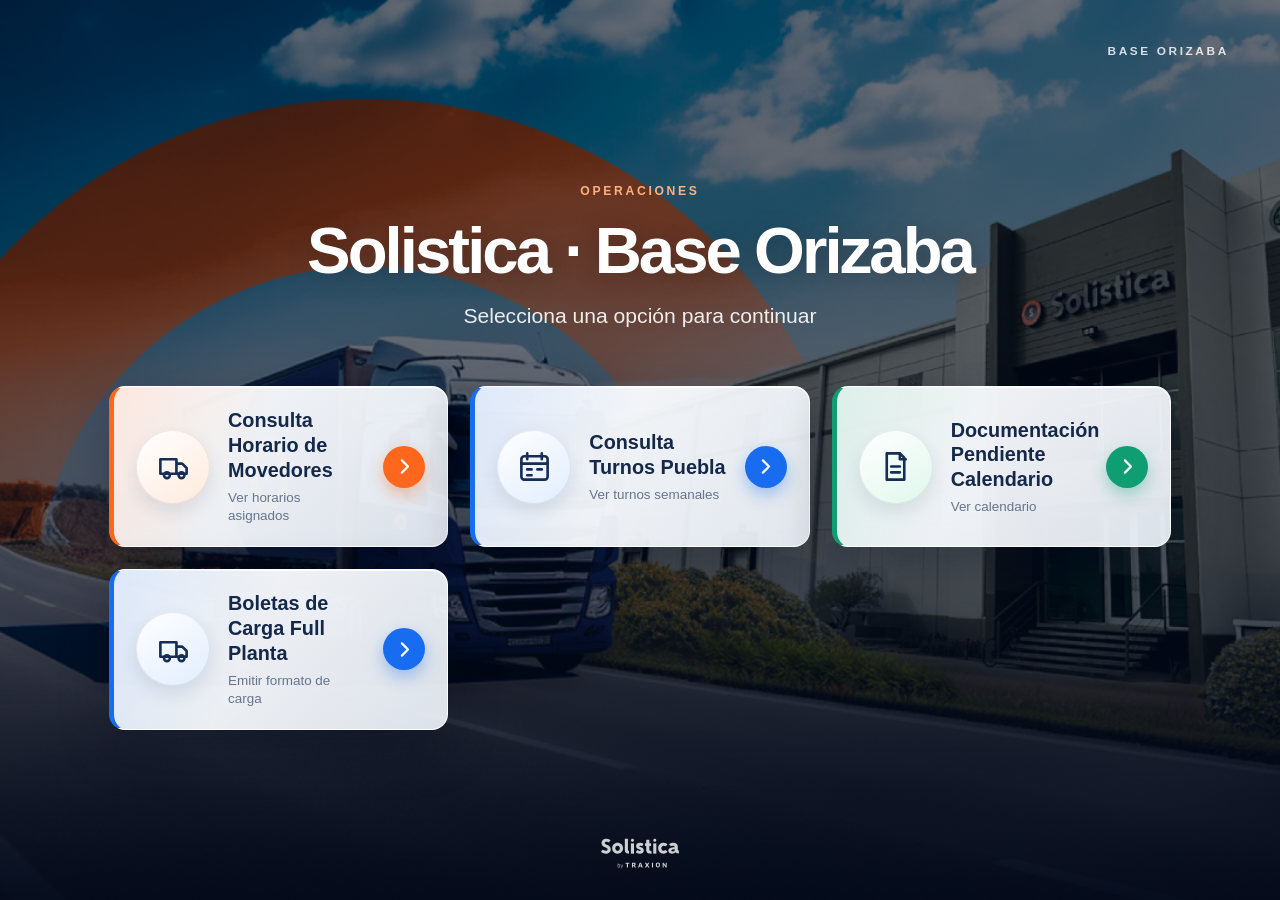
<file: index.html>
<!DOCTYPE html>
<html lang="es">
<head>
  <meta charset="UTF-8">
  <meta name="viewport" content="width=device-width, initial-scale=1.0">
  <meta name="theme-color" content="#071a2d">
  <meta name="description" content="Centro Operativo Solistica Base Orizaba. Acceso a horarios de movedores y turnos Puebla.">
  <title>Base Orizaba | Solistica</title>
  <link rel="icon" type="image/svg+xml" href="turnospuebla/Recursos_Imagenes/SVG-_15-SOLISTICA V1 COLOR 1.svg" />
  <link rel="stylesheet" href="styles.css?v=20261106">
</head>
<body>
  <main class="hero">
    <header class="site-header"><div class=""></div></span></a>
      <span class="header-label">BASE ORIZABA</span>
    </header>

    <section class="welcome" aria-labelledby="page-title">
      <div class="intro">
        <p class="eyebrow">OPERACIONES</p>
        <h1 id="page-title">Solistica · Base Orizaba</h1>
        <p class="subtitle">Selecciona una opción para continuar</p>
      </div>

      <nav class="menu-grid" aria-label="Consultas disponibles">
        <a class="menu-card menu-card--orange" href="./horariosmovedores/">
          <span class="menu-icon" aria-hidden="true">
            <svg viewBox="0 0 24 24" fill="none" stroke="currentColor" stroke-width="1.8" stroke-linecap="round" stroke-linejoin="round">
              <path d="M3 7h11v10H3zM14 10h4l3 3v4h-7z"/>
              <circle cx="7.5" cy="18" r="2"/><circle cx="17.5" cy="18" r="2"/>
            </svg>
          </span>
          <span class="menu-copy">
            <strong>Consulta<br>Horario de Movedores</strong>
            <small>Ver horarios asignados</small>
          </span>
          <span class="menu-arrow" aria-hidden="true">
            <svg viewBox="0 0 24 24" fill="none" stroke="currentColor" stroke-width="2.5" stroke-linecap="round" stroke-linejoin="round"><path d="m9 5 7 7-7 7"/></svg>
          </span>
        </a>

        <a class="menu-card menu-card--blue" href="./turnospuebla/">
          <span class="menu-icon" aria-hidden="true">
            <svg viewBox="0 0 24 24" fill="none" stroke="currentColor" stroke-width="1.8" stroke-linecap="round" stroke-linejoin="round">
              <rect x="3" y="5" width="18" height="16" rx="2"/>
              <path d="M7 3v4M17 3v4M3 10h18M7 14h3M14 14h3M7 18h3"/>
            </svg>
          </span>
          <span class="menu-copy">
            <strong>Consulta<br>Turnos Puebla</strong>
            <small>Ver turnos semanales</small>
          </span>
          <span class="menu-arrow" aria-hidden="true">
            <svg viewBox="0 0 24 24" fill="none" stroke="currentColor" stroke-width="2.5" stroke-linecap="round" stroke-linejoin="round"><path d="m9 5 7 7-7 7"/></svg>
          </span>
        </a>

        <a class="menu-card menu-card--green" href="documentacionpendiente/">
          <span class="menu-icon" aria-hidden="true">
            <svg viewBox="0 0 24 24" fill="none" stroke="currentColor" stroke-width="1.8" stroke-linecap="round" stroke-linejoin="round">
              <path d="M6 3h9l3 3v15H6z"/>
              <path d="M15 3v4h4M9 12h6M9 16h6"/>
            </svg>
          </span>
          <span class="menu-copy">
            <strong>Documentación<br>Pendiente<br>Calendario</strong>
            <small>Ver calendario</small>
          </span>
          <span class="menu-arrow" aria-hidden="true">
            <svg viewBox="0 0 24 24" fill="none" stroke="currentColor" stroke-width="2.5" stroke-linecap="round" stroke-linejoin="round"><path d="m9 5 7 7-7 7"/></svg>
          </span>
        </a>

        <a class="menu-card menu-card--blue" href="cargasplanta/">
          <span class="menu-icon" aria-hidden="true">
            <svg viewBox="0 0 24 24" fill="none" stroke="currentColor" stroke-width="1.8" stroke-linecap="round" stroke-linejoin="round">
              <path d="M3 7h11v10H3zM14 10h4l3 3v4h-7z"/><circle cx="7.5" cy="18" r="2"/><circle cx="17.5" cy="18" r="2"/>
            </svg>
          </span>
          <span class="menu-copy">
            <strong>Boletas de<br>Carga Full Planta</strong>
            <small>Emitir formato de carga</small>
          </span>
          <span class="menu-arrow" aria-hidden="true">
            <svg viewBox="0 0 24 24" fill="none" stroke="currentColor" stroke-width="2.5" stroke-linecap="round" stroke-linejoin="round"><path d="m9 5 7 7-7 7"/></svg>
          </span>
        </a>
      </nav>
    </section>

    <footer class="site-footer">
      <img src="./assets/logo-solistica.svg?v=20261106" alt="Solistica">
    </footer>
  </main>
</body>
</html>
</file>
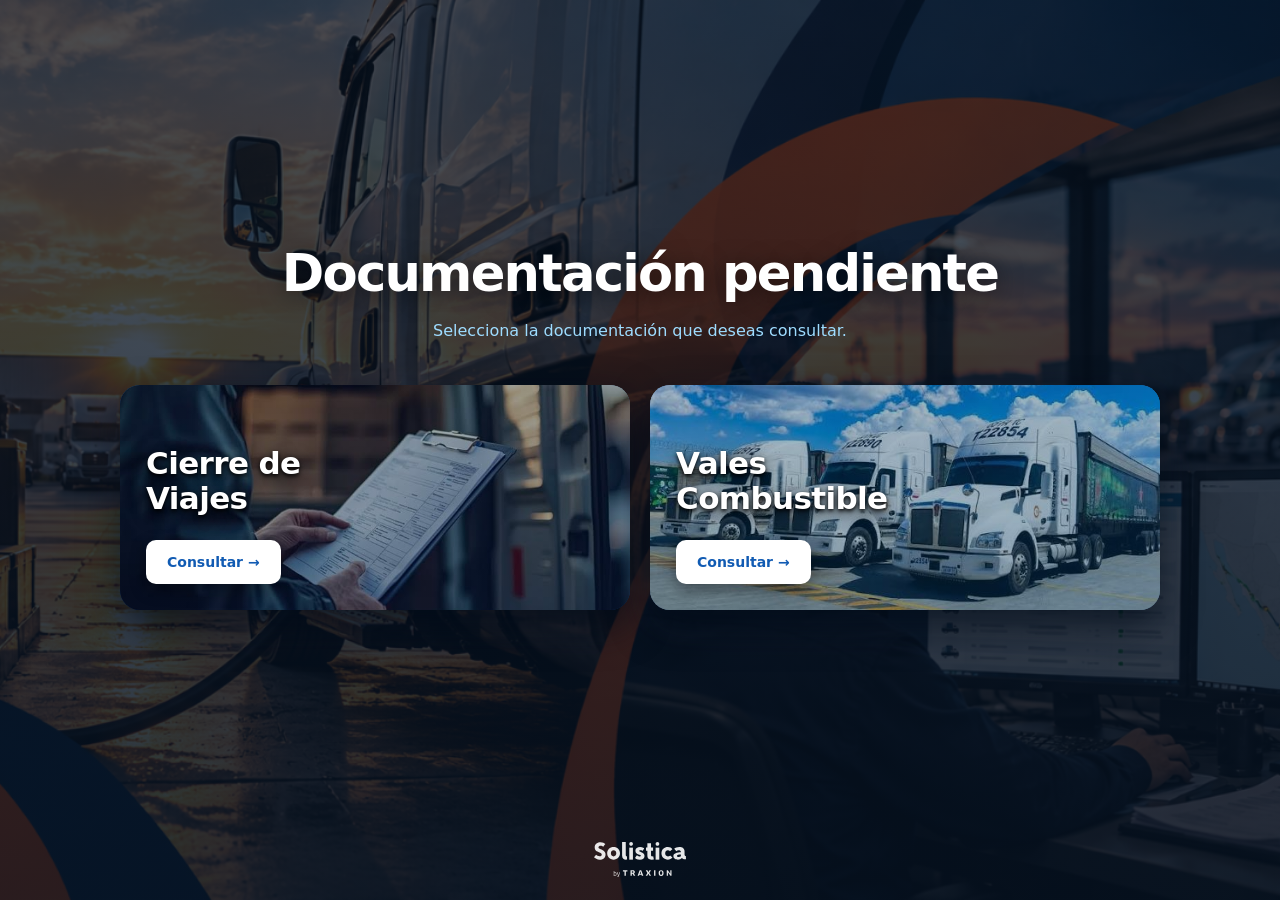
<file: documentacionpendiente/index.html>
<!doctype html>
<html lang="es">

<head>
    <meta charset="UTF-8">
    <meta name="viewport" content="width=device-width, initial-scale=1.0">
    <meta name="theme-color" content="#071a2d">
    <meta name="description"
        content="Centro Operativo Solistica Base Orizaba. Acceso a horarios de movedores y turnos Puebla.">
    <title>Documentación pendiente | Solistica</title>
    <link rel="icon" type="image/svg+xml" href="Recursos_Imagenes/SVG-_15-SOLISTICA V1 COLOR 1.svg?v=20261106" />
    <link rel="stylesheet" href="styles.css?v=20261106">
</head>

<body class="landing">
    <main class="wrap">
        <div class="intro">
            <h1>Documentación pendiente</h1>
            <p>Selecciona la documentación que deseas consultar.</p>
        </div>
        <nav class="cards" aria-label="Documentación pendiente"><a class="tile planta" href="cierredeviajes/">
                <h2>Cierre de<br>Viajes</h2><span class="button">Consultar →</span>
            </a><a class="tile cad" href="valesdiesel/">
                <h2>Vales<br>Combustible</h2><span class="button">Consultar →</span>
            </a></nav>
    </main>
    <footer class="landing-footer"><a href="https://traxion.global/es/solistica" aria-label="Visitar el sitio de Solistica"><img
            src="Recursos_Imagenes/logo-solistica.svg?v=20261106" alt="Solistica"></a></footer>
</body>

</html>
</file>
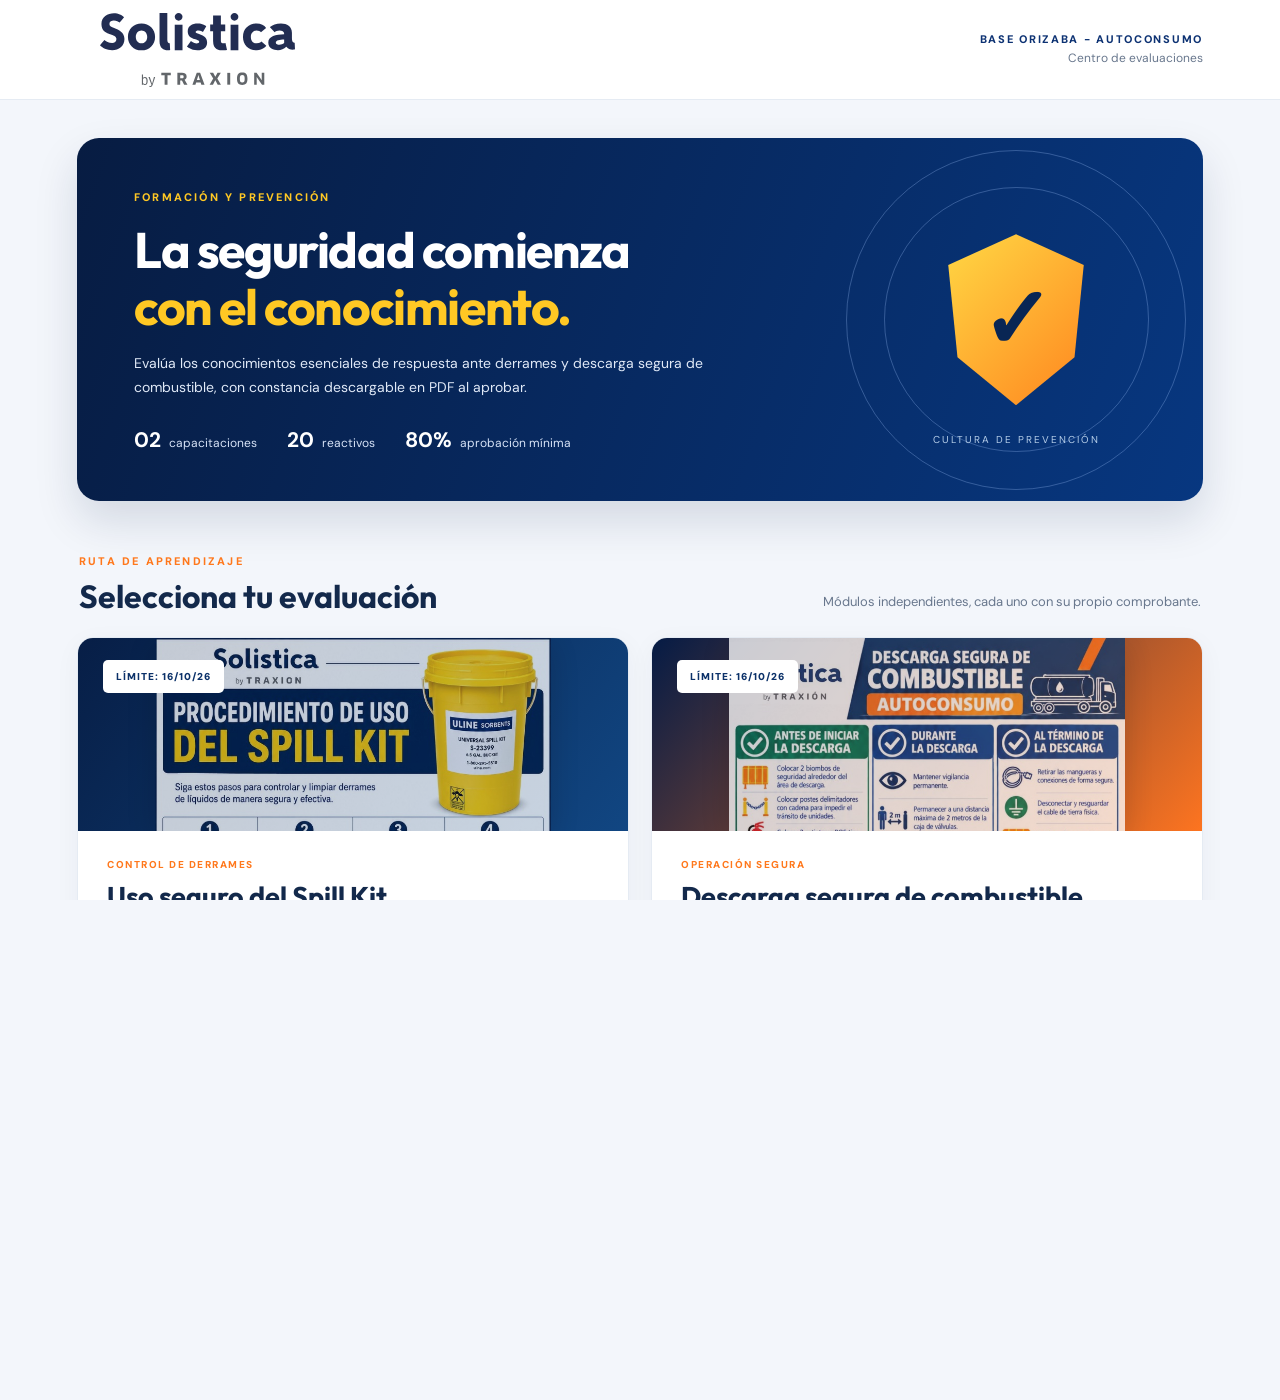
<file: evaluaciones_cursos/index.html>
<!doctype html>
<html lang="es">
<head>
<meta charset="UTF-8"><meta name="viewport" content="width=device-width, initial-scale=1">
<meta name="theme-color" content="#071e46"><title>Solistica | Cursos de Seguridad</title>
    <link rel="icon" type="image/svg+xml" href="assets/LogoPrincipal.svg?v=20261106" sizes="32x32">
<link rel="stylesheet" href="styles.css?v=20261106">
</head>
<body>
<header class="header"><div class="brand" aria-label="Área reservada para el logotipo de Solistica"><img id="brandLogo" src="assets/LogoPrincipal.svg?v=20261106" alt="Solistica by TRAXION" onerror="this.style.display='none'"></div><div class="header-right"><span class="header-pill">BASE ORIZABA - AUTOCONSUMO</span><span class="header-sub">Centro de evaluaciones</span></div></header>
<main class="shell"> <section id="home" class="view active">
  <div class="hero"><div><span class="eyebrow">FORMACIÓN Y PREVENCIÓN</span><h1>La seguridad comienza<br><em> con el conocimiento.</em></h1><p>Evalúa los conocimientos esenciales de respuesta ante derrames y descarga segura de combustible, con constancia descargable en PDF al aprobar.</p><div class="hero-stats"><span><strong>02</strong> capacitaciones</span><span><strong>20</strong> reactivos</span><span><strong>80%</strong> aprobación mínima</span></div></div><div class="hero-art" aria-hidden="true"><div class="shield"><span>✓</span></div><div class="orbit orbit-one"></div><div class="orbit orbit-two"></div><div class="art-tag">CULTURA DE PREVENCIÓN</div></div></div>
  <div class="section-title"><div><span class="eyebrow dark">RUTA DE APRENDIZAJE</span><h2>Selecciona tu evaluación</h2></div><p>Módulos independientes, cada uno con su propio comprobante.</p></div>
  <div class="courses"><article class="course"><div class="course-image spill"><img src="assets/infografia_spill_kit.jpeg?v=20261106" alt="Infografía del procedimiento de uso del Spill Kit"><span class="course-n">LÍMITE: 16/10/26</span></div><div class="course-body"><div class="micro">CONTROL DE DERRAMES</div><h3>Uso seguro del Spill Kit</h3><p>Identificación de riesgos, contención, absorción, limpieza y disposición de residuos.</p><div class="meta"><span>◷ 10 preguntas</span><span>◈ 80% mínimo</span></div><button class="primary" onclick="location.href='spill-kit/'">Comenzar evaluación <span>→</span></button></div></article>
  <article class="course"><div class="course-image fuel"><img src="assets/infografia_autoconsumo.jpeg?v=20261106" alt="Infografía de descarga segura de combustible de autoconsumo"><span class="course-n">LÍMITE: 16/10/26</span></div><div class="course-body"><div class="micro">OPERACIÓN SEGURA</div><h3>Descarga segura de combustible</h3><p>Preparativos, medidas durante la descarga, cierre de operación y respuesta ante emergencias.</p><div class="meta"><span>◷ 10 preguntas</span><span>◈ 80% mínimo</span></div><button class="primary" onclick="location.href='autoconsumo/'">Comenzar evaluación <span>→</span></button></div></article></div>
 <div class="notice"><span class="notice-ico">i</span><p>Las evaluaciones están basadas en las infografías proporcionadas. La constancia acredita únicamente el resultado del cuestionario; no sustituye la capacitación práctica ni las autorizaciones operativas.</p></div>
 </section>
</main><footer><div class="footer-brand">Solistica <small>by TRAXION</small></div><span>La seguridad es responsabilidad de todos.</span><span>USE · REPORTE · REPONGA</span></footer>
</body></html>
</file>
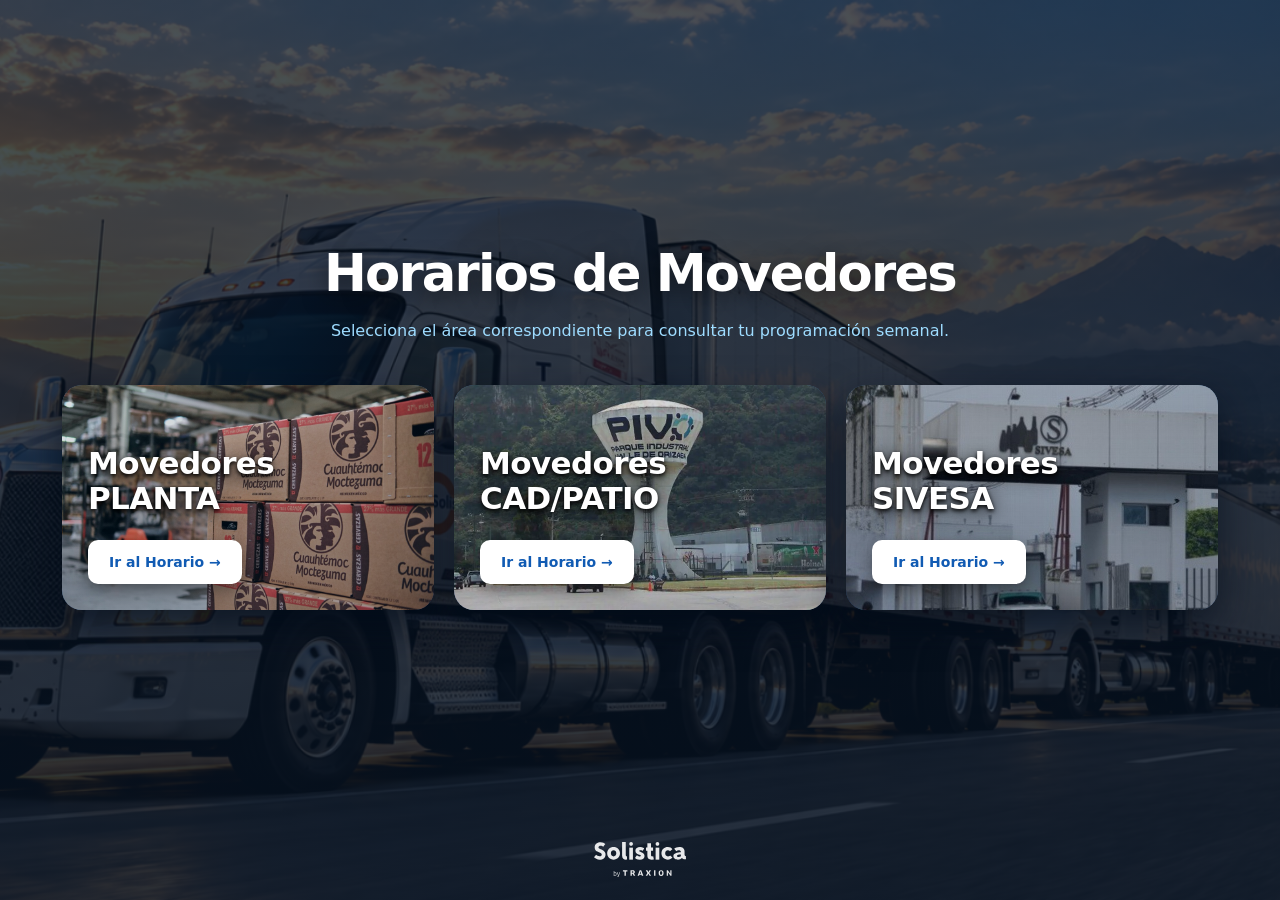
<file: horariosmovedores/index.html>
<!doctype html>
<html lang="es">

<head>
    <meta charset="UTF-8">
    <meta name="viewport" content="width=device-width, initial-scale=1.0">
    <meta name="theme-color" content="#071a2d">
    <meta name="description"
        content="Centro Operativo Solistica Base Orizaba. Acceso a horarios de movedores y turnos Puebla.">
    <title>Horario Movedores | Solistica</title>
    <link rel="icon" type="image/svg+xml" href="Recursos_Imagenes/SVG-_15-SOLISTICA V1 COLOR 1.svg?v=20261106" />
    <link rel="stylesheet" href="styles.css?v=20261106">
</head>

<body class="landing">
    <main class="wrap">
        <div class="intro">
            <h1>Horarios de Movedores</h1>
            <p>Selecciona el área correspondiente para consultar tu programación semanal.</p>
        </div>
        <nav class="cards" aria-label="Áreas de movedores"><a class="tile planta" href="planta/">
                <h2>Movedores<br>PLANTA</h2><span class="button">Ir al Horario →</span>
            </a><a class="tile cad" href="cad/">
                <h2>Movedores<br>CAD/PATIO</h2><span class="button">Ir al Horario →</span>
            </a><a class="tile base" href="sivesa/">
                <h2>Movedores<br>SIVESA</h2><span class="button">Ir al Horario →</span>
            </a></nav>
    </main>
    <footer class="landing-footer"><a href="https://traxion.global/es/solistica" aria-label="Visitar el sitio de Solistica"><img
            src="Recursos_Imagenes/logo-solistica.svg?v=20261106" alt="Solistica"></a></footer>
</body>

</html>
</file>
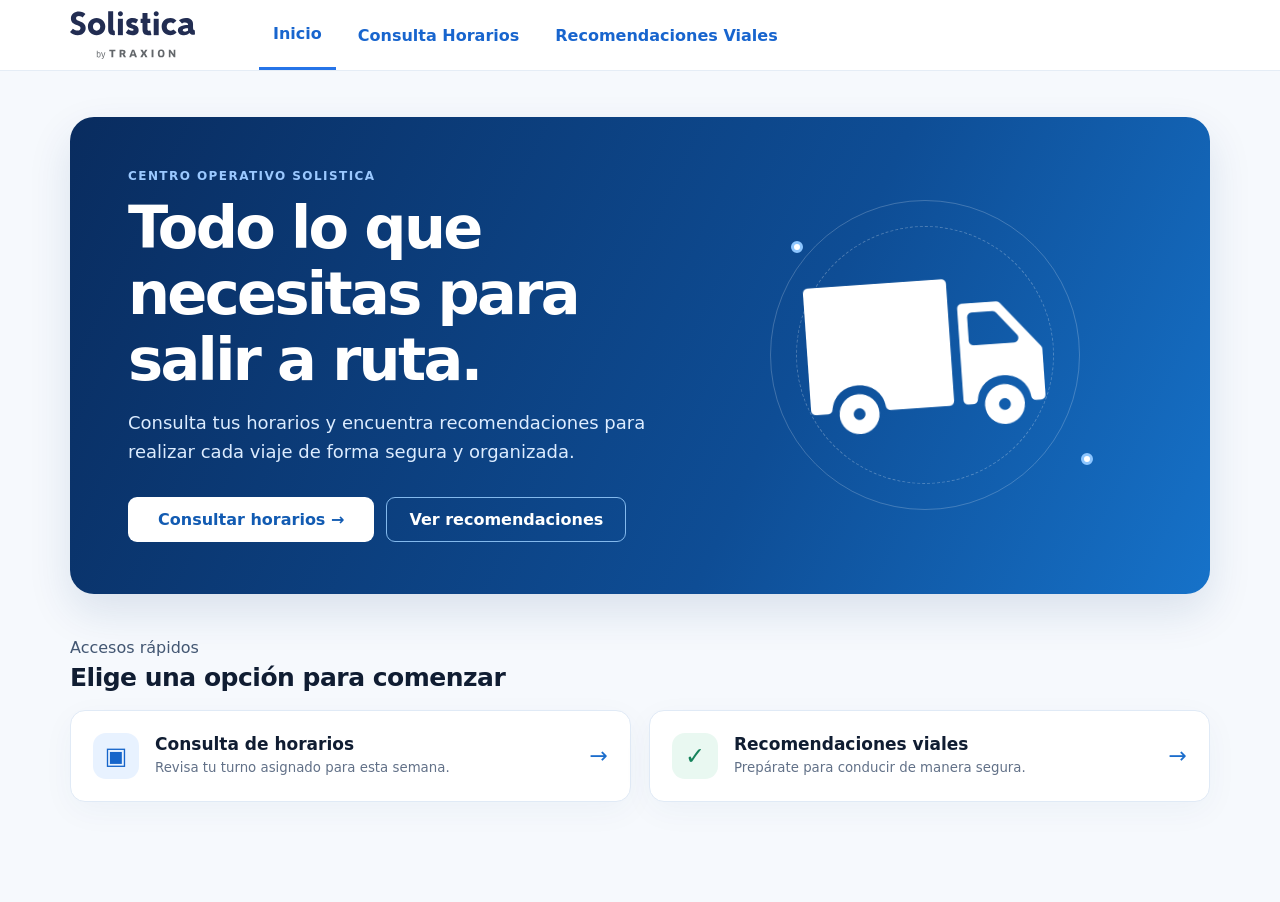
<file: SalidasPuebla/index.html>
<!doctype html>
<html lang="es">
<head>
  <meta charset="UTF-8" />
  <meta name="viewport" content="width=device-width, initial-scale=1" />
  <meta name="theme-color" content="#ffffff" />
  <meta name="description" content="Centro de consulta para la operación de Solistica." />
  <meta http-equiv="Cache-Control" content="no-cache, no-store, must-revalidate" />
  <meta http-equiv="Pragma" content="no-cache" />
  <meta http-equiv="Expires" content="0" />
  <title>Centro Operativo | Solistica</title>
  <link rel="icon" type="image/svg+xml" href="Recursos_Imagenes/SVG-_15-SOLISTICA%20V1%20COLOR%201.svg?v=202610081254" />
  <link rel="stylesheet" href="styles.css?v=202610081254" />
  <script src="app.js?v=202610081254" defer></script>
</head>
<body>
  <header class="topbar">
    <div class="topbar-inner">
      <a class="brand" href="https://traxion.global/es/solistica" aria-label="Visitar el sitio de Solistica">
        <img src="Recursos_Imagenes/SVG-_15-SOLISTICA%20V1%20COLOR%201.svg" alt="Solistica" />
      </a>
      <nav class="main-nav" aria-label="Secciones principales">
        <button class="nav-tab nav-current" type="button" data-section="home" aria-current="page">Inicio</button>
        <button class="nav-tab" type="button" data-section="schedules">Consulta Horarios</button>
        <button class="nav-tab" type="button" data-section="recommendations">Recomendaciones Viales</button>
      </nav>
    </div>
  </header>
  <main class="container">
    <section id="home-section" class="home-section" aria-labelledby="home-title">
      <div class="home-hero">
        <div class="hero-copy">
          <span class="eyebrow hero-eyebrow">Centro Operativo Solistica</span>
          <h1 id="home-title">Todo lo que necesitas para salir a ruta.</h1>
          <p>Consulta tus horarios y encuentra recomendaciones para realizar cada viaje de forma segura y organizada.</p>
          <div class="hero-actions">
            <button class="primary-button" type="button" data-section="schedules">Consultar horarios <span aria-hidden="true">→</span></button>
            <button class="secondary-button" type="button" data-section="recommendations">Ver recomendaciones</button>
          </div>
        </div>
        <div class="hero-art" aria-hidden="true">
          <div class="hero-circle"></div>
          <img src="Recursos_Imagenes/71222.png" alt="" />
          <span class="route-dot route-dot-one"></span>
          <span class="route-dot route-dot-two"></span>
        </div>
      </div>
      <div class="home-section-heading">
        <span class="eyebrow">Accesos rápidos</span>
        <h2>Elige una opción para comenzar</h2>
      </div>
      <div class="quick-links">
        <button class="quick-link" type="button" data-section="schedules">
          <span class="quick-link-icon calendar-link-icon" aria-hidden="true">▣</span>
          <span><strong>Consulta de horarios</strong><small>Revisa tu turno asignado para esta semana.</small></span>
          <span class="quick-link-arrow" aria-hidden="true">→</span>
        </button>
        <button class="quick-link" type="button" data-section="recommendations">
          <span class="quick-link-icon safety-link-icon" aria-hidden="true">✓</span>
          <span><strong>Recomendaciones viales</strong><small>Prepárate para conducir de manera segura.</small></span>
          <span class="quick-link-arrow" aria-hidden="true">→</span>
        </button>
      </div>
    </section>

    <div id="schedules-section" hidden>
      <section class="page-heading" aria-labelledby="main-title">
      <div><h1 id="main-title">Salidas a Puebla</h1><p>Consulta tu turno asignado.</p></div>
      </section>

      <section class="week-card" aria-label="Seleccionar semana">
      <div class="week-summary"><img class="calendar-icon" src="Recursos_Imagenes/61469.png" alt="" aria-hidden="true" /><div><span class="eyebrow">Semana del</span><strong id="week-label">—</strong></div></div>
      <div class="week-controls">
        <button id="prev-week" class="icon-button" type="button" aria-label="Semana anterior">‹</button>
        <label class="date-field"><span class="sr-only">Elegir una fecha de la semana</span><input id="week-input" type="date" aria-label="Selecciona una fecha de la semana" /></label>
        <button id="next-week" class="icon-button" type="button" aria-label="Semana siguiente">›</button>
      </div>
      </section>

      <section class="table-section" aria-label="Tabla de horarios semanales">
      <div class="table-scroll" tabindex="0" aria-label="Desplaza horizontalmente para consultar todos los días">
        <table>
          <thead><tr><th scope="col">Operador</th><th scope="col" id="d0"></th><th scope="col" id="d1"></th><th scope="col" id="d2"></th><th scope="col" id="d3"></th><th scope="col" id="d4"></th><th scope="col" id="d5"></th><th scope="col" id="d6"></th></tr></thead>
          <tbody id="schedule-body"></tbody>
        </table>
      </div>
      <p id="status" class="status" role="status" aria-live="polite"></p>
      <p class="scroll-hint">En celular, desliza la tabla horizontalmente para ver los siete días.</p>
      </section>
    </div>

    <section id="recommendations-section" class="recommendations-section" aria-labelledby="recommendations-title" hidden>
      <div class="page-heading">
        <div><h1 id="recommendations-title">Recomendaciones Viales</h1><p>Buenas prácticas para conducir con seguridad durante tu viaje.</p></div>
      </div>
      <div class="recommendations-grid">
        <article class="recommendation-card">
          <span class="recommendation-number" aria-hidden="true">1</span>
          <div><h2>Antes de salir</h2><p>Revisa frenos, llantas, luces, espejos y niveles. Confirma que llevas cinturón, documentación y el equipo de seguridad necesario.</p></div>
        </article>
        <article class="recommendation-card">
          <span class="recommendation-number" aria-hidden="true">2</span>
          <div><h2>Conduce con atención</h2><p>Respeta los límites de velocidad, conserva una distancia segura y evita distracciones como el teléfono celular o comer mientras conduces.</p></div>
        </article>
        <article class="recommendation-card">
          <span class="recommendation-number" aria-hidden="true">3</span>
          <div><h2>Descansa y mantente alerta</h2><p>No conduzcas si estás cansado, enfermo o bajo los efectos de alcohol o medicamentos que provoquen sueño. Detente en un lugar seguro si necesitas descansar.</p></div>
        </article>
        <article class="recommendation-card">
          <span class="recommendation-number" aria-hidden="true">4</span>
          <div><h2>Anticípate al camino</h2><p>Observa el tráfico, señaliza tus maniobras con anticipación y adapta la velocidad al clima, la visibilidad y las condiciones de la carretera.</p></div>
        </article>
        <article class="recommendation-card">
          <span class="recommendation-number" aria-hidden="true">5</span>
          <div><h2>Actúa ante una emergencia</h2><p>En caso de falla o incidente, enciende las intermitentes, coloca señalización, busca un sitio seguro y reporta la situación por los canales establecidos.</p></div>
        </article>
        <article class="recommendation-card">
          <span class="recommendation-number" aria-hidden="true">6</span>
          <div><h2>Cuida a los demás</h2><p>Respeta a peatones, ciclistas y motociclistas. Mantén una conducción preventiva y evita maniobras bruscas o adelantamientos riesgosos.</p></div>
        </article>
      </div>
    </section>
  </main>
</body>
</html>
</file>
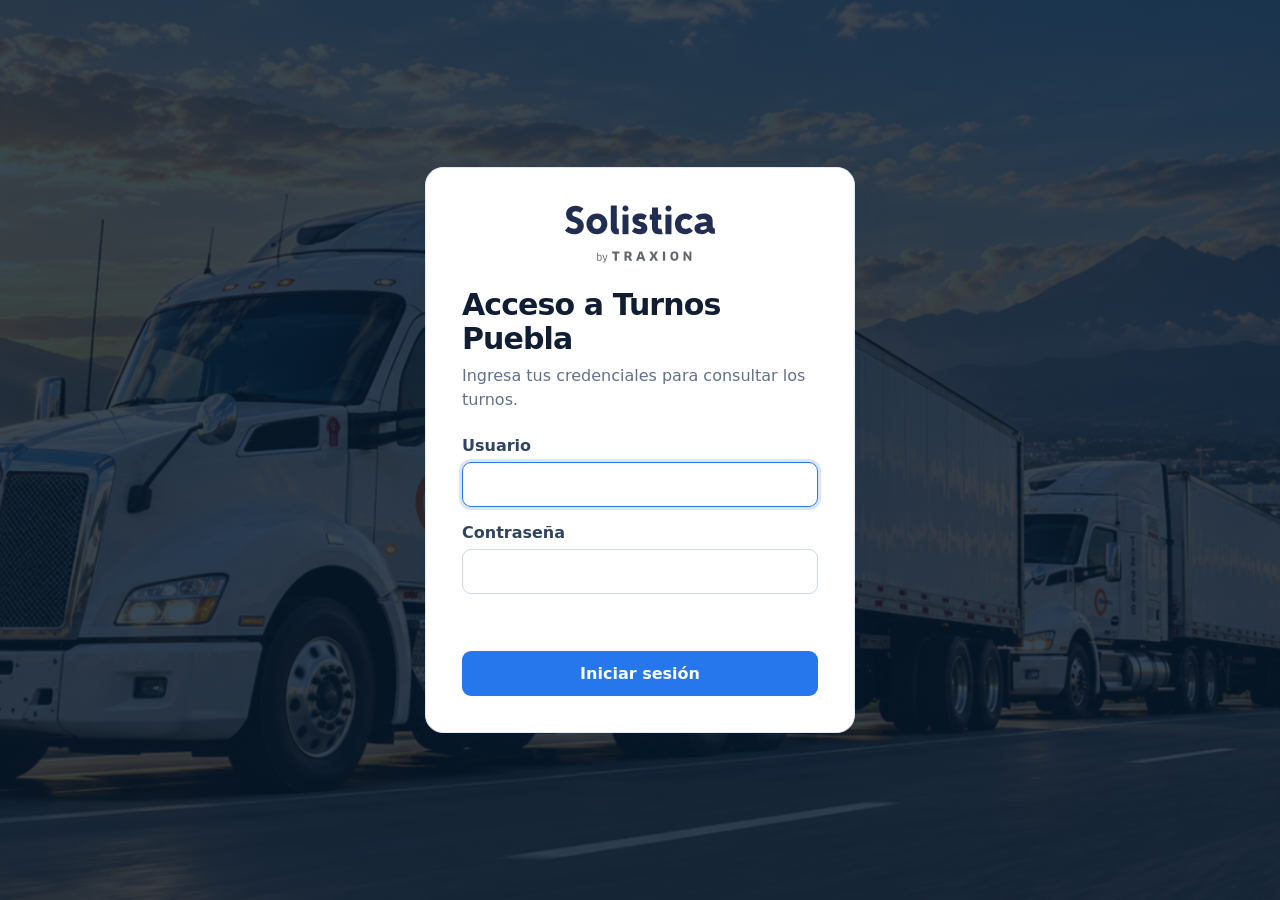
<file: turnospuebla/index.html>
<!doctype html>
<html lang="es">
<head>
  <meta charset="UTF-8" />
  <meta name="viewport" content="width=device-width, initial-scale=1" />
  <meta name="theme-color" content="#ffffff" />
  <meta name="description" content="Centro de consulta para la operación de Solistica." />
  <meta http-equiv="Cache-Control" content="no-cache, no-store, must-revalidate" />
  <meta http-equiv="Pragma" content="no-cache" />
  <meta http-equiv="Expires" content="0" />
  <title>Proyecto Puebla | Solistica</title>
  <link rel="icon" type="image/svg+xml" href="Recursos_Imagenes/SVG-_15-SOLISTICA%20V1%20COLOR%201.svg?v=20261106" />
  <link rel="stylesheet" href="../horariosmovedores/auth.css?v=20261106" />
  <link rel="stylesheet" href="styles.css?v=20261106" />
  <script src="../horariosmovedores/auth.js?v=20261106" defer></script>
  <script src="app.js?v=20261106" defer></script>
</head>
<body class="protected-page" data-area="turnospuebla">
  <section class="login-shell" aria-labelledby="login-title">
    <form class="login-card" id="login-form" autocomplete="off">
      <img class="login-logo" src="Recursos_Imagenes/SVG-_15-SOLISTICA%20V1%20COLOR%201.svg?v=20261106"
        alt="Solistica" />
      <h1 id="login-title">Acceso a <span id="login-area">Turnos Puebla</span></h1>
      <p class="login-subtitle">Ingresa tus credenciales para consultar los turnos.</p>
      <label class="login-field" for="login-usuario">Usuario
        <input id="login-usuario" name="usuario" type="text" autocomplete="username" required />
      </label>
      <label class="login-field" for="login-contrasena">Contraseña
        <input id="login-contrasena" name="contrasena" type="password" autocomplete="current-password" required />
      </label>
      <p class="login-error" id="login-error" role="alert" aria-live="polite"></p>
      <button class="login-button" type="submit">Iniciar sesión</button>
    </form>
  </section>
  <header class="topbar">
    <div class="topbar-inner">
      <a class="brand" href="https://traxion.global/es/solistica" aria-label="Visitar el sitio de Solistica">
        <img src="Recursos_Imagenes/SVG-_15-SOLISTICA%20V1%20COLOR%201.svg?v=20261106" alt="Solistica" />
      </a>
      <nav class="main-nav" aria-label="Secciones principales">
        <button class="nav-tab nav-current" type="button" data-section="home" aria-current="page">Inicio</button>
        <button class="nav-tab" type="button" data-section="schedules">Consulta Horarios</button>
        <button class="nav-tab" type="button" data-section="recommendations">Recomendaciones Viales</button>
      </nav>
      <span class="welcome-user" id="welcome-user" aria-live="polite"></span>
      <button class="logout-button" id="logout-button" type="button">Cerrar sesión</button>
    </div>
  </header>
  <main class="container">
    <section id="home-section" class="home-section" aria-labelledby="home-title">
      <div class="home-hero">
        <div class="hero-copy">
          <span class="eyebrow hero-eyebrow">Proyecto Puebla</span>
          <h1 id="home-title">Todo lo que necesitas para salir a ruta.</h1>
          <p>Consulta tu turno de descarga y encuentra recomendaciones para realizar cada viaje de forma segura y organizada.</p>
          <div class="hero-actions">
            <button class="primary-button" type="button" data-section="schedules">Consultar horarios <span aria-hidden="true">→</span></button>
            <button class="secondary-button" type="button" data-section="recommendations">Ver recomendaciones</button>
          </div>
        </div>
      </div>
    </section>

    <div id="schedules-section" hidden>
      <section class="page-heading" aria-labelledby="main-title">
      <div><h1 id="main-title">Descargas a Puebla</h1><p>Consulta tu turno asignado.</p></div>
      </section>

      <section class="week-card" aria-label="Seleccionar semana">
      <div class="week-summary"><img class="calendar-icon" src="Recursos_Imagenes/61469.png?v=20261106" alt="" aria-hidden="true" /><div><span class="eyebrow">Semana del</span><strong id="week-label">—</strong></div></div>
      <div class="week-controls">
        <button id="prev-week" class="icon-button" type="button" aria-label="Semana anterior">‹</button>
        <label class="date-field"><span class="sr-only">Elegir una fecha de la semana</span><input id="week-input" type="date" aria-label="Selecciona una fecha de la semana" /></label>
        <button id="next-week" class="icon-button" type="button" aria-label="Semana siguiente">›</button>
        <button id="download-table" class="download-button" type="button" aria-label="Descargar turno" title="Descargar turno"><span class="download-label">Descargar Turno</span><span class="download-icon" aria-hidden="true">↓</span></button>
      </div>
      </section>

      <section class="table-section" aria-label="Tabla de horarios semanales">
      <div class="table-scroll" tabindex="0" aria-label="Desplaza horizontalmente para consultar todos los días">
        <table>
          <thead><tr><th scope="col">Operador</th><th scope="col" id="d0"></th><th scope="col" id="d1"></th><th scope="col" id="d2"></th><th scope="col" id="d3"></th><th scope="col" id="d4"></th><th scope="col" id="d5"></th><th scope="col" id="d6"></th></tr></thead>
          <tbody id="schedule-body"></tbody>
        </table>
      </div>
      <p id="status" class="status" role="status" aria-live="polite"></p>
      <p class="scroll-hint">En celular, desliza la tabla horizontalmente para ver los siete días.</p>
      </section>
    </div>

    <section id="recommendations-section" class="recommendations-section" aria-labelledby="recommendations-title" hidden>
      <div class="page-heading">
        <div><h1 id="recommendations-title">Recomendaciones Viales</h1><p>Buenas prácticas para conducir con seguridad durante tu viaje.</p></div>
      </div>
      <div class="recommendations-grid">
        <article class="recommendation-card">
          <span class="recommendation-number" aria-hidden="true">1</span>
          <div><h2>Antes de salir</h2><p>Revisa frenos, llantas, luces, espejos y niveles. Confirma que llevas cinturón, documentación y el equipo de seguridad necesario.</p></div>
        </article>
        <article class="recommendation-card">
          <span class="recommendation-number" aria-hidden="true">2</span>
          <div><h2>Conduce con atención</h2><p>Respeta los límites de velocidad, conserva una distancia segura y evita distracciones como el teléfono celular o comer mientras conduces.</p></div>
        </article>
        <article class="recommendation-card">
          <span class="recommendation-number" aria-hidden="true">3</span>
          <div><h2>Descansa y mantente alerta</h2><p>No conduzcas si estás cansado, enfermo o bajo los efectos de alcohol o medicamentos que provoquen sueño. Detente en un lugar seguro si necesitas descansar.</p></div>
        </article>
        <article class="recommendation-card">
          <span class="recommendation-number" aria-hidden="true">4</span>
          <div><h2>Anticípate al camino</h2><p>Observa el tráfico, señaliza tus maniobras con anticipación y adapta la velocidad al clima, la visibilidad y las condiciones de la carretera.</p></div>
        </article>
        <article class="recommendation-card">
          <span class="recommendation-number" aria-hidden="true">5</span>
          <div><h2>Actúa ante una emergencia</h2><p>En caso de falla o incidente, enciende las intermitentes, coloca señalización, busca un sitio seguro y reporta la situación por los canales establecidos.</p></div>
        </article>
        <article class="recommendation-card">
          <span class="recommendation-number" aria-hidden="true">6</span>
          <div><h2>Cuida a los demás</h2><p>Respeta a peatones, ciclistas y motociclistas. Mantén una conducción preventiva y evita maniobras bruscas o adelantamientos riesgosos.</p></div>
        </article>
      </div>
    </section>
  </main>
</body>
</html>
</file>
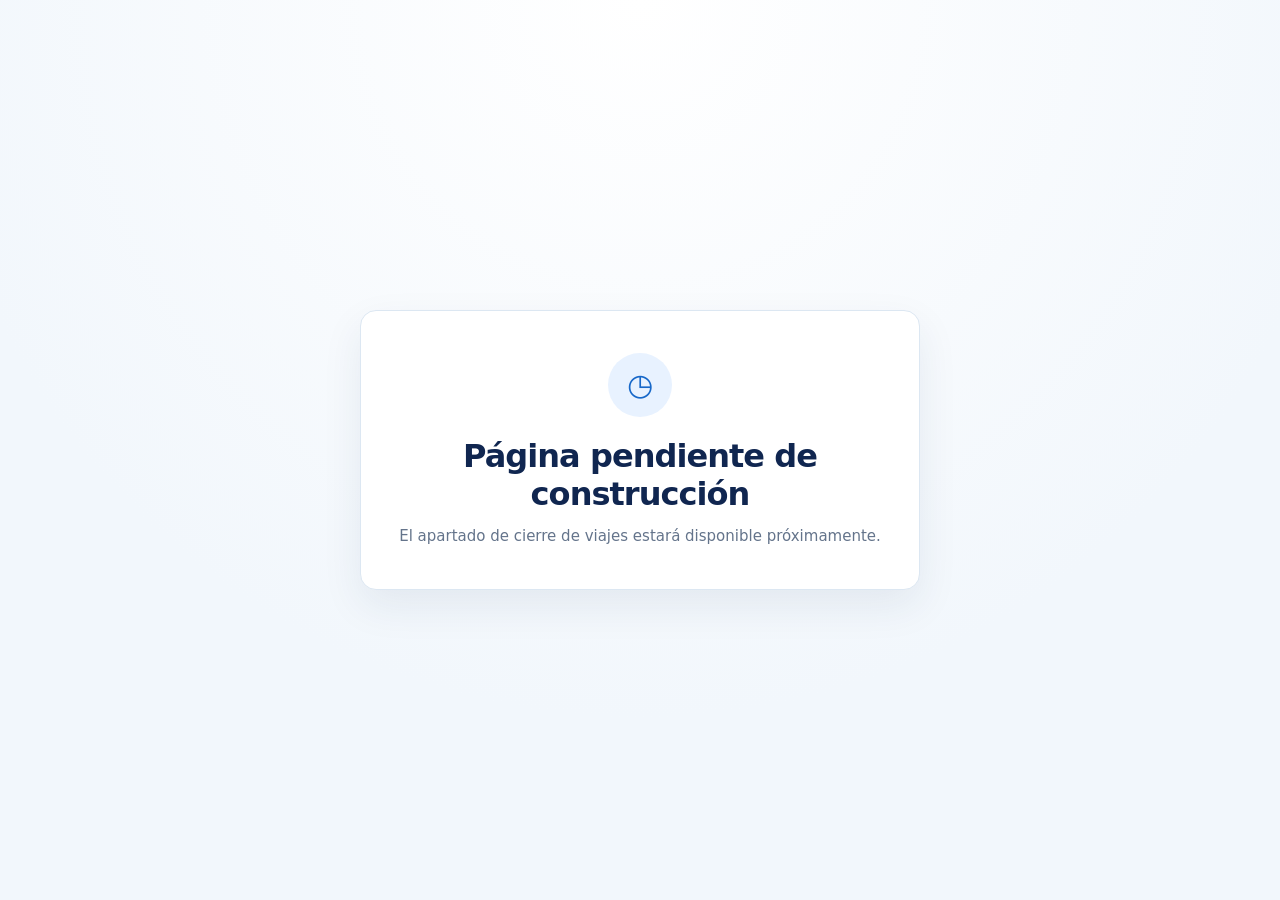
<file: documentacionpendiente/cierredeviajes/index.html>
<!doctype html>
<html lang="es">

<head>
    <meta charset="UTF-8">
    <meta name="viewport" content="width=device-width, initial-scale=1.0">
    <meta name="theme-color" content="#071a2d">
    <title>Cierre de viajes | Próximamente</title>
    <style>
        :root {
            font-family: Inter, system-ui, -apple-system, "Segoe UI", Arial, sans-serif;
            color: #102650;
            background: #f2f7fc;
        }

        * {
            box-sizing: border-box;
        }

        body {
            display: grid;
            min-width: 320px;
            min-height: 100vh;
            margin: 0;
            place-items: center;
            background: radial-gradient(circle at top, #ffffff 0, #f2f7fc 65%);
        }

        main {
            width: min(560px, calc(100% - 32px));
            padding: 42px 30px;
            border: 1px solid #dce7f2;
            border-radius: 16px;
            background: #fff;
            box-shadow: 0 16px 40px #17385a14;
            text-align: center;
        }

        .icon {
            display: grid;
            width: 64px;
            height: 64px;
            margin: 0 auto 20px;
            place-items: center;
            border-radius: 50%;
            background: #e8f2ff;
            color: #1768c9;
            font-size: 30px;
        }

        h1 {
            margin: 0;
            font-size: clamp(24px, 5vw, 32px);
            letter-spacing: -.03em;
        }

        p {
            margin: 12px 0 0;
            color: #64748b;
            font-size: 15px;
            line-height: 1.5;
        }
    </style>
</head>

<body>
    <main>
        <div class="icon" aria-hidden="true">◷</div>
        <h1>Página pendiente de construcción</h1>
        <p>El apartado de cierre de viajes estará disponible próximamente.</p>
    </main>
</body>

</html>
</file>
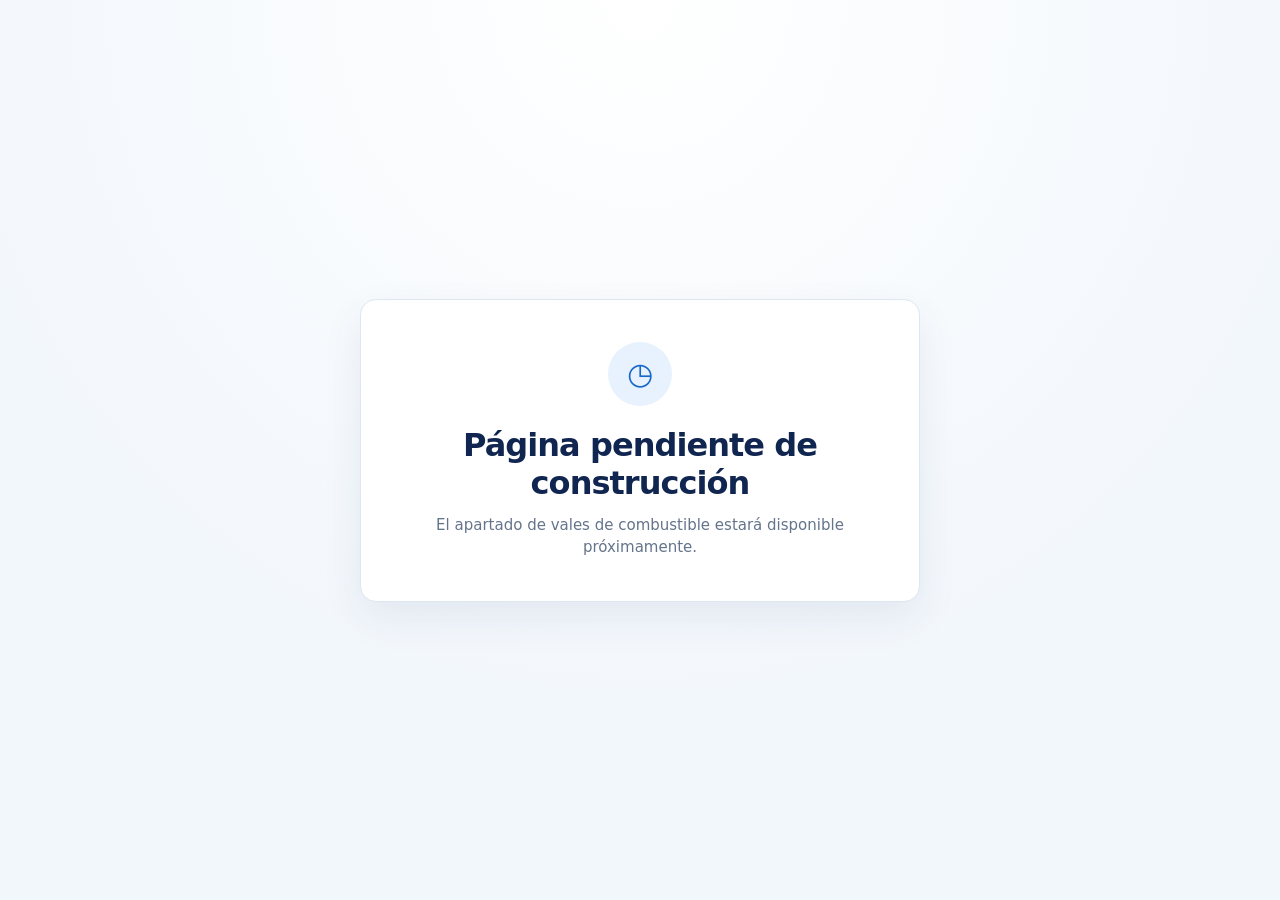
<file: documentacionpendiente/valesdiesel/index.html>
<!doctype html>
<html lang="es">

<head>
    <meta charset="UTF-8">
    <meta name="viewport" content="width=device-width, initial-scale=1.0">
    <meta name="theme-color" content="#071a2d">
    <title>Vales de combustible | Próximamente</title>
    <style>
        :root {
            font-family: Inter, system-ui, -apple-system, "Segoe UI", Arial, sans-serif;
            color: #102650;
            background: #f2f7fc;
        }

        * {
            box-sizing: border-box;
        }

        body {
            display: grid;
            min-width: 320px;
            min-height: 100vh;
            margin: 0;
            place-items: center;
            background: radial-gradient(circle at top, #ffffff 0, #f2f7fc 65%);
        }

        main {
            width: min(560px, calc(100% - 32px));
            padding: 42px 30px;
            border: 1px solid #dce7f2;
            border-radius: 16px;
            background: #fff;
            box-shadow: 0 16px 40px #17385a14;
            text-align: center;
        }

        .icon {
            display: grid;
            width: 64px;
            height: 64px;
            margin: 0 auto 20px;
            place-items: center;
            border-radius: 50%;
            background: #e8f2ff;
            color: #1768c9;
            font-size: 30px;
        }

        h1 {
            margin: 0;
            font-size: clamp(24px, 5vw, 32px);
            letter-spacing: -.03em;
        }

        p {
            margin: 12px 0 0;
            color: #64748b;
            font-size: 15px;
            line-height: 1.5;
        }
    </style>
</head>

<body>
    <main>
        <div class="icon" aria-hidden="true">◷</div>
        <h1>Página pendiente de construcción</h1>
        <p>El apartado de vales de combustible estará disponible próximamente.</p>
    </main>
</body>

</html>
</file>
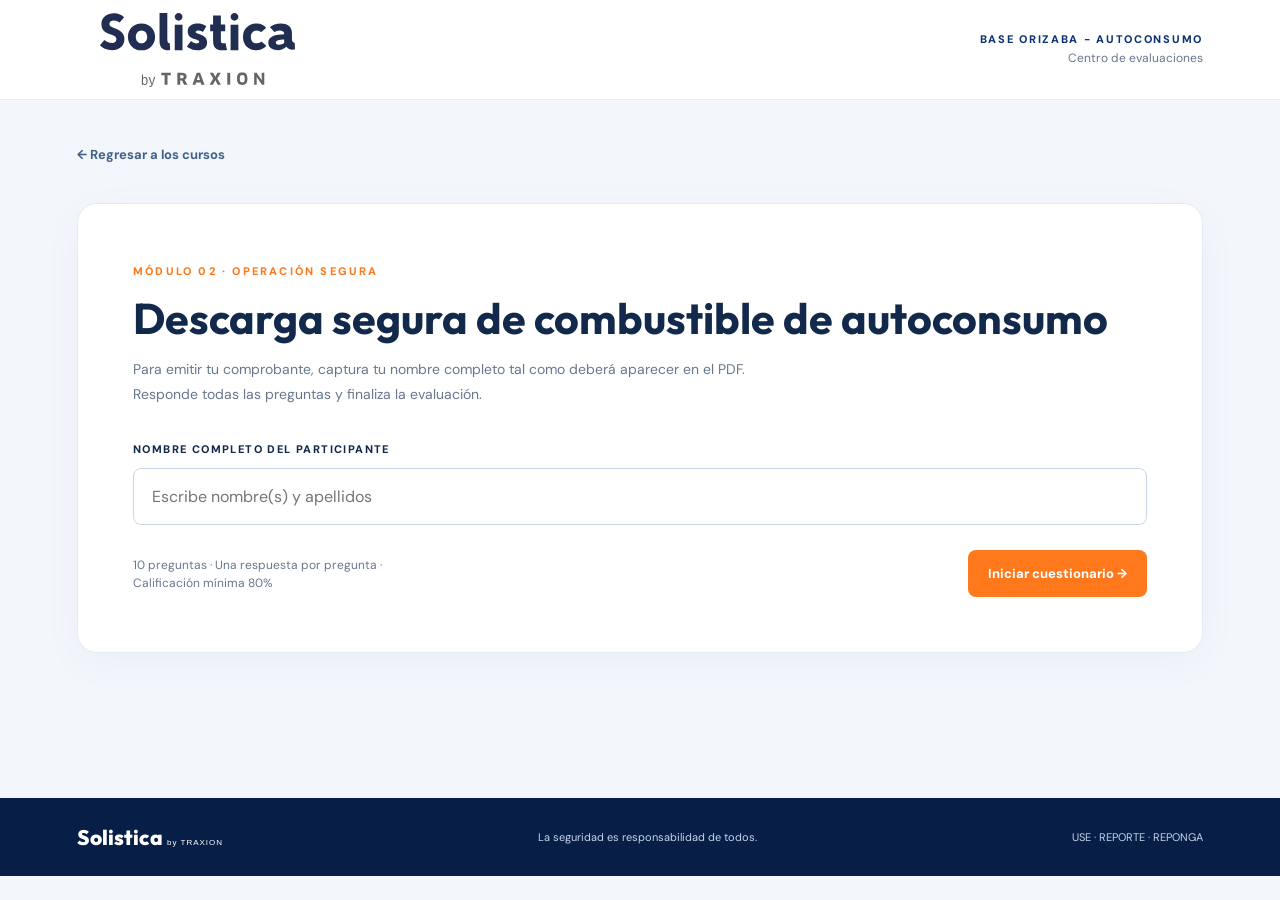
<file: evaluaciones_cursos/autoconsumo/index.html>
<!doctype html>
<html lang="es">
<head>
<meta charset="UTF-8"><meta name="viewport" content="width=device-width, initial-scale=1">
<meta name="theme-color" content="#071e46"><title>Solistica | Descarga de combustible</title>
<link rel="stylesheet" href="../styles.css?v=20261106">
    <link rel="icon" type="image/svg+xml" href="../assets/LogoPrincipal.svg?v=20261106" sizes="32x32">
</head>
<body data-course="fuel">
<header class="header"><div class="brand" aria-label="Área reservada para el logotipo de Solistica"><img id="brandLogo" src="../assets/LogoPrincipal.svg?v=20261106" alt="Solistica by TRAXION" onerror="this.style.display='none'"></div><div class="header-right"><span class="header-pill">BASE ORIZABA - AUTOCONSUMO</span><span class="header-sub">Centro de evaluaciones</span></div></header>
<main class="shell"> <section id="intro" class="view"><button class="back" onclick="location.href='../'">← Regresar a los cursos</button><div class="intro-card"><span class="eyebrow dark" id="introModule"></span><h1 id="introTitle"></h1><p>Para emitir tu comprobante, captura tu nombre completo tal como deberá aparecer en el PDF. Responde todas las preguntas y finaliza la evaluación.</p><form id="startForm"><label for="fullName">NOMBRE COMPLETO DEL PARTICIPANTE</label><input id="fullName" type="text" minlength="5" maxlength="110" autocomplete="name" placeholder="Escribe nombre(s) y apellidos" required><div class="form-footer"><span>10 preguntas · Una respuesta por pregunta · Calificación mínima 80%</span><button class="primary" type="submit">Iniciar cuestionario →</button></div></form></div></section>
 <section id="test" class="view"><button class="back" id="testBack">← Salir de la evaluación</button><div class="test-top"><div><span class="eyebrow dark" id="testModule"></span><h1 id="testTitle"></h1><p id="participantLine"></p></div><div class="progress-number" id="progressNumber">0 / 10</div></div><div class="progress"><div id="progressBar"></div></div><form id="quizForm"><div id="questions"></div><div class="quiz-actions"><p>Verifica tus respuestas antes de enviar; el resultado aparecerá al finalizar.</p><button class="primary" type="submit">Calificar evaluación →</button></div></form></section>
 <section id="result" class="view"><div class="result-card"><div class="result-medallion" id="resultMedallion">✓</div><span class="eyebrow dark">RESULTADO DE LA EVALUACIÓN</span><h1 id="resultHeading"></h1><p id="resultMessage"></p><div class="score-wrap"><div class="score-big"><strong id="resultScore"></strong><span>CALIFICACIÓN OBTENIDA</span></div><div class="score-detail"><div>Participante <strong id="resultName"></strong></div><div>Curso <strong id="resultCourse"></strong></div><div>Fecha de conclusión <strong id="resultDate"></strong></div><div>Respuestas correctas <strong id="resultCorrect"></strong></div></div></div><div class="result-buttons"><button class="primary" id="downloadPdf">Descargar comprobante PDF ↓</button><button class="secondary" id="retry">Repetir evaluación</button><button class="secondary" id="goHome">Ir a los cursos</button></div><div class="result-footnote">Comprobante emitido automáticamente conforme a las respuestas registradas en este navegador. No constituye una certificación externa ni verificación independiente de identidad.</div></div><div id="review" class="review"></div></section>
</main><footer><div class="footer-brand">Solistica <small>by TRAXION</small></div><span>La seguridad es responsabilidad de todos.</span><span>USE · REPORTE · REPONGA</span></footer>
<script src="../script.js?v=20261106"></script>
</body></html>
</file>
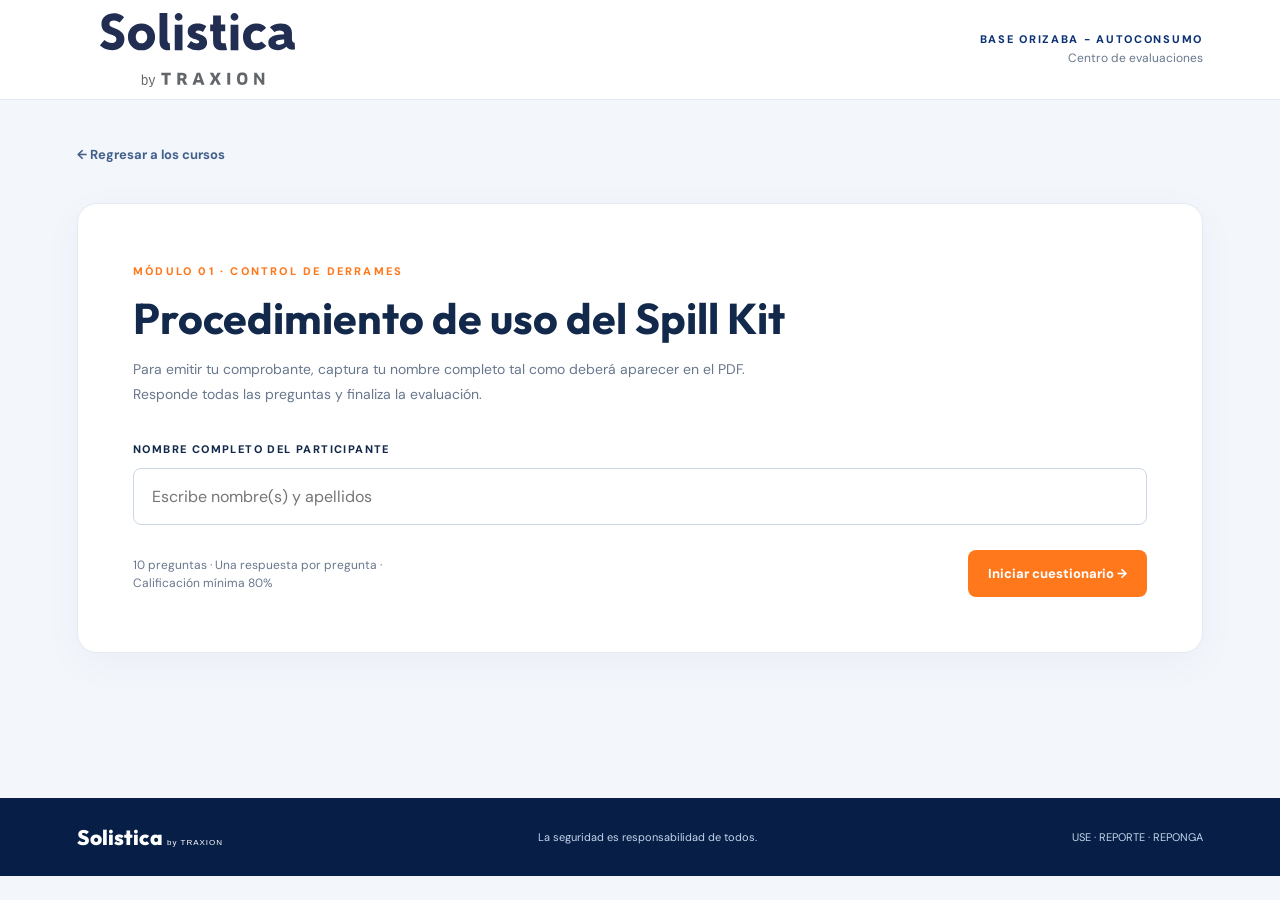
<file: evaluaciones_cursos/spill-kit/index.html>
<!doctype html>
<html lang="es">
<head>
<meta charset="UTF-8"><meta name="viewport" content="width=device-width, initial-scale=1">
<meta name="theme-color" content="#071e46"><title>Solistica | Spill Kit</title>
    <link rel="icon" type="image/svg+xml" href="../assets/LogoPrincipal.svg?v=20261106" sizes="32x32">
<link rel="stylesheet" href="../styles.css?v=20261106">
</head>
<body data-course="spill">
<header class="header"><div class="brand" aria-label="Área reservada para el logotipo de Solistica"><img id="brandLogo" src="../assets/LogoPrincipal.svg?v=20261106" alt="Solistica by TRAXION" onerror="this.style.display='none'"></div><div class="header-right"><span class="header-pill">BASE ORIZABA - AUTOCONSUMO</span><span class="header-sub">Centro de evaluaciones</span></div></header>
<main class="shell"> <section id="intro" class="view"><button class="back" onclick="location.href='../'">← Regresar a los cursos</button><div class="intro-card"><span class="eyebrow dark" id="introModule"></span><h1 id="introTitle"></h1><p>Para emitir tu comprobante, captura tu nombre completo tal como deberá aparecer en el PDF. Responde todas las preguntas y finaliza la evaluación.</p><form id="startForm"><label for="fullName">NOMBRE COMPLETO DEL PARTICIPANTE</label><input id="fullName" type="text" minlength="5" maxlength="110" autocomplete="name" placeholder="Escribe nombre(s) y apellidos" required><div class="form-footer"><span>10 preguntas · Una respuesta por pregunta · Calificación mínima 80%</span><button class="primary" type="submit">Iniciar cuestionario →</button></div></form></div></section>
 <section id="test" class="view"><button class="back" id="testBack">← Salir de la evaluación</button><div class="test-top"><div><span class="eyebrow dark" id="testModule"></span><h1 id="testTitle"></h1><p id="participantLine"></p></div><div class="progress-number" id="progressNumber">0 / 10</div></div><div class="progress"><div id="progressBar"></div></div><form id="quizForm"><div id="questions"></div><div class="quiz-actions"><p>Verifica tus respuestas antes de enviar; el resultado aparecerá al finalizar.</p><button class="primary" type="submit">Calificar evaluación →</button></div></form></section>
 <section id="result" class="view"><div class="result-card"><div class="result-medallion" id="resultMedallion">✓</div><span class="eyebrow dark">RESULTADO DE LA EVALUACIÓN</span><h1 id="resultHeading"></h1><p id="resultMessage"></p><div class="score-wrap"><div class="score-big"><strong id="resultScore"></strong><span>CALIFICACIÓN OBTENIDA</span></div><div class="score-detail"><div>Participante <strong id="resultName"></strong></div><div>Curso <strong id="resultCourse"></strong></div><div>Fecha de conclusión <strong id="resultDate"></strong></div><div>Respuestas correctas <strong id="resultCorrect"></strong></div></div></div><div class="result-buttons"><button class="primary" id="downloadPdf">Descargar comprobante PDF ↓</button><button class="secondary" id="retry">Repetir evaluación</button><button class="secondary" id="goHome">Ir a los cursos</button></div><div class="result-footnote">Comprobante emitido automáticamente conforme a las respuestas registradas en este navegador. No constituye una certificación externa ni verificación independiente de identidad.</div></div><div id="review" class="review"></div></section>
</main><footer><div class="footer-brand">Solistica <small>by TRAXION</small></div><span>La seguridad es responsabilidad de todos.</span><span>USE · REPORTE · REPONGA</span></footer>
<script src="../script.js?v=20261106"></script>
</body></html>
</file>
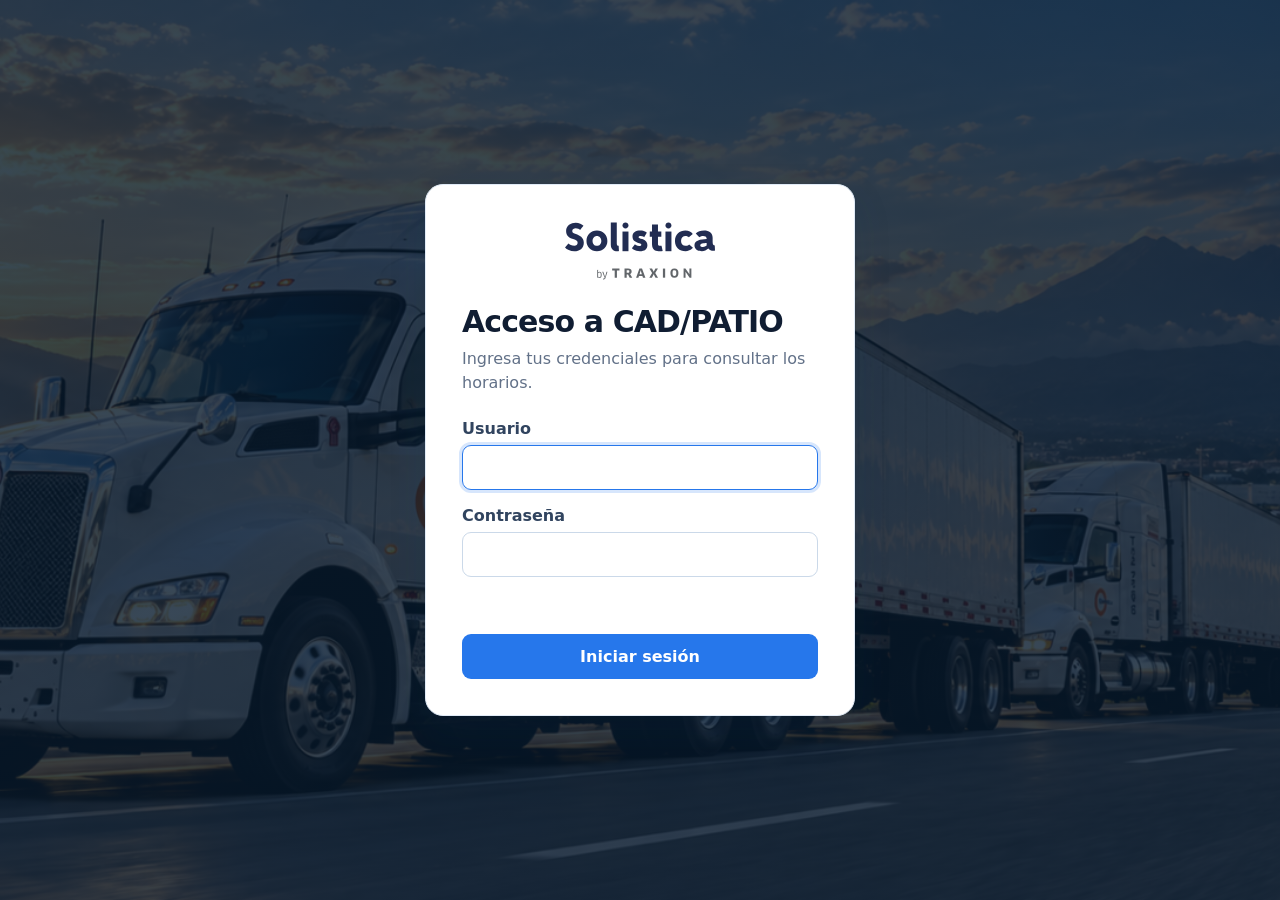
<file: horariosmovedores/cad/index.html>
<!doctype html>
<html lang="es">

<head>
  <meta charset="UTF-8" />
  <meta name="viewport" content="width=device-width, initial-scale=1" />
  <meta name="theme-color" content="#ffffff" />
  <meta name="description" content="Centro de consulta para la operación de Solistica." />
  <meta http-equiv="Cache-Control" content="no-cache, no-store, must-revalidate" />
  <meta http-equiv="Pragma" content="no-cache" />
  <meta http-equiv="Expires" content="0" />
  <title>Horario CAD/BASE | Solistica</title>
  <link rel="icon" type="image/svg+xml" href="/horariosmovedores/Recursos_Imagenes/SVG-_15-SOLISTICA V1 COLOR 1.svg?v=20261106" />
  <link rel="stylesheet" href="../auth.css?v=20261106" />
  <link rel="stylesheet" href="styles.css?v=20261106" />
  <script src="../auth.js?v=20261106" defer></script>
  <script src="app.js?v=20261106" defer></script>
</head>

<body class="protected-page" data-area="cad">
  <section class="login-shell" aria-labelledby="login-title">
    <form class="login-card" id="login-form" autocomplete="off">
      <img class="login-logo" src="/horariosmovedores/Recursos_Imagenes/SVG-_15-SOLISTICA V1 COLOR 1.svg?v=20261106"
        alt="Solistica" />
      <h1 id="login-title">Acceso a <span id="login-area">CAD/PATIO</span></h1>
      <p class="login-subtitle">Ingresa tus credenciales para consultar los horarios.</p>
      <label class="login-field" for="login-usuario">Usuario
        <input id="login-usuario" name="usuario" type="text" autocomplete="username" required />
      </label>
      <label class="login-field" for="login-contrasena">Contraseña
        <input id="login-contrasena" name="contrasena" type="password" autocomplete="current-password" required />
      </label>
      <p class="login-error" id="login-error" role="alert" aria-live="polite"></p>
      <button class="login-button" type="submit">Iniciar sesión</button>
    </form>
  </section>
  <header class="topbar">
    <div class="topbar-inner">
      <a class="brand" href="https://traxion.global/es/solistica" aria-label="Visitar el sitio de Solistica">
        <img src="/horariosmovedores/Recursos_Imagenes/SVG-_15-SOLISTICA V1 COLOR 1.svg?v=20261106" alt="Solistica" />
      </a>
      <nav class="main-nav" aria-label="Secciones principales">
        <button class="nav-tab nav-current" type="button" data-section="schedules" aria-current="page">Consulta
          Horarios</button>
        <button class="nav-tab" type="button" data-section="recommendations">Recomendaciones Viales</button>
      </nav>
      <span class="welcome-user" id="welcome-user" aria-live="polite"></span>
      <button class="logout-button" id="logout-button" type="button">Cerrar sesión</button>
      <a class="area-return" href="../" aria-label="Regresar a la elección de Planta, CAD o Base"
        title="Regresar a la elección de Planta, CAD o Base">← Elegir área</a>
    </div>
  </header>
  <main class="container">
    <div id="schedules-section">
      <section class="page-heading" aria-labelledby="main-title">
        <div>
          <h1 id="main-title">Horario de Movedores | CAD/PATIO</h1>
          <p>Consulta tu horario asignado.</p>
        </div>
      </section>

      <section class="week-card" aria-label="Seleccionar semana">
        <div class="week-summary"><img class="calendar-icon" src="/horariosmovedores/Recursos_Imagenes/61469.png?v=20261106" alt=""
            aria-hidden="true" />
          <div><span class="eyebrow">Semana del</span><strong id="week-label">—</strong></div>
        </div>
        <div class="week-controls">
          <button id="prev-week" class="icon-button" type="button" aria-label="Semana anterior">‹</button>
          <label class="date-field"><span class="sr-only">Elegir una fecha de la semana</span><input id="week-input"
              type="date" aria-label="Selecciona una fecha de la semana" /></label>
          <button id="next-week" class="icon-button" type="button" aria-label="Semana siguiente">›</button>
          <button id="download-table" class="download-button" type="button" aria-label="Descargar turno"
            title="Descargar turno"><span class="download-label">Descargar Turno</span><span class="download-icon"
              aria-hidden="true">↓</span></button>
        </div>
      </section>

      <section class="table-section" aria-label="Tabla de horarios semanales">
        <div class="table-scroll" tabindex="0" aria-label="Desplaza horizontalmente para consultar todos los días">
          <table>
            <thead>
              <tr>
                <th scope="col">Operador</th>
                <th scope="col" id="d0"></th>
                <th scope="col" id="d1"></th>
                <th scope="col" id="d2"></th>
                <th scope="col" id="d3"></th>
                <th scope="col" id="d4"></th>
                <th scope="col" id="d5"></th>
                <th scope="col" id="d6"></th>
              </tr>
            </thead>
            <tbody id="schedule-body"></tbody>
          </table>
        </div>
        <p id="status" class="status" role="status" aria-live="polite"></p>
        <p class="scroll-hint">En celular, desliza la tabla horizontalmente para ver los siete días.</p>
      </section>
    </div>

    <section id="recommendations-section" class="recommendations-section" aria-labelledby="recommendations-title"
      hidden>
      <div class="page-heading">
        <div>
          <h1 id="recommendations-title">Recomendaciones Viales</h1>
          <p>Buenas prácticas para conducir con seguridad durante tu viaje.</p>
        </div>
      </div>
      <div class="recommendations-grid">
        <article class="recommendation-card">
          <span class="recommendation-number" aria-hidden="true">1</span>
          <div>
            <h2>Antes de salir</h2>
            <p>Revisa frenos, llantas, luces, espejos y niveles. Confirma que llevas cinturón, documentación y el equipo
              de seguridad necesario.</p>
          </div>
        </article>
        <article class="recommendation-card">
          <span class="recommendation-number" aria-hidden="true">2</span>
          <div>
            <h2>Conduce con atención</h2>
            <p>Respeta los límites de velocidad, conserva una distancia segura y evita distracciones como el teléfono
              celular o comer mientras conduces.</p>
          </div>
        </article>
        <article class="recommendation-card">
          <span class="recommendation-number" aria-hidden="true">3</span>
          <div>
            <h2>Descansa y mantente alerta</h2>
            <p>No conduzcas si estás cansado, enfermo o bajo los efectos de alcohol o medicamentos que provoquen sueño.
              Detente en un lugar seguro si necesitas descansar.</p>
          </div>
        </article>
        <article class="recommendation-card">
          <span class="recommendation-number" aria-hidden="true">4</span>
          <div>
            <h2>Anticípate al camino</h2>
            <p>Observa el tráfico, señaliza tus maniobras con anticipación y adapta la velocidad al clima, la
              visibilidad y las condiciones de la carretera.</p>
          </div>
        </article>
        <article class="recommendation-card">
          <span class="recommendation-number" aria-hidden="true">5</span>
          <div>
            <h2>Actúa ante una emergencia</h2>
            <p>En caso de falla o incidente, enciende las intermitentes, coloca señalización, busca un sitio seguro y
              reporta la situación por los canales establecidos.</p>
          </div>
        </article>
        <article class="recommendation-card">
          <span class="recommendation-number" aria-hidden="true">6</span>
          <div>
            <h2>Cuida a los demás</h2>
            <p>Respeta a peatones, ciclistas y motociclistas. Mantén una conducción preventiva y evita maniobras bruscas
              o adelantamientos riesgosos.</p>
          </div>
        </article>
      </div>
    </section>
  </main>
</body>

</html>
</file>
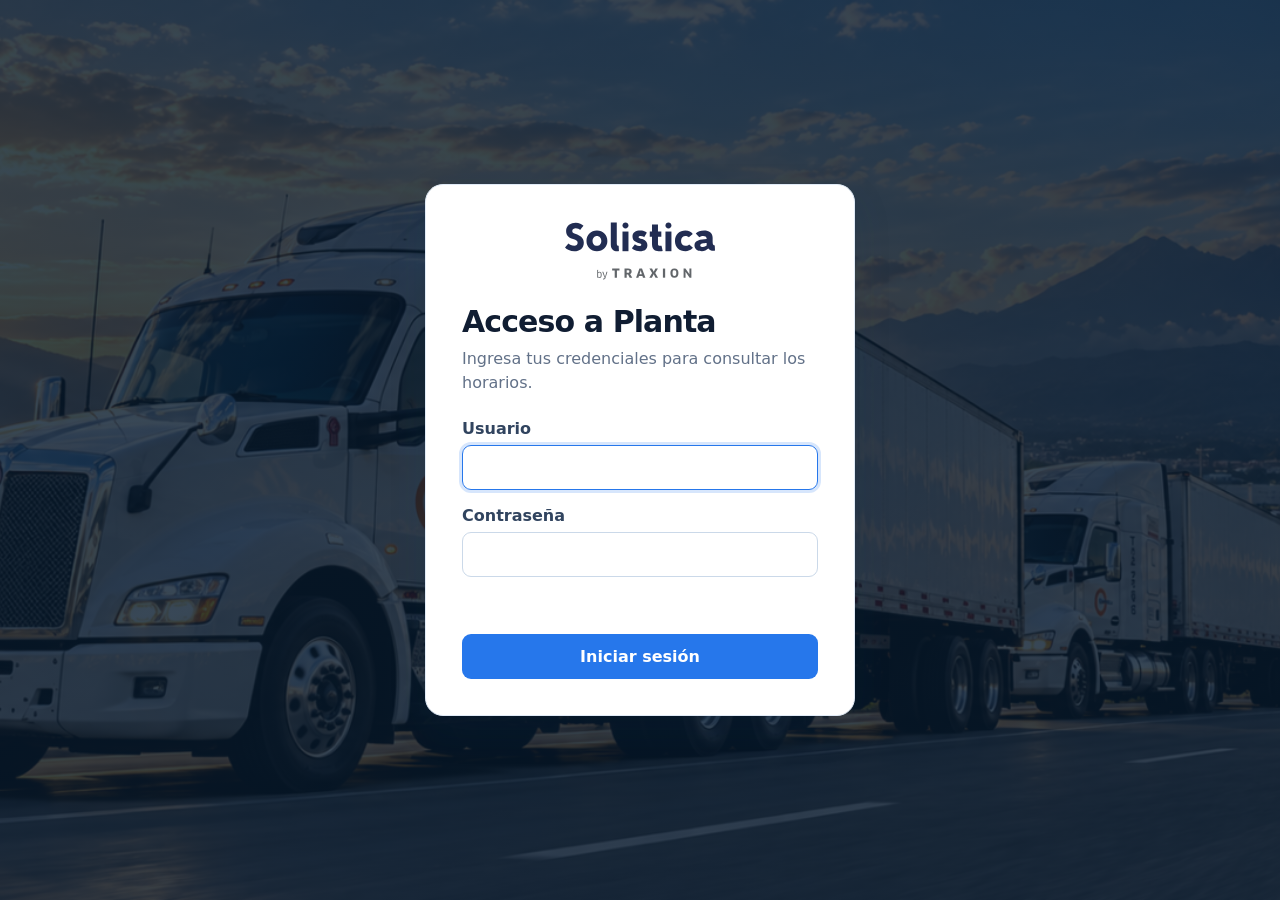
<file: horariosmovedores/planta/index.html>
<!doctype html>
<html lang="es">

<head>
  <meta charset="UTF-8" />
  <meta name="viewport" content="width=device-width, initial-scale=1" />
  <meta name="theme-color" content="#ffffff" />
  <meta name="description" content="Centro de consulta para la operación de Solistica." />
  <meta http-equiv="Cache-Control" content="no-cache, no-store, must-revalidate" />
  <meta http-equiv="Pragma" content="no-cache" />
  <meta http-equiv="Expires" content="0" />
  <title>Horario Planta | Solistica</title>
  <link rel="icon" type="image/svg+xml" href="/horariosmovedores/Recursos_Imagenes/SVG-_15-SOLISTICA V1 COLOR 1.svg?v=20261106" />
  <link rel="stylesheet" href="../auth.css?v=20261106" />
  <link rel="stylesheet" href="styles.css?v=20261106" />
  <script src="../auth.js?v=20261106" defer></script>
  <script src="app.js?v=20261106" defer></script>
</head>

<body class="protected-page" data-area="planta">
  <section class="login-shell" aria-labelledby="login-title">
    <form class="login-card" id="login-form" autocomplete="off">
      <img class="login-logo" src="/horariosmovedores/Recursos_Imagenes/SVG-_15-SOLISTICA V1 COLOR 1.svg?v=20261106"
        alt="Solistica" />
      <h1 id="login-title">Acceso a <span id="login-area">Planta</span></h1>
      <p class="login-subtitle">Ingresa tus credenciales para consultar los horarios.</p>
      <label class="login-field" for="login-usuario">Usuario
        <input id="login-usuario" name="usuario" type="text" autocomplete="username" required />
      </label>
      <label class="login-field" for="login-contrasena">Contraseña
        <input id="login-contrasena" name="contrasena" type="password" autocomplete="current-password" required />
      </label>
      <p class="login-error" id="login-error" role="alert" aria-live="polite"></p>
      <button class="login-button" type="submit">Iniciar sesión</button>
    </form>
  </section>
  <header class="topbar">
    <div class="topbar-inner">
      <a class="brand" href="https://traxion.global/es/solistica" aria-label="Visitar el sitio de Solistica">
        <img src="/horariosmovedores/Recursos_Imagenes/SVG-_15-SOLISTICA V1 COLOR 1.svg?v=20261106" alt="Solistica" />
      </a>
      <nav class="main-nav" aria-label="Secciones principales">
        <button class="nav-tab nav-current" type="button" data-section="schedules" aria-current="page">Consulta
          Horarios</button>
        <button class="nav-tab" type="button" data-section="recommendations">Recomendaciones Viales</button>
      </nav>
      <span class="welcome-user" id="welcome-user" aria-live="polite"></span>
      <button class="logout-button" id="logout-button" type="button">Cerrar sesión</button>
      <a class="area-return" href="../" aria-label="Regresar a la elección de Planta, CAD o Base"
        title="Regresar a la elección de Planta, CAD o Base">← Elegir área</a>
    </div>
  </header>
  <main class="container">
    <div id="schedules-section">
      <section class="page-heading" aria-labelledby="main-title">
        <div>
          <h1 id="main-title">Horario de Movedores | Planta</h1>
          <p>Consulta tu horario asignado.</p>
        </div>
      </section>

      <section class="week-card" aria-label="Seleccionar semana">
        <div class="week-summary"><img class="calendar-icon" src="/horariosmovedores/Recursos_Imagenes/61469.png?v=20261106" alt=""
            aria-hidden="true" />
          <div><span class="eyebrow">Semana del</span><strong id="week-label">—</strong></div>
        </div>
        <div class="week-controls">
          <button id="prev-week" class="icon-button" type="button" aria-label="Semana anterior">‹</button>
          <label class="date-field"><span class="sr-only">Elegir una fecha de la semana</span><input id="week-input"
              type="date" aria-label="Selecciona una fecha de la semana" /></label>
          <button id="next-week" class="icon-button" type="button" aria-label="Semana siguiente">›</button>
          <button id="download-table" class="download-button" type="button" aria-label="Descargar turno"
            title="Descargar turno"><span class="download-label">Descargar Turno</span><span class="download-icon"
              aria-hidden="true">↓</span></button>
        </div>
      </section>

      <section class="table-section" aria-label="Tabla de horarios semanales">
        <div class="table-scroll" tabindex="0" aria-label="Desplaza horizontalmente para consultar todos los días">
          <table>
            <thead>
              <tr>
                <th scope="col">Operador</th>
                <th scope="col" id="d0"></th>
                <th scope="col" id="d1"></th>
                <th scope="col" id="d2"></th>
                <th scope="col" id="d3"></th>
                <th scope="col" id="d4"></th>
                <th scope="col" id="d5"></th>
                <th scope="col" id="d6"></th>
              </tr>
            </thead>
            <tbody id="schedule-body"></tbody>
          </table>
        </div>
        <p id="status" class="status" role="status" aria-live="polite"></p>
        <p class="scroll-hint">En celular, desliza la tabla horizontalmente para ver los siete días.</p>
      </section>
    </div>

    <section id="recommendations-section" class="recommendations-section" aria-labelledby="recommendations-title"
      hidden>
      <div class="page-heading">
        <div>
          <h1 id="recommendations-title">Recomendaciones Viales</h1>
          <p>Buenas prácticas para conducir con seguridad durante tu viaje.</p>
        </div>
      </div>
      <div class="recommendations-grid">
        <article class="recommendation-card">
          <span class="recommendation-number" aria-hidden="true">1</span>
          <div>
            <h2>Antes de salir</h2>
            <p>Revisa frenos, llantas, luces, espejos y niveles. Confirma que llevas cinturón, documentación y el equipo
              de seguridad necesario.</p>
          </div>
        </article>
        <article class="recommendation-card">
          <span class="recommendation-number" aria-hidden="true">2</span>
          <div>
            <h2>Conduce con atención</h2>
            <p>Respeta los límites de velocidad, conserva una distancia segura y evita distracciones como el teléfono
              celular o comer mientras conduces.</p>
          </div>
        </article>
        <article class="recommendation-card">
          <span class="recommendation-number" aria-hidden="true">3</span>
          <div>
            <h2>Descansa y mantente alerta</h2>
            <p>No conduzcas si estás cansado, enfermo o bajo los efectos de alcohol o medicamentos que provoquen sueño.
              Detente en un lugar seguro si necesitas descansar.</p>
          </div>
        </article>
        <article class="recommendation-card">
          <span class="recommendation-number" aria-hidden="true">4</span>
          <div>
            <h2>Anticípate al camino</h2>
            <p>Observa el tráfico, señaliza tus maniobras con anticipación y adapta la velocidad al clima, la
              visibilidad y las condiciones de la carretera.</p>
          </div>
        </article>
        <article class="recommendation-card">
          <span class="recommendation-number" aria-hidden="true">5</span>
          <div>
            <h2>Actúa ante una emergencia</h2>
            <p>En caso de falla o incidente, enciende las intermitentes, coloca señalización, busca un sitio seguro y
              reporta la situación por los canales establecidos.</p>
          </div>
        </article>
        <article class="recommendation-card">
          <span class="recommendation-number" aria-hidden="true">6</span>
          <div>
            <h2>Cuida a los demás</h2>
            <p>Respeta a peatones, ciclistas y motociclistas. Mantén una conducción preventiva y evita maniobras bruscas
              o adelantamientos riesgosos.</p>
          </div>
        </article>
      </div>
    </section>
  </main>
</body>

</html>
</file>
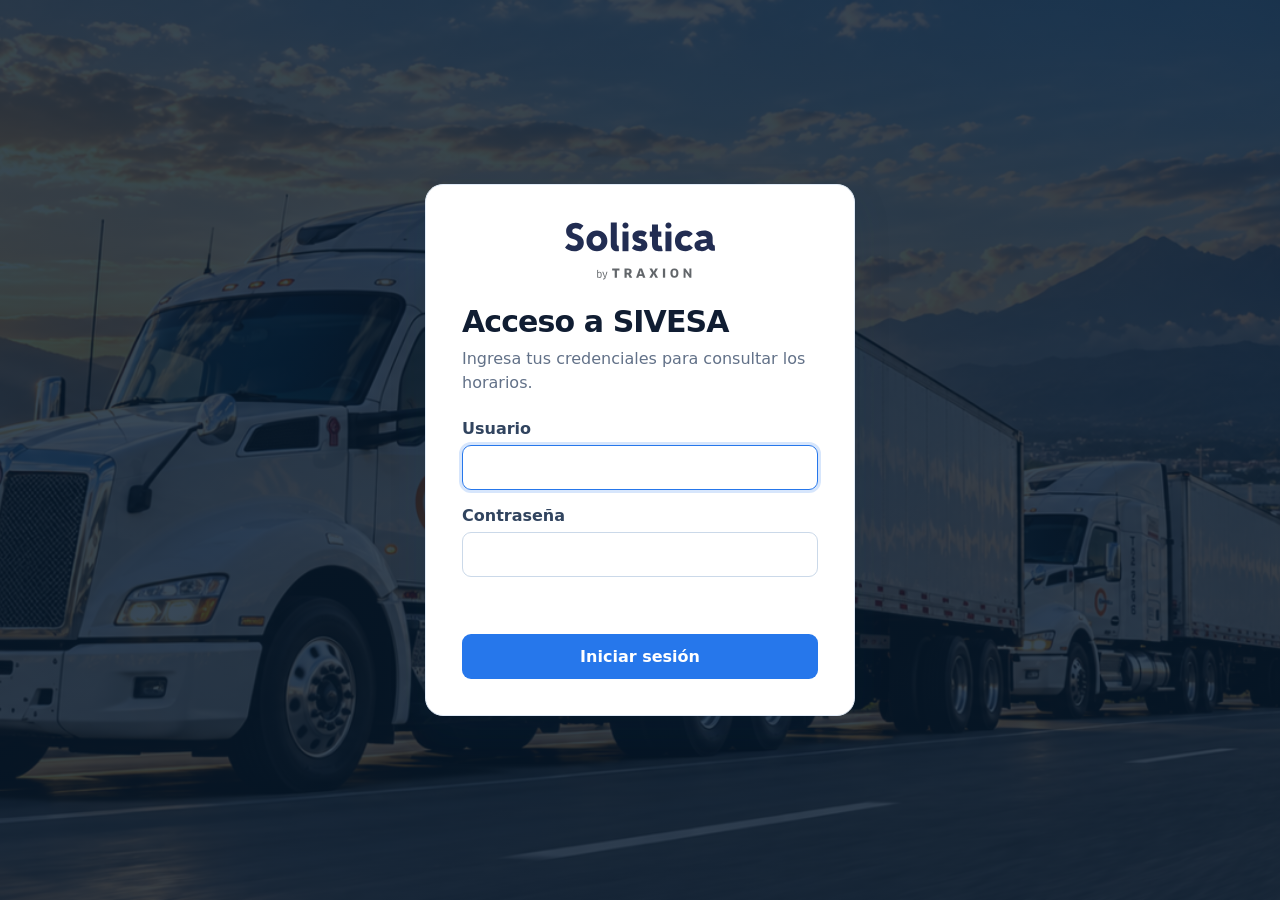
<file: horariosmovedores/sivesa/index.html>
<!doctype html>
<html lang="es">

<head>
  <meta charset="UTF-8" />
  <meta name="viewport" content="width=device-width, initial-scale=1" />
  <meta name="theme-color" content="#ffffff" />
  <meta name="description" content="Centro de consulta para la operación de Solistica." />
  <meta http-equiv="Cache-Control" content="no-cache, no-store, must-revalidate" />
  <meta http-equiv="Pragma" content="no-cache" />
  <meta http-equiv="Expires" content="0" />
  <title>Horario SIVESA | Solistica</title>
  <link rel="icon" type="image/svg+xml" href="/horariosmovedores/Recursos_Imagenes/SVG-_15-SOLISTICA V1 COLOR 1.svg?v=20261106" />
  <link rel="stylesheet" href="../auth.css?v=20261106" />
  <link rel="stylesheet" href="styles.css?v=20261106" />
  <script src="../auth.js?v=20261106" defer></script>
  <script src="app.js?v=20261106" defer></script>
</head>

<body class="protected-page" data-area="sivesa">
  <section class="login-shell" aria-labelledby="login-title">
    <form class="login-card" id="login-form" autocomplete="off">
      <img class="login-logo" src="/horariosmovedores/Recursos_Imagenes/SVG-_15-SOLISTICA V1 COLOR 1.svg?v=20261106"
        alt="Solistica" />
      <h1 id="login-title">Acceso a <span id="login-area">SIVESA</span></h1>
      <p class="login-subtitle">Ingresa tus credenciales para consultar los horarios.</p>
      <label class="login-field" for="login-usuario">Usuario
        <input id="login-usuario" name="usuario" type="text" autocomplete="username" required />
      </label>
      <label class="login-field" for="login-contrasena">Contraseña
        <input id="login-contrasena" name="contrasena" type="password" autocomplete="current-password" required />
      </label>
      <p class="login-error" id="login-error" role="alert" aria-live="polite"></p>
      <button class="login-button" type="submit">Iniciar sesión</button>
    </form>
  </section>
  <header class="topbar">
    <div class="topbar-inner">
      <a class="brand" href="https://traxion.global/es/solistica" aria-label="Visitar el sitio de Solistica">
        <img src="/horariosmovedores/Recursos_Imagenes/SVG-_15-SOLISTICA V1 COLOR 1.svg?v=20261106" alt="Solistica" />
      </a>
      <nav class="main-nav" aria-label="Secciones principales">
        <button class="nav-tab nav-current" type="button" data-section="schedules" aria-current="page">Consulta
          Horarios</button>
        <button class="nav-tab" type="button" data-section="recommendations">Recomendaciones Viales</button>
      </nav>
      <span class="welcome-user" id="welcome-user" aria-live="polite"></span>
      <button class="logout-button" id="logout-button" type="button">Cerrar sesión</button>
      <a class="area-return" href="../" aria-label="Regresar a la elección de Planta, CAD o Base"
        title="Regresar a la elección de Planta, CAD o Base">← Elegir área</a>
    </div>
  </header>
  <main class="container">
    <div id="schedules-section">
      <section class="page-heading" aria-labelledby="main-title">
        <div>
          <h1 id="main-title">Horario de Movedores | SIVESA</h1>
          <p>Consulta tu horario asignado.</p>
        </div>
      </section>

      <section class="week-card" aria-label="Seleccionar semana">
        <div class="week-summary"><img class="calendar-icon" src="/horariosmovedores/Recursos_Imagenes/61469.png?v=20261106" alt=""
            aria-hidden="true" />
          <div><span class="eyebrow">Semana del</span><strong id="week-label">—</strong></div>
        </div>
        <div class="week-controls">
          <button id="prev-week" class="icon-button" type="button" aria-label="Semana anterior">‹</button>
          <label class="date-field"><span class="sr-only">Elegir una fecha de la semana</span><input id="week-input"
              type="date" aria-label="Selecciona una fecha de la semana" /></label>
          <button id="next-week" class="icon-button" type="button" aria-label="Semana siguiente">›</button>
          <button id="download-table" class="download-button" type="button" aria-label="Descargar turno"
            title="Descargar turno"><span class="download-label">Descargar Turno</span><span class="download-icon"
              aria-hidden="true">↓</span></button>
        </div>
      </section>

      <section class="table-section" aria-label="Tabla de horarios semanales">
        <div class="table-scroll" tabindex="0" aria-label="Desplaza horizontalmente para consultar todos los días">
          <table>
            <thead>
              <tr>
                <th scope="col">Operador</th>
                <th scope="col" id="d0"></th>
                <th scope="col" id="d1"></th>
                <th scope="col" id="d2"></th>
                <th scope="col" id="d3"></th>
                <th scope="col" id="d4"></th>
                <th scope="col" id="d5"></th>
                <th scope="col" id="d6"></th>
              </tr>
            </thead>
            <tbody id="schedule-body"></tbody>
          </table>
        </div>
        <p id="status" class="status" role="status" aria-live="polite"></p>
        <p class="scroll-hint">En celular, desliza la tabla horizontalmente para ver los siete días.</p>
      </section>
    </div>

    <section id="recommendations-section" class="recommendations-section" aria-labelledby="recommendations-title"
      hidden>
      <div class="page-heading">
        <div>
          <h1 id="recommendations-title">Recomendaciones Viales</h1>
          <p>Buenas prácticas para conducir con seguridad durante tu viaje.</p>
        </div>
      </div>
      <div class="recommendations-grid">
        <article class="recommendation-card">
          <span class="recommendation-number" aria-hidden="true">1</span>
          <div>
            <h2>Antes de salir</h2>
            <p>Revisa frenos, llantas, luces, espejos y niveles. Confirma que llevas cinturón, documentación y el equipo
              de seguridad necesario.</p>
          </div>
        </article>
        <article class="recommendation-card">
          <span class="recommendation-number" aria-hidden="true">2</span>
          <div>
            <h2>Conduce con atención</h2>
            <p>Respeta los límites de velocidad, conserva una distancia segura y evita distracciones como el teléfono
              celular o comer mientras conduces.</p>
          </div>
        </article>
        <article class="recommendation-card">
          <span class="recommendation-number" aria-hidden="true">3</span>
          <div>
            <h2>Descansa y mantente alerta</h2>
            <p>No conduzcas si estás cansado, enfermo o bajo los efectos de alcohol o medicamentos que provoquen sueño.
              Detente en un lugar seguro si necesitas descansar.</p>
          </div>
        </article>
        <article class="recommendation-card">
          <span class="recommendation-number" aria-hidden="true">4</span>
          <div>
            <h2>Anticípate al camino</h2>
            <p>Observa el tráfico, señaliza tus maniobras con anticipación y adapta la velocidad al clima, la
              visibilidad y las condiciones de la carretera.</p>
          </div>
        </article>
        <article class="recommendation-card">
          <span class="recommendation-number" aria-hidden="true">5</span>
          <div>
            <h2>Actúa ante una emergencia</h2>
            <p>En caso de falla o incidente, enciende las intermitentes, coloca señalización, busca un sitio seguro y
              reporta la situación por los canales establecidos.</p>
          </div>
        </article>
        <article class="recommendation-card">
          <span class="recommendation-number" aria-hidden="true">6</span>
          <div>
            <h2>Cuida a los demás</h2>
            <p>Respeta a peatones, ciclistas y motociclistas. Mantén una conducción preventiva y evita maniobras bruscas
              o adelantamientos riesgosos.</p>
          </div>
        </article>
      </div>
    </section>
  </main>
</body>

</html>
</file>
<file: styles.css>
/* Página principal responsive - Centro Operativo Solistica */
:root {
  font-family: "Segoe UI", Arial, sans-serif;
  color: #fff;
  background: #071a2d;
  font-synthesis: none;
  text-rendering: optimizeLegibility;
  -webkit-font-smoothing: antialiased;
}
* { box-sizing: border-box; }
html,
body {
  width: 100%;
  height: 100%;
  margin: 0;
  overflow: hidden;
  overscroll-behavior: none;
}
.hero {
  position: relative;
  isolation: isolate;
  width: 100%;
  height: 100vh;
  height: 100dvh;
  min-height: 0;
  max-height: 100vh;
  max-height: 100dvh;
  display: flex;
  flex-direction: column;
  overflow: hidden;
  background: #0a1d30 url("assets/Blog_TultePark.webp?v=20261106") center center / cover no-repeat;
}
.hero::before {
  content: "";
  position: absolute;
  z-index: -1;
  inset: 0;
  background: linear-gradient(180deg, rgba(0, 12, 29, .57) 0%, rgba(2, 13, 31, .63) 52%, rgba(0, 8, 23, .77) 100%);
}
.site-header {
  display: flex;
  justify-content: space-between;
  align-items: center;
  gap: 1rem;
  padding: clamp(24px, 3.4vw, 52px) clamp(24px, 4vw, 72px);
}
.brand {
  color: white;
  font-size: clamp(1.65rem, 2.4vw, 2.2rem);
  font-weight: 800;
  letter-spacing: -.055em;
  line-height: 1;
  text-decoration: none;
}
.brand-dot { color: #ff6b1a; }
.header-label {
  font-size: .74rem;
  letter-spacing: .22em;
  font-weight: 800;
  opacity: .82;
}
.welcome {
  width: min(100%, 1110px);
  min-height: 0;
  margin: auto;
  padding: clamp(1rem, 3vh, 2rem) 24px clamp(1rem, 5vh, 5rem);
  text-align: center;
}
.eyebrow {
  margin: 0 0 16px;
  color: #ffb17d;
  font-size: .76rem;
  letter-spacing: .22em;
  font-weight: 800;
}
h1 {
  margin: 0;
  font-weight: 800;
  line-height: 1.13;
  font-size: clamp(2.45rem, 5.1vw, 4.55rem);
  letter-spacing: -.045em;
  text-shadow: 0 4px 24px rgba(0,0,0,.22);
}
.subtitle {
  margin: 17px 0 0;
  color: rgba(255,255,255,.9);
  font-size: clamp(1rem, 1.65vw, 1.35rem);
}
.menu-grid {
  display: grid;
  grid-template-columns: repeat(3, minmax(0, 1fr));
  gap: 22px;
  margin-top: clamp(32px, 4.7vw, 58px);
}
.menu-card {
  --accent: #ff671d;
  --tint: #ffeadc;
  position: relative;
  isolation: isolate;
  display: flex;
  align-items: center;
  gap: 18px;
  min-height: 122px;
  padding: 21px 22px;
  color: #142849;
  text-decoration: none;
  text-align: left;
  background: linear-gradient(135deg, rgba(255,255,255,.98), rgba(241,247,255,.9));
  border: 1px solid rgba(255,255,255,.92);
  border-left: 5px solid var(--accent);
  border-radius: 16px;
  box-shadow: 0 18px 50px rgba(0, 8, 29, .32), inset 0 1px 0 rgba(255,255,255,.95);
  overflow: hidden;
  transition: transform .2s ease, box-shadow .2s ease, background .2s ease;
}
.menu-card::before {
  content: "";
  position: absolute;
  z-index: -1;
  inset: 0;
  background: linear-gradient(115deg, color-mix(in srgb, var(--accent) 13%, transparent), transparent 42%);
  pointer-events: none;
}
.menu-card--blue { --accent: #176cf0; --tint: #e1edff; }
.menu-card--green { --accent: #0f9d72; --tint: #dff7ed; }
.menu-card:hover {
  transform: translateY(-5px);
  background: linear-gradient(135deg, #fff, rgba(241,247,255,.96));
  box-shadow: 0 25px 55px rgba(0, 8, 29, .44), 0 0 0 1px color-mix(in srgb, var(--accent) 35%, transparent);
}
.menu-card:focus-visible, .brand:focus-visible {
  outline: 3px solid #fff;
  outline-offset: 4px;
}
.menu-icon {
  display: grid;
  place-items: center;
  flex: 0 0 74px;
  height: 74px;
  border-radius: 50%;
  background: linear-gradient(145deg, #fff, var(--tint));
  color: #162d55;
  box-shadow: inset 0 0 0 1px rgba(20,45,85,.08), 0 8px 18px rgba(20,45,85,.1);
  transition: transform .2s ease;
}
.menu-icon svg { width: 35px; height: 35px; }
.menu-card:hover .menu-icon { transform: scale(1.06) rotate(-3deg); }
.menu-copy { flex: 1; min-width: 0; }
.menu-copy strong {
  display: block;
  font-size: clamp(1.02rem, 1.55vw, 1.3rem);
  font-weight: 800;
  line-height: 1.25;
}
.menu-copy small {
  display: block;
  margin-top: 6px;
  color: #66758b;
  font-size: .84rem;
  line-height: 1.35;
}
.menu-arrow {
  display: grid;
  place-items: center;
  flex: 0 0 42px;
  height: 42px;
  border-radius: 50%;
  background: var(--accent);
  color: #fff;
  box-shadow: 0 7px 16px color-mix(in srgb, var(--accent) 35%, transparent);
  transition: transform .2s ease, box-shadow .2s ease;
}
.menu-arrow svg { width: 21px; height: 21px; }
.menu-card:hover .menu-arrow {
  transform: translateX(3px);
  box-shadow: 0 9px 20px color-mix(in srgb, var(--accent) 48%, transparent);
}
.site-footer {
  padding: 0 22px 23px;
  text-align: center;
}
.site-footer img {
  display: block;
  width: 78px;
  height: auto;
  margin: 0 auto;
  opacity: .8;
}
@media (max-width: 720px) {
  .hero {
    background-position: 38% center;
  }
  .hero::before {
    background: linear-gradient(180deg, rgba(1,12,30,.57), rgba(1,13,31,.72) 50%, rgba(0,8,24,.80));
  }
  .site-header { padding: 20px 22px; }
  .header-label { font-size: .62rem; letter-spacing: .12em; }
  .welcome { padding: clamp(12px, 3vh, 20px) 22px clamp(12px, 4vh, 24px); }
  .eyebrow { font-size: .65rem; }
  .menu-grid { grid-template-columns: 1fr; gap: 12px; margin-top: 22px; }
  .menu-card {
    min-height: 86px;
    padding: 13px 15px;
    gap: 13px;
    transition: none;
  }
  .menu-card:hover {
    transform: none;
    box-shadow: 0 18px 50px rgba(0, 8, 29, .32), inset 0 1px 0 rgba(255,255,255,.95);
  }
  .menu-icon { flex-basis: 58px; height: 58px; }
  .menu-icon svg { width: 29px; height: 29px; }
  .menu-arrow { flex-basis: 36px; height: 36px; }
  .menu-copy small { font-size: .76rem; }
}
@media (max-width: 370px) {
  .menu-card { gap: 9px; }
  .menu-copy strong { font-size: .98rem; }
  .menu-icon { flex-basis: 49px; height: 49px; }
}
@media (max-width: 720px) and (max-height: 600px) {
  .site-header { padding-top: 14px; padding-bottom: 14px; }
  .welcome { padding-top: 12px; padding-bottom: 16px; }
  .eyebrow { margin-bottom: 10px; }
  .subtitle { margin-top: 10px; }
  .menu-grid { margin-top: 16px; }
  .menu-card { min-height: 76px; padding-top: 10px; padding-bottom: 10px; }
  .menu-icon { flex-basis: 48px; height: 48px; }
  .menu-icon svg { width: 25px; height: 25px; }
  .menu-copy small { margin-top: 3px; }
  .site-footer { padding-bottom: 12px; }
}
</file>
<file: documentacionpendiente/styles.css>
.topbar {
    justify-content: center
}

.intro {
    text-align: center
}

.intro p {
    max-width: 620px;
    margin-left: auto;
    margin-right: auto
}

:root {
    font-family: Inter, system-ui, -apple-system, "Segoe UI", Arial, sans-serif;
    color: #f4f8ff;
    background: #061221;
    font-synthesis: none
}

* {
    box-sizing: border-box
}

body {
    margin: 0
}

body.landing {
    background:
        linear-gradient(#061221b8, #061221d9),
        url("Recursos_Imagenes/ImagenFondo.png?v=20261106") center / cover no-repeat fixed;
    color: #f4f8ff;
}

a {
    color: inherit
}

.topbar {
    background: white;
    border-bottom: 1px solid #e5edf6;
    display: flex;
    justify-content: space-between;
    align-items: center;
    gap: 22px;
    min-height: 75px;
    padding: 12px max(22px, calc((100vw - 1200px)/2))
}

.landing .topbar {
    display: none
}

.topbar img {
    display: block;
    width: 130px;
    max-height: 45px;
    object-fit: contain
}

.return {
    color: #1765b7;
    text-decoration: none;
    font-size: 14px;
    font-weight: 700
}

.wrap {
    width: min(1200px, 100%);
    margin: auto;
    padding: 52px 22px 70px
}

.landing .wrap {
    display: flex;
    flex-direction: column;
    justify-content: center;
    width: min(1200px, 100%);
    padding-top: 34px;
    padding-bottom: 22px;
}

.eyebrow {
    font-size: 12px;
    color: #216abe;
    letter-spacing: .13em;
    font-weight: 800;
    text-transform: uppercase
}

.intro h1 {
    margin: 12px 0 10px;
    font-size: clamp(34px, 4vw, 52px);
    letter-spacing: -.035em;
    color: #ffffff;
    text-shadow: 0 4px 24px #0008
}

.intro p,
.page-heading p {
    color: #9edcff;
    font-size: 16px;
    line-height: 1.5
}

.landing-footer {
    padding: 4px 22px 10px;
    text-align: center;
}

.landing-footer img {
    display: inline-block;
    width: 92px;
    height: auto;
    opacity: .9;
}

@media (min-width: 701px) {
    .landing .cards {
        margin-top: 26px;
    }

    .landing .tile {
        min-height: 225px;
        padding: 26px;
    }
}

.cards {
    margin-top: 33px;
    display: grid;
    grid-template-columns: repeat(3, minmax(0, 1fr));
    gap: 20px
}

.landing .cards {
    width: 100%;
    grid-template-columns: repeat(2, minmax(0, 1fr));
    max-width: 1040px;
    margin-left: auto;
    margin-right: auto;
}

.tile {
    --photo: url('Recursos_Imagenes/images.jpg?v=20261106');
    position: relative;
    isolation: isolate;
    overflow: hidden;
    min-height: 330px;
    display: flex;
    flex-direction: column;
    align-items: flex-start;
    justify-content: flex-end;
    gap: 24px;
    padding: 30px;
    border-radius: 20px;
    color: white;
    text-decoration: none;
    border: 0;
    box-shadow: 0 16px 38px #020b18aa, inset 0 1px 0 #ffffff33;
    transition: transform .22s, box-shadow .22s;
    background: #0d376b
}

.tile::before {
    content: '';
    position: absolute;
    inset: 0;
    z-index: -1;
    background: var(--shade), var(--photo);
    background-size: cover;
    background-position: center;
    transition: transform .25s
}

.tile:hover {
    transform: translateY(-4px);
    box-shadow: 0 22px 44px #020b18cc, inset 0 1px 0 #ffffff55
}

.tile:hover::before {
    transform: scale(1.04)
}

.tile:focus-visible,
.button:focus-visible {
    outline: 3px solid #67b5ff;
    outline-offset: 4px
}

.planta {
    --photo: url("Recursos_Imagenes/colorful-paper-files-in-antique-filing-cabinet-drawer-close-up-free-photo.jpg?v=20261106");
    --shade: linear-gradient(160deg, #03152b55, #031d426e)
}

.cad {
    --photo: url("Recursos_Imagenes/images.jpg?v=20261106");
    --shade: linear-gradient(160deg, #06344f55, #03395c6e)
}

.base {
    --photo: url("Recursos_Imagenes/1113116.jpg?v=20261106");
    --shade: linear-gradient(160deg, #0b203eb8, #061c3ff7)
}

.tile h2 {
    font-size: clamp(23px, 2.5vw, 31px);
    letter-spacing: -.02em;
    line-height: 1.12;
    text-shadow: 0 2px 4px #000, 0 5px 18px #000c;
    margin: 0
}

.tile .button {
    display: inline-block;
    border-radius: 10px;
    padding: 14px 21px;
    background: #ffffff;
    color: #115bb3;
    font-weight: 750;
    font-size: 14px;
    box-shadow: 0 6px 16px #0006;
    transition: background-color .2s, color .2s, transform .2s
}

.tile:hover .button {
    background: #bce5ff;
    color: #073d79;
    transform: translateY(-1px)
}

footer {
    padding: 22px;
    text-align: center;
    color: #6d7c90;
    font-size: 13px
}

.landing {
    min-height: 100vh;
    display: flex;
    flex-direction: column;
    background:
        radial-gradient(circle at 50% 35%, #16467433 0, transparent 42%),
        linear-gradient(#061221b8, #061221d9),
        url("Recursos_Imagenes/ImagenFondo.png?v=20261106") center / cover no-repeat fixed;
}

.landing .wrap {
    flex: 1
}

@media (max-width: 700px) {
    .landing .wrap {
        padding: 42px 16px 24px;
    }

    .intro h1 {
        font-size: clamp(31px, 9vw, 42px);
    }

    .cards {
        grid-template-columns: 1fr;
        gap: 14px;
        margin-top: 26px;
    }

    .tile {
        min-height: 166px;
        padding: 22px;
        gap: 14px;
        border-radius: 16px;
    }

    .tile h2 {
        font-size: 24px;
    }

    .landing-footer {
        padding-bottom: 18px;
    }
}

.page-heading {
    margin-bottom: 26px
}

.page-heading h1 {
    font-size: clamp(30px, 3.5vw, 44px);
    letter-spacing: -.025em;
    margin: 0 0 7px
}

.page-heading p {
    margin: 0
}

.week-card {
    display: flex;
    align-items: center;
    justify-content: space-between;
    flex-wrap: wrap;
    gap: 18px;
    background: white;
    border: 1px solid #e5edf6;
    border-radius: 16px;
    padding: 20px 22px;
    margin-bottom: 23px;
    box-shadow: 0 9px 27px #123b700d
}

.week-caption {
    font-size: 13px;
    color: #617389
}

.week-label {
    font-size: 20px;
    font-weight: 750;
    margin-top: 4px
}

.week-controls {
    display: flex;
    align-items: center;
    flex-wrap: wrap;
    gap: 9px
}

.icon-btn,
.date-picker,
.download-btn {
    font: inherit;
    min-height: 42px;
    border-radius: 9px
}

.icon-btn {
    width: 43px;
    background: #fff;
    border: 1px solid #d7e4f3;
    color: #1e5b9a;
    font-size: 25px;
    cursor: pointer
}

.date-picker {
    border: 1px solid #d7e4f3;
    padding: 0 10px;
    max-width: 175px
}

.download-btn {
    padding: 0 20px;
    border: 0;
    background: #2677eb;
    color: white;
    font-weight: 700;
    cursor: pointer
}

.download-btn:disabled {
    opacity: .65;
    cursor: wait
}

.table-panel {
    background: white;
    border: 1px solid #e3ebf5;
    border-radius: 16px;
    overflow: hidden;
    box-shadow: 0 9px 27px #123b700d
}

.scroll {
    overflow-x: auto
}

table {
    width: 100%;
    min-width: 760px;
    border-collapse: collapse;
    table-layout: fixed;
    text-align: center
}

thead {
    background: #e9f2fc
}

th,
td {
    padding: 19px 10px;
    border-bottom: 1px solid #e5ebf2;
    border-right: 1px solid #e5ebf2
}

th:last-child,
td:last-child {
    border-right: 0
}

thead th:first-child {
    width: 27%
}

thead th span {
    display: block;
    font-size: 12px;
    color: #66778d;
    font-weight: 400;
    margin-top: 5px
}

tbody tr:nth-child(even) {
    background: #f8fbff
}

tbody th {
    text-align: left;
    padding-left: 19px;
    overflow-wrap: anywhere
}

tbody td {
    font-weight: 650
}

.vacation {
    background: #e9f8f1;
    color: #167952;
    font-size: 13px
}

.status,
.help {
    padding: 12px 19px;
    margin: 0;
    font-size: 13px;
    color: #64768b
}

.empty {
    text-align: center;
    font-size: 15px;
    color: #66778d;
    padding: 40px
}

.sr-only {
    position: absolute;
    width: 1px;
    height: 1px;
    padding: 0;
    margin: -1px;
    overflow: hidden;
    clip: rect(0, 0, 0, 0);
    white-space: nowrap;
    border: 0
}

@media(max-width:900px) {
    .cards {
        grid-template-columns: 1fr;
        gap: 15px
    }

    .tile {
        min-height: 200px;
        padding: 23px;
        gap: 18px
    }

    .wrap {
        padding-top: 34px
    }
}

@media(max-width:650px) {
    .topbar {
        padding: 12px 16px;
        gap: 10px
    }

    .topbar img {
        width: 105px
    }

    .return {
        font-size: 12px
    }

    .wrap {
        padding: 28px 14px 48px
    }

    .intro h1 {
        font-size: 35px
    }

    .week-card {
        padding: 16px
    }

    .week-controls {
        width: 100%;
        display: grid;
        grid-template-columns: 42px 42px 1fr;
        gap: 7px
    }

    .date-picker {
        max-width: none;
        min-width: 0;
        width: 100%
    }

    .download-btn {
        grid-column: 1/-1
    }

    table {
        min-width: 720px
    }

    th,
    td {
        padding: 13px 8px
    }

    tbody th,
    tbody td {
        font-size: 13px
    }

    .vacation {
        font-size: 11px
    }
}
</file>
<file: evaluaciones_cursos/styles.css>
@import url('https://fonts.googleapis.com/css2?family=DM+Sans:wght@400;500;600;700;800&family=Outfit:wght@400;500;600;700;800;900&display=swap');
:root{--navy:#071e46;--blue:#07347c;--accent:#ff781c;--yellow:#ffc824;--text:#13294b;--muted:#68778d;--line:#e5ebf3;--background:#f3f6fb;--green:#168b72}*{box-sizing:border-box}body{margin:0;background:var(--background);font-family:'DM Sans',Arial,sans-serif;color:var(--text)}button,input{font:inherit}button{cursor:pointer}.header{height:100px;background:white;border-bottom:1px solid var(--line);display:flex;align-items:center;justify-content:space-between;padding:0 max(calc((100vw - 1170px)/2),32px)}.brand{display:flex;flex-direction:column;width:max-content;line-height:1}.brandname{font-family:Outfit,Arial,sans-serif;font-weight:800;font-size:44px;letter-spacing:-2px;color:#092859}.byline{align-self:center;margin-top:4px;font-size:10px;color:#5e6572;letter-spacing:3px}.header-right{text-align:right}.header-pill{display:block;font-weight:800;font-size:11px;letter-spacing:1.7px;color:#0d3273}.header-sub{font-size:12px;color:var(--muted)}.shell{max-width:1170px;margin:0 auto;padding:38px 22px 70px}.view{display:none}.view.active{display:block}.hero{background:linear-gradient(110deg,#071c42,#073780);border-radius:22px;min-height:340px;position:relative;overflow:hidden;color:white;display:flex;align-items:center;padding:47px 57px;justify-content:space-between;box-shadow:0 20px 44px #081d4122}.hero>div:first-child{position:relative;z-index:1;max-width:685px}.eyebrow{font-weight:800;letter-spacing:2.2px;font-size:11px;color:var(--yellow)}.eyebrow.dark{color:var(--accent)}h1,h2,h3{font-family:Outfit,Arial,sans-serif;line-height:1.14}.hero h1{font-size:clamp(34px,4vw,52px);letter-spacing:-1.4px;margin:16px 0}.hero h1 em{font-style:normal;color:var(--yellow)}.hero p{max-width:580px;line-height:1.7;color:#e0e9f7;font-size:14px}.hero-stats{display:flex;gap:30px;margin-top:27px;font-size:12px;color:#d7e3f7}.hero-stats strong{color:white;font-size:21px;margin-right:5px}.hero-art{min-width:280px;height:260px;display:grid;place-items:center;position:relative}.shield{z-index:2;display:grid;place-items:center;width:154px;height:171px;clip-path:polygon(50% 0%,94% 18%,88% 72%,50% 100%,12% 72%,6% 18%);background:linear-gradient(135deg,#ffda45,#ff841e);box-shadow:0 12px 30px #0004}.shield span{font-weight:900;color:#092654;font-size:85px}.orbit{position:absolute;border:1px solid #a6c7ff4a;border-radius:50%}.orbit-one{width:265px;height:265px}.orbit-two{width:340px;height:340px}.art-tag{position:absolute;bottom:4px;font-size:10px;letter-spacing:2px;color:#b6cee9}.section-title{display:flex;align-items:end;justify-content:space-between;gap:15px;margin:48px 2px 22px}.section-title h2{font-size:32px;margin:8px 0 0}.section-title p{font-size:13px;color:var(--muted);margin-bottom:5px}.courses{display:grid;grid-template-columns:1fr 1fr;gap:22px}.course{background:#fff;border:1px solid var(--line);border-radius:16px;overflow:hidden;box-shadow:0 6px 26px #0c28470b;transition:transform .2s}.course:hover{transform:translateY(-3px)}.course-image{height:193px;position:relative;overflow:hidden;display:flex;align-items:center;justify-content:center}.course-image.spill{background:linear-gradient(130deg,#071e46,#114682)}.course-image.fuel{background:linear-gradient(130deg,#051b45,#fd7420)}.course-image img{object-fit:cover;object-position:top;width:72%;height:100%;opacity:.77;filter:drop-shadow(0 8px 15px #0003)}.course-n{position:absolute;left:25px;top:22px;background:#fff;color:#0b3169;font-size:10px;font-weight:900;letter-spacing:1px;padding:10px 13px;border-radius:5px}.course-body{padding:27px 29px 29px}.micro{color:var(--accent);letter-spacing:1.5px;font-size:10px;font-weight:800}.course h3{font-size:27px;margin:10px 0}.course p{font-size:13px;line-height:1.7;color:var(--muted);min-height:47px}.meta{display:flex;gap:20px;font-size:11px;color:#61738e;border-top:1px solid var(--line);padding:18px 0}.primary{background:var(--accent);color:white;border:none;padding:15px 20px;border-radius:8px;font-size:13px;font-weight:800;display:flex;align-items:center;justify-content:space-between;gap:25px;transition:background .2s}.primary:hover{background:#e96609}.course .primary{width:100%}.notice{margin-top:25px;background:#eaf1fb;border:1px solid #d5e3f4;border-radius:12px;display:flex;gap:15px;align-items:center;padding:13px 22px;color:#355176}.notice p{font-size:12px;line-height:1.6}.notice-ico{font-size:18px;font-weight:800;border:2px solid #527cab;width:29px;height:29px;min-width:29px;text-align:center;border-radius:50%}.back{background:none;border:none;color:#42618a;font-size:13px;font-weight:700;margin-bottom:26px;padding:8px 0}.intro-card,.result-card{background:white;border:1px solid var(--line);border-radius:20px;padding:55px;max-width:850px;margin:6px auto 0;box-shadow:0 10px 40px #12345c0a}.intro-card h1{font-size:43px;margin:14px 0}.intro-card p{max-width:660px;font-size:14px;color:var(--muted);line-height:1.8}.intro-card form{margin-top:35px}.intro-card label{display:block;font-size:11px;font-weight:800;letter-spacing:1.4px;margin-bottom:12px}.intro-card input{width:100%;padding:17px 18px;border:1px solid #cbd7e6;border-radius:8px;outline:none;font-size:16px}.intro-card input:focus{border-color:#ff781c;box-shadow:0 0 0 3px #ff781c22}.form-footer{display:flex;justify-content:space-between;align-items:center;gap:25px;margin-top:25px}.form-footer>span{font-size:12px;color:var(--muted);max-width:270px;line-height:1.5}.test-top{display:flex;justify-content:space-between;align-items:center}.test-top h1{font-size:35px;margin:8px 0}.test-top p{font-size:13px;color:var(--muted)}.progress-number{border:1px solid #d8e2f0;background:white;border-radius:30px;padding:15px 20px;font-weight:800;color:#0b3776}.progress{height:9px;background:#dce5f0;border-radius:20px;margin:22px 0 31px;overflow:hidden}.progress>div{height:100%;width:0;background:linear-gradient(90deg,#ff9a27,#ffcc2d);transition:width .3s}.question{background:white;border:1px solid #e1e8f1;border-radius:13px;margin:18px 0;padding:25px 28px}.question-head{display:flex;gap:16px;align-items:flex-start;margin-bottom:20px}.qnum{color:#fff;background:var(--navy);border-radius:7px;padding:9px 11px;font-size:12px;font-weight:800}.question h3{margin:3px 0;font:700 17px/1.45 'DM Sans',Arial,sans-serif}.options{display:grid;grid-template-columns:1fr 1fr;gap:12px}.option{display:flex;align-items:center;gap:12px;border:1px solid #d9e2ed;border-radius:9px;padding:14px 16px;cursor:pointer;font-size:13px;min-height:58px;line-height:1.5}.option:has(input:checked){border:2px solid #ff891c;background:#fff8f1;padding:13px 15px}.option input{accent-color:var(--accent);min-width:16px}.quiz-actions{display:flex;align-items:center;justify-content:space-between;gap:20px;margin-top:27px}.quiz-actions p{font-size:12px;color:var(--muted)}.result-card{text-align:center;max-width:900px}.result-medallion{height:76px;width:76px;background:#e2f6ef;border:3px solid #43bd94;color:#148264;border-radius:50%;margin:0 auto 23px;display:grid;place-items:center;font-size:35px;font-weight:900}.result-medallion.fail{background:#fff0e5;border-color:#ffbd71;color:#da7910}.result-card h1{font-size:36px;margin:12px 0}.result-card>p{color:var(--muted);line-height:1.7;font-size:14px}.score-wrap{display:grid;grid-template-columns:210px 1fr;gap:25px;align-items:center;text-align:left;background:#f6f9fd;border-radius:13px;padding:24px;margin:30px 0}.score-big{text-align:center;border-right:1px solid #d7e1ed}.score-big strong{display:block;color:#073678;font:900 53px Outfit,Arial,sans-serif}.score-big span{font-size:10px;font-weight:800;color:#789;letter-spacing:1px}.score-detail{font-size:13px;display:grid;gap:13px}.score-detail>div{display:flex;justify-content:space-between;gap:15px;color:#728096}.score-detail strong{color:#102a53;text-align:right}.result-buttons{display:flex;gap:12px;justify-content:center;flex-wrap:wrap}.secondary{background:white;color:#0c3978;border:1px solid #bbcee5;border-radius:8px;padding:13px 16px;font-weight:800;font-size:12px}.result-footnote{color:#8390a3;font-size:11px;line-height:1.5;margin-top:28px}.review{max-width:900px;margin:20px auto}.review details{background:white;border:1px solid #e3ebf4;border-radius:10px;padding:15px 20px;margin-top:10px;font-size:13px}.review summary{cursor:pointer;font-weight:700}.review p{line-height:1.5;color:#60738b}.bad{color:#ce5c35}.good{color:#108969}footer{display:flex;justify-content:space-between;align-items:center;gap:15px;background:#071e46;color:#c5d5ec;padding:24px max(calc((100vw - 1170px)/2),32px);font-size:11px}.footer-brand{font-family:Outfit;font-size:21px;color:white;font-weight:800}.footer-brand small{font-family:Arial;font-size:8px;font-weight:400;letter-spacing:1px}@media(max-width:800px){.hero{padding:30px}.hero-art{display:none}.courses{grid-template-columns:1fr}.section-title{display:block}.section-title p{margin-top:12px}.options{grid-template-columns:1fr}.form-footer,.quiz-actions{align-items:stretch;flex-direction:column}.score-wrap{grid-template-columns:1fr}.score-big{border-right:0;border-bottom:1px solid #d7e1ed;padding-bottom:15px}.header{padding:0 18px}.brandname{font-size:34px}.header-pill{font-size:9px}.intro-card,.result-card{padding:30px 20px}.intro-card h1{font-size:32px}.test-top h1{font-size:27px}footer{flex-wrap:wrap;padding:23px}}

/* Ajustes responsivos en todas las vistas, sin alterar el diseño corporativo. */
html{width:100%;overflow-x:hidden}body{min-width:0;overflow-x:hidden}img{max-width:100%}
.header{width:100%;height:auto;min-height:100px;padding-inline:max(24px, calc((100vw - 1126px) / 2));gap:16px}
.brand{width:clamp(145px, 23vw, 240px);height:78px;flex:0 0 auto;display:flex;align-items:center;justify-content:flex-start}
.brand img{display:block;max-width:100%;max-height:78px;width:auto;height:auto;object-fit:contain;object-position:left center}
.shell{width:100%;max-width:1170px;padding-inline:22px}
.hero{gap:22px}.hero>div:first-child{min-width:0;flex:1 1 0}.hero h1{overflow-wrap:break-word;font-size:clamp(30px,3.9vw,52px)}
.hero-art{flex:0 1 260px;min-width:220px;max-width:260px}
.hero p,.intro-card p,.question h3,.course p,.notice p{overflow-wrap:anywhere}
.courses,.score-wrap,.options{min-width:0}.course,.course-body,.question,.option,.score-detail,.result-card,.intro-card{min-width:0}
.score-detail strong{overflow-wrap:anywhere}.result-buttons>*{max-width:100%}
@media (max-width: 1050px){.hero{padding:38px}.hero-art{min-width:180px;flex-basis:200px}.orbit-one{width:210px;height:210px}.orbit-two{width:275px;height:275px}.shield{width:125px;height:142px}.shield span{font-size:70px}.hero-stats{flex-wrap:wrap;gap:12px 24px}}
@media (max-width: 800px){.header{min-height:88px;padding-inline:22px}.brand{width:185px;height:66px}.brand img{max-height:65px}.shell{padding:24px 20px 50px}.hero{padding:32px;min-height:0}.hero-art{display:none}.hero h1{font-size:clamp(29px,5.2vw,43px)}.section-title{margin-top:36px}.section-title h2{font-size:clamp(26px,4vw,32px)}.courses{grid-template-columns:minmax(0,1fr)}.course-image{height:210px}.course-image img{max-width:76%}.intro-card,.result-card{max-width:100%}.test-top{gap:16px}.question{padding:22px}.option{min-width:0}.progress-number{flex:0 0 auto}}
@media (max-width: 520px){.header{min-height:78px;padding:12px 16px;gap:8px}.brand{width:clamp(120px,44vw,174px);height:52px}.brand img{max-height:52px}.header-right{min-width:0}.header-pill{font-size:9px;letter-spacing:.6px}.header-sub{font-size:10px}.shell{padding:18px 14px 40px}.hero{padding:26px 22px;border-radius:18px}.hero h1{font-size:clamp(28px,8.2vw,40px);letter-spacing:-.7px}.hero h1 br{display:none}.hero p{font-size:13px}.hero-stats{gap:12px 19px}.hero-stats>span{font-size:11px}.hero-stats strong{font-size:19px}.section-title{margin:32px 2px 18px}.section-title h2{font-size:29px}.courses{gap:16px}.course-image{height:166px}.course-image img{width:78%;max-width:78%}.course-n{top:14px;left:14px;padding:8px;font-size:9px}.course-body{padding:22px 19px}.course h3{font-size:24px}.meta{flex-wrap:wrap;gap:10px 18px}.notice{padding:12px;align-items:flex-start}.back{margin-bottom:14px}.intro-card,.result-card{padding:25px 18px;border-radius:15px}.intro-card h1{font-size:29px}.intro-card form{margin-top:22px}.form-footer{gap:17px}.form-footer .primary,.quiz-actions .primary{width:100%}.test-top{align-items:flex-start}.test-top h1{font-size:24px;overflow-wrap:anywhere}.test-top .eyebrow{font-size:9px;letter-spacing:1px}.progress-number{padding:9px 11px;font-size:11px;white-space:nowrap}.question{padding:17px 14px;margin:12px 0}.question-head{gap:10px;margin-bottom:16px}.question h3{font-size:15px}.qnum{padding:7px 8px}.options{gap:9px}.option{font-size:13px;padding:12px;min-height:53px}.option:has(input:checked){padding:11px}.quiz-actions{margin-top:18px}.result-card h1{font-size:29px}.score-wrap{margin:21px 0;padding:16px;gap:14px}.score-detail>div{display:block}.score-detail strong{display:block;text-align:left;margin-top:4px}.result-buttons{flex-direction:column}.result-buttons button{width:100%;justify-content:center}.review details{padding:12px}footer{padding:20px 14px;gap:9px}}
@media (max-width: 360px){.header-right .header-sub{display:none}.hero h1{font-size:27px}.hero-stats{gap:9px}.course-image{height:143px}.intro-card,.result-card{padding:20px 13px}.test-top{flex-wrap:wrap}.progress-number{margin-left:auto}}

/* Correcciones definitivas de anchura y desplazamiento */
html { width:100%; max-width:100%; overflow-x:clip; }
body {width:100%;max-width:100%;min-height:100dvh;overflow-x:clip;display:flex;flex-direction:column;}
main.shell {flex:1 0 auto; min-width:0; width:100%;max-width:1170px;}
.header,footer {flex-shrink:0; min-width:0; max-width:100%;}
.header {padding-left:max(20px,calc((100% - 1126px)/2));padding-right:max(20px,calc((100% - 1126px)/2));}
.hero {width:100%;max-width:100%;min-width:0;}
.hero>div:first-child {min-width:0;max-width:100%;}
.hero h1 {max-width:100%;overflow-wrap:anywhere;word-break:normal;}
.hero-stats span {min-width:0;}
.courses {grid-template-columns:repeat(2,minmax(0,1fr));}
.course {min-width:0;}
.question,.intro-card,.result-card,.score-wrap {max-width:100%;}
footer {width:100%;margin-top:auto;padding-left:max(20px,calc((100% - 1126px)/2));padding-right:max(20px,calc((100% - 1126px)/2));flex-wrap:wrap;}
footer > * {min-width:0;overflow-wrap:anywhere;}
@media(max-width:900px){.hero-art{display:none}.hero{padding:clamp(22px,5vw,45px)}.hero h1{font-size:clamp(29px,5.5vw,48px)}.courses{grid-template-columns:minmax(0,1fr)}}
@media(max-width:600px){
  .header{padding:12px 16px;min-height:74px;height:auto;}
  .header-right{flex:1;text-align:right;min-width:0;}
  .header-pill{font-size:clamp(8px,2vw,10px);letter-spacing:0;overflow-wrap:anywhere;}
  .shell{padding:18px 14px 30px;}
  .hero{padding:25px 20px;}
  .hero h1{font-size:clamp(27px,8vw,39px);line-height:1.14;}
  .hero-stats{display:flex;flex-wrap:wrap;gap:12px;}
  .test-top{flex-wrap:wrap;}
  .progress-number{margin-left:auto;}
  footer{display:flex;flex-direction:column;align-items:center;justify-content:center;text-align:center;gap:10px;padding:24px 14px 30px;position:static;visibility:visible;opacity:1;height:auto;}
  footer .footer-brand{font-size:20px;}
  footer span{display:block;width:100%;font-size:11px;}
}

/* Capa final: el viewport nunca permite desplazamiento horizontal. */
html { inline-size:100%; max-inline-size:100%; overflow-x:hidden; }
body { margin:0; inline-size:100%; max-inline-size:100%; min-inline-size:0; overflow-x:hidden; min-block-size:100svh; display:flex; flex-direction:column; }
*, *::before, *::after { box-sizing:border-box; }
img, svg, canvas, iframe { max-inline-size:100%; }
.header, .shell, footer { inline-size:100%; max-inline-size:100%; min-inline-size:0; }
.header { padding-inline:max(16px,calc((100% - 1126px)/2)); }
.shell { width:min(100%,1170px); flex:1 0 auto; }
.hero, .hero > div, .hero-art, .course, .course-body, .intro-card, .result-card, .question, .question-head, .options, .option, .score-wrap, .score-detail, .test-top, .test-top > div, .quiz-actions, .result-buttons, .notice, .meta { min-inline-size:0; max-inline-size:100%; }
.hero h1, .intro-card h1, .test-top h1, .question h3, .course h3, .score-detail strong, .header-pill { overflow-wrap:anywhere; }
.hero { overflow:hidden; }
.orbit { pointer-events:none; }
.courses, .options { grid-template-columns:repeat(2,minmax(0,1fr)); }
footer { position:relative; inset:auto; flex:0 0 auto; margin-top:auto; padding-inline:max(16px,calc((100% - 1126px)/2)); }
footer > * { min-width:0; overflow-wrap:anywhere; }
@media (max-width:900px) { .courses { grid-template-columns:minmax(0,1fr); } }
@media (max-width:650px) {
 .header { padding:12px 16px; flex-wrap:wrap; gap:8px; }
 .brand { flex:0 1 160px; min-width:0; }
 .header-right { flex:1 1 120px; min-width:0; }
 .shell { padding:18px 14px 32px; }
 .hero { padding:26px 18px; min-height:auto; }
 .hero h1 { font-size:clamp(27px,8vw,40px); }
 .hero-stats { flex-wrap:wrap; gap:12px 20px; }
 .section-title h2 { font-size:clamp(25px,7vw,32px); }
 .options {grid-template-columns:minmax(0,1fr);}
 .question { padding:17px 13px; }
 .question-head { gap:10px; }
 .option {padding:13px 11px;}
 .intro-card, .result-card {padding:25px 17px;}
 .score-wrap {grid-template-columns:minmax(0,1fr);padding:18px 13px;}
 .score-detail>div {flex-wrap:wrap;}
 .result-buttons {flex-direction:column;align-items:stretch;}
 .result-buttons button {width:100%;justify-content:center;}
 .quiz-actions, .form-footer {flex-direction:column;align-items:stretch;}
 .quiz-actions button, .form-footer button {width:100%;justify-content:center;}
 footer { width:100%; height:auto; min-height:0; padding:24px 16px 30px; display:flex; flex-direction:column; align-items:center; justify-content:center; text-align:center; gap:10px; visibility:visible; opacity:1; }
 footer > * {display:block; width:100%; max-width:100%;}
}


/* CONTENCION DEL SCROLL: el cuerpo es el único contenedor desplazable.
   El documento externo queda fijo, evitando el rebote al inicio y al final. */
html {
  height:100%;
  width:100%;
  overflow:hidden !important;
  overscroll-behavior:none;
}
body {
  height:100vh;
  height:100dvh;
  min-height:0 !important;
  width:100%;
  overflow-x:hidden !important;
  overflow-y:auto !important;
  overscroll-behavior-x:none;
  overscroll-behavior-y:none;
  -webkit-overflow-scrolling:touch;
  touch-action:pan-y;
  display:flex;
  flex-direction:column;
}
body > .header,body > footer { flex-shrink:0; }
body > main.shell {flex:1 0 auto;}
@media(max-width:650px){
  body > footer{flex-shrink:0;position:relative;padding-bottom:max(28px,env(safe-area-inset-bottom));}
}


/* Pie de página: totalmente visible, incluida la última línea en móvil. */
body > footer {
  position:relative;
  height:auto;
  min-height:max-content;
  flex:0 0 auto;
  overflow:visible;
  padding-top:26px;
  padding-bottom:26px;
  padding-bottom:max(26px,env(safe-area-inset-bottom));
}
/* Área de resguardo después del pie: evita que el último renglón quede
   oculto por las barras del navegador móvil o el borde del scroll. */
body::after {
  content:"";
  display:block;
  flex:0 0 auto;
  width:100%;
  height:24px;
  height:max(24px,env(safe-area-inset-bottom));
  background:var(--background,#f3f6fb);
}
@media (max-width:650px) {
  body > footer {
    padding:24px 18px 30px;
    padding-bottom:max(30px,env(safe-area-inset-bottom));
    display:flex;
    flex-direction:column;
    gap:12px;
    align-items:center;
    justify-content:center;
    text-align:center;
  }
  body > footer > * {
    margin:0;
    flex:0 0 auto;
    width:100%;
    max-width:100%;
    line-height:1.6;
    white-space:normal;
  }
  body::after {height:32px;height:max(32px,env(safe-area-inset-bottom));}
}
</file>
<file: horariosmovedores/styles.css>
.topbar {
    justify-content: center
}

.intro {
    text-align: center
}

.intro p {
    max-width: 620px;
    margin-left: auto;
    margin-right: auto
}

:root {
    font-family: Inter, system-ui, -apple-system, "Segoe UI", Arial, sans-serif;
    color: #f4f8ff;
    background: #061221;
    font-synthesis: none
}

* {
    box-sizing: border-box
}

body {
    margin: 0
}

body.landing {
    background:
        linear-gradient(#061221b8, #061221d9),
        url("Recursos_Imagenes/Convoy Solistica al atardecer en Orizaba.png?v=20261106") center / cover no-repeat fixed;
    color: #f4f8ff;
}

a {
    color: inherit
}

.topbar {
    background: white;
    border-bottom: 1px solid #e5edf6;
    display: flex;
    justify-content: space-between;
    align-items: center;
    gap: 22px;
    min-height: 75px;
    padding: 12px max(22px, calc((100vw - 1200px)/2))
}

.landing .topbar {
    display: none
}

.topbar img {
    display: block;
    width: 130px;
    max-height: 45px;
    object-fit: contain
}

.return {
    color: #1765b7;
    text-decoration: none;
    font-size: 14px;
    font-weight: 700
}

.wrap {
    width: min(1200px, 100%);
    margin: auto;
    padding: 52px 22px 70px
}

.landing .wrap {
    display: flex;
    flex-direction: column;
    justify-content: center;
    width: min(1200px, 100%);
    padding-top: 34px;
    padding-bottom: 22px;
}

.eyebrow {
    font-size: 12px;
    color: #216abe;
    letter-spacing: .13em;
    font-weight: 800;
    text-transform: uppercase
}

.intro h1 {
    margin: 12px 0 10px;
    font-size: clamp(34px, 4vw, 52px);
    letter-spacing: -.035em;
    color: #ffffff;
    text-shadow: 0 4px 24px #0008
}

.intro p,
.page-heading p {
    color: #9edcff;
    font-size: 16px;
    line-height: 1.5
}

.landing-footer {
    padding: 4px 22px 10px;
    text-align: center;
}

.landing-footer img {
    display: inline-block;
    width: 92px;
    height: auto;
    opacity: .9;
}

@media (min-width: 701px) {
    .landing .cards {
        margin-top: 26px;
    }

    .landing .tile {
        min-height: 225px;
        padding: 26px;
    }
}

.cards {
    margin-top: 33px;
    display: grid;
    grid-template-columns: repeat(3, minmax(0, 1fr));
    gap: 20px
}

.tile {
    --photo: url('Recursos_Imagenes/images.jpg?v=20261106');
    position: relative;
    isolation: isolate;
    overflow: hidden;
    min-height: 330px;
    display: flex;
    flex-direction: column;
    align-items: flex-start;
    justify-content: flex-end;
    gap: 24px;
    padding: 30px;
    border-radius: 20px;
    color: white;
    text-decoration: none;
    border: 0;
    box-shadow: 0 16px 38px #020b18aa, inset 0 1px 0 #ffffff33;
    transition: transform .22s, box-shadow .22s;
    background: #0d376b
}

.tile::before {
    content: '';
    position: absolute;
    inset: 0;
    z-index: -1;
    background: var(--shade), var(--photo);
    background-size: cover;
    background-position: center;
    transition: transform .25s
}

.tile:hover {
    transform: translateY(-4px);
    box-shadow: 0 22px 44px #020b18cc, inset 0 1px 0 #ffffff55
}

.tile:hover::before {
    transform: scale(1.04)
}

.tile:focus-visible,
.button:focus-visible {
    outline: 3px solid #67b5ff;
    outline-offset: 4px
}

.planta {
    --photo: url("Recursos_Imagenes/stats-img-2.jpg?v=20261106");
    --shade: linear-gradient(160deg, #03152b1f, #031d424d)
}

.cad {
    --photo: url("Recursos_Imagenes/image.webp?v=20261106");
    --shade: linear-gradient(160deg, #03152b1f, #031d424d)
}

.base {
    --photo: url("Recursos_Imagenes/1113116.jpg?v=20261106");
    --shade: linear-gradient(160deg, #03152b1f, #031d424d)
}

.tile h2 {
    font-size: clamp(23px, 2.5vw, 31px);
    letter-spacing: -.02em;
    line-height: 1.12;
    text-shadow: 0 2px 4px #000, 0 5px 18px #000c;
    margin: 0
}

.tile .button {
    display: inline-block;
    border-radius: 10px;
    padding: 14px 21px;
    background: #ffffff;
    color: #115bb3;
    font-weight: 750;
    font-size: 14px;
    box-shadow: 0 6px 16px #0006;
    transition: background-color .2s, color .2s, transform .2s
}

.tile:hover .button {
    background: #bce5ff;
    color: #073d79;
    transform: translateY(-1px)
}

footer {
    padding: 22px;
    text-align: center;
    color: #6d7c90;
    font-size: 13px
}

.landing {
    min-height: 100vh;
    display: flex;
    flex-direction: column;
    background:
        radial-gradient(circle at 50% 35%, #16467433 0, transparent 42%),
        linear-gradient(#061221b8, #061221d9),
        url("Recursos_Imagenes/Convoy Solistica al atardecer en Orizaba.png?v=20261106") center / cover no-repeat fixed;
}

.landing .wrap {
    flex: 1
}

@media (max-width: 700px) {
    .landing .wrap {
        padding: 42px 16px 24px;
    }

    .intro h1 {
        font-size: clamp(31px, 9vw, 42px);
    }

    .cards {
        grid-template-columns: 1fr;
        gap: 14px;
        margin-top: 26px;
    }

    .tile {
        min-height: 166px;
        padding: 22px;
        gap: 14px;
        border-radius: 16px;
    }

    .tile h2 {
        font-size: 24px;
    }

    .landing-footer {
        padding-bottom: 18px;
    }
}

.page-heading {
    margin-bottom: 26px
}

.page-heading h1 {
    font-size: clamp(30px, 3.5vw, 44px);
    letter-spacing: -.025em;
    margin: 0 0 7px
}

.page-heading p {
    margin: 0
}

.week-card {
    display: flex;
    align-items: center;
    justify-content: space-between;
    flex-wrap: wrap;
    gap: 18px;
    background: white;
    border: 1px solid #e5edf6;
    border-radius: 16px;
    padding: 20px 22px;
    margin-bottom: 23px;
    box-shadow: 0 9px 27px #123b700d
}

.week-caption {
    font-size: 13px;
    color: #617389
}

.week-label {
    font-size: 20px;
    font-weight: 750;
    margin-top: 4px
}

.week-controls {
    display: flex;
    align-items: center;
    flex-wrap: wrap;
    gap: 9px
}

.icon-btn,
.date-picker,
.download-btn {
    font: inherit;
    min-height: 42px;
    border-radius: 9px
}

.icon-btn {
    width: 43px;
    background: #fff;
    border: 1px solid #d7e4f3;
    color: #1e5b9a;
    font-size: 25px;
    cursor: pointer
}

.date-picker {
    border: 1px solid #d7e4f3;
    padding: 0 10px;
    max-width: 175px
}

.download-btn {
    padding: 0 20px;
    border: 0;
    background: #2677eb;
    color: white;
    font-weight: 700;
    cursor: pointer
}

.download-btn:disabled {
    opacity: .65;
    cursor: wait
}

.table-panel {
    background: white;
    border: 1px solid #e3ebf5;
    border-radius: 16px;
    overflow: hidden;
    box-shadow: 0 9px 27px #123b700d
}

.scroll {
    overflow-x: auto
}

table {
    width: 100%;
    min-width: 760px;
    border-collapse: collapse;
    table-layout: fixed;
    text-align: center
}

thead {
    background: #e9f2fc
}

th,
td {
    padding: 19px 10px;
    border-bottom: 1px solid #e5ebf2;
    border-right: 1px solid #e5ebf2
}

th:last-child,
td:last-child {
    border-right: 0
}

thead th:first-child {
    width: 27%
}

thead th span {
    display: block;
    font-size: 12px;
    color: #66778d;
    font-weight: 400;
    margin-top: 5px
}

tbody tr:nth-child(even) {
    background: #f8fbff
}

tbody th {
    text-align: left;
    padding-left: 19px;
    overflow-wrap: anywhere
}

tbody td {
    font-weight: 650
}

.vacation {
    background: #e9f8f1;
    color: #167952;
    font-size: 13px
}

.status,
.help {
    padding: 12px 19px;
    margin: 0;
    font-size: 13px;
    color: #64768b
}

.empty {
    text-align: center;
    font-size: 15px;
    color: #66778d;
    padding: 40px
}

.sr-only {
    position: absolute;
    width: 1px;
    height: 1px;
    padding: 0;
    margin: -1px;
    overflow: hidden;
    clip: rect(0, 0, 0, 0);
    white-space: nowrap;
    border: 0
}

@media(max-width:900px) {
    .cards {
        grid-template-columns: 1fr;
        gap: 15px
    }

    .tile {
        min-height: 200px;
        padding: 23px;
        gap: 18px
    }

    .wrap {
        padding-top: 34px
    }
}

@media(max-width:650px) {
    .topbar {
        padding: 12px 16px;
        gap: 10px
    }

    .topbar img {
        width: 105px
    }

    .return {
        font-size: 12px
    }

    .wrap {
        padding: 28px 14px 48px
    }

    .intro h1 {
        font-size: 35px
    }

    .week-card {
        padding: 16px
    }

    .week-controls {
        width: 100%;
        display: grid;
        grid-template-columns: 42px 42px 1fr;
        gap: 7px
    }

    .date-picker {
        max-width: none;
        min-width: 0;
        width: 100%
    }

    .download-btn {
        grid-column: 1/-1
    }

    table {
        min-width: 720px
    }

    th,
    td {
        padding: 13px 8px
    }

    tbody th,
    tbody td {
        font-size: 13px
    }

    .vacation {
        font-size: 11px
    }
}
</file>
<file: SalidasPuebla/styles.css>
:root{font-family:Inter,system-ui,-apple-system,BlinkMacSystemFont,"Segoe UI",sans-serif;color:#101d32;background:#f6f9fd;font-synthesis:none}*{box-sizing:border-box}body{margin:0}.topbar{background:white;border-bottom:1px solid #e5edf6}.topbar-inner{max-width:1200px;margin:auto;min-height:70px;padding:0 30px;display:flex;align-items:center;gap:64px}.brand{display:flex;align-items:center;gap:12px;font-weight:750;font-size:19px}.brand-icon{font-size:28px;color:#1153a1}.nav-current{align-self:stretch;display:flex;align-items:center;gap:8px;color:#1865ce;border-bottom:3px solid #2674e8;padding:0 14px;font-weight:650}.container{max-width:1200px;margin:0 auto;padding:38px 30px 80px}.page-heading{display:flex;align-items:center;gap:18px;margin:0 0 28px}.heading-icon{font-size:43px;color:#1153a1}h1{font-size:clamp(28px,3.5vw,44px);line-height:1.12;letter-spacing:-.03em;margin:0 0 9px}.page-heading p{margin:0;color:#627188;font-size:16px}.week-card{display:flex;justify-content:space-between;align-items:center;gap:20px;flex-wrap:wrap;background:white;border:1px solid #e9eff6;box-shadow:0 9px 30px #163c6b0b;padding:20px 22px;border-radius:16px;margin-bottom:24px}.week-summary{display:flex;align-items:center;gap:16px}.calendar-icon{background:#e9f2ff;color:#1665ca;border-radius:12px;padding:14px;font-size:25px}.eyebrow{display:block;color:#435773;margin-bottom:5px}.week-summary strong{display:block;font-size:20px}.week-controls{display:flex;align-items:center;gap:9px}.icon-button,.primary-button,.date-field{min-height:45px;border-radius:9px}.icon-button{width:44px;border:1px solid #dce5f1;background:#fff;color:#31445f;font-size:26px;cursor:pointer}.icon-button:hover{background:#f1f6fd}.date-field{display:flex;align-items:center;border:1px solid #dce5f1;padding:0 12px;background:#fff}.date-field input{border:0;background:transparent;color:#25344c;font:inherit;min-width:158px;outline-offset:4px}.primary-button{background:#2677eb;color:#fff;font:inherit;font-weight:650;border:0;padding:0 30px;cursor:pointer}.primary-button:hover{background:#135cc5}.table-section{border-radius:15px;background:#fff;border:1px solid #e0eaf6;box-shadow:0 9px 32px #163c6b0b;overflow:hidden}.table-scroll{overflow-x:auto}table{width:100%;min-width:760px;border-collapse:collapse;table-layout:fixed;text-align:center}th,td{border-right:1px solid #e4ebf4;border-bottom:1px solid #e4ebf4;padding:17px 12px}th:last-child,td:last-child{border-right:0}tr:last-child td{border-bottom:0}thead{background:#e8f2ff}thead th{font-size:14px;white-space:nowrap}thead th span{display:block;font-weight:400;color:#50627b;margin-top:5px}thead th:first-child,tbody th{text-align:left;min-width:195px;padding-left:25px}thead th:first-child{width:30%;font-size:17px}tbody th{font-size:15px;font-weight:650;overflow-wrap:anywhere}tbody td{font-size:16px;overflow-wrap:anywhere}tbody tr:nth-child(even){background:#f8fafd}.status{margin:0;padding:13px 20px;color:#68768a;font-size:13px}.status:empty{display:none}.scroll-hint{display:none;margin:0;padding:0 20px 17px;color:#68768a;font-size:12px}.sr-only{position:absolute;width:1px;height:1px;padding:0;margin:-1px;overflow:hidden;clip:rect(0,0,0,0);white-space:nowrap;border:0}@media(max-width:700px){.topbar-inner{min-height:61px;padding:0 16px;justify-content:space-between;gap:12px}.brand{font-size:17px}.nav-current{font-size:14px}.container{padding:28px 14px 50px}.heading-icon{font-size:34px}.page-heading{gap:12px;margin-bottom:22px}.page-heading p{font-size:14px}.week-card{padding:15px;gap:18px}.week-summary strong{font-size:18px}.week-controls{width:100%;display:grid;grid-template-columns:43px minmax(0,1fr) 43px;gap:8px}.date-field input{min-width:0;width:100%;font-size:14px}.primary-button{grid-column:1/-1}table{min-width:730px}th,td{padding:15px 10px}thead th:first-child,tbody th{min-width:165px;padding-left:14px}.scroll-hint{display:block}.table-scroll{scrollbar-width:thin}}
.brand img{display:block;width:125px;height:auto;max-width:100%;object-fit:contain}
@media(max-width:700px){.brand img{width:105px;height:42px}}
.brand{text-decoration:none}
.calendar-icon{display:block;flex:0 0 52px;width:52px;height:52px;object-fit:contain;padding:8px}
@media(max-width:700px){table{min-width:640px}th,td{padding:12px 6px}thead th{font-size:12px}thead th:first-child,tbody th{min-width:0;padding-left:10px}thead th:first-child{font-size:14px}tbody th,tbody td{font-size:13px}}
@media(max-width:700px){tbody td.vacation-cell{font-size:10px;white-space:nowrap}}
.main-nav{align-self:stretch;display:flex;align-items:stretch;gap:8px}
.nav-tab{border:0;background:transparent;color:#1865ce;font:inherit;font-weight:650;padding:0 14px;cursor:pointer}
.nav-tab:hover{background:#f1f6fd}
.nav-current{border-bottom:3px solid #2674e8}
.recommendations-section{padding-bottom:20px}
.recommendations-grid{display:grid;grid-template-columns:repeat(2,minmax(0,1fr));gap:18px}
.recommendation-card{display:flex;align-items:flex-start;gap:16px;background:#fff;border:1px solid #e0eaf6;border-radius:15px;padding:22px;box-shadow:0 9px 32px #163c6b0b}
.recommendation-number{display:grid;place-items:center;flex:0 0 36px;width:36px;height:36px;border-radius:50%;background:#e8f2ff;color:#1665ca;font-weight:750}
.recommendation-card h2{margin:1px 0 8px;font-size:18px;color:#101d32}
.recommendation-card p{margin:0;color:#627188;line-height:1.55}
[hidden]{display:none!important}
@media(max-width:700px){.main-nav{gap:0}.nav-tab{padding:0 8px;font-size:12px}.recommendations-grid{grid-template-columns:1fr}.recommendation-card{padding:18px}}

.home-section{padding:8px 0 20px}
.home-hero{position:relative;display:flex;align-items:center;min-height:385px;overflow:hidden;border-radius:24px;padding:52px 58px;background:linear-gradient(115deg,#092c5f 0%,#0e4d95 62%,#1672c9 100%);box-shadow:0 18px 44px #123b701f}
.hero-copy{position:relative;z-index:1;max-width:610px;color:#fff}
.hero-eyebrow{color:#9bc9ff;text-transform:uppercase;letter-spacing:.12em;font-size:12px;font-weight:750}
.hero-copy h1{max-width:570px;margin:12px 0 16px;color:#fff;font-size:clamp(34px,5vw,59px);letter-spacing:-.045em}
.hero-copy p{max-width:525px;margin:0;color:#dcecff;font-size:18px;line-height:1.6}
.hero-actions{display:flex;flex-wrap:wrap;gap:12px;margin-top:30px}
.hero-actions .primary-button{background:#fff;color:#125bb2}
.hero-actions .primary-button:hover{background:#eaf4ff}
.secondary-button{min-height:45px;border:1px solid #83b9ed;border-radius:9px;padding:0 22px;background:transparent;color:#fff;font:inherit;font-weight:650;cursor:pointer}
.secondary-button:hover{background:#ffffff18}
.hero-art{position:absolute;right:4%;top:0;width:42%;height:100%}
.hero-circle{position:absolute;top:50%;left:50%;width:310px;height:310px;border:1px solid #ffffff35;border-radius:50%;transform:translate(-50%,-50%)}
.hero-circle:after{content:"";position:absolute;inset:25px;border:1px dashed #ffffff42;border-radius:50%}
.hero-art img{position:absolute;z-index:1;top:50%;left:50%;width:235px;filter:brightness(0) invert(1);transform:translate(-50%,-50%) rotate(-4deg)}
.route-dot{position:absolute;z-index:2;width:12px;height:12px;border:3px solid #8dc6ff;border-radius:50%;background:#fff}
.route-dot-one{top:26%;left:22%}.route-dot-two{right:15%;bottom:27%}
.home-section-heading{margin:44px 0 18px}.home-section-heading h2{margin:6px 0 0;font-size:25px;letter-spacing:-.02em}
.quick-links{display:grid;grid-template-columns:repeat(2,minmax(0,1fr));gap:18px}
.quick-link{display:flex;align-items:center;gap:16px;width:100%;padding:22px;text-align:left;border:1px solid #e0eaf6;border-radius:15px;background:#fff;color:#101d32;box-shadow:0 9px 32px #163c6b0b;cursor:pointer;font:inherit}
.quick-link:hover{border-color:#9bc5f3;box-shadow:0 12px 32px #163c6b18;transform:translateY(-2px)}
.quick-link-icon{display:grid;place-items:center;flex:0 0 46px;width:46px;height:46px;border-radius:13px;font-size:24px;font-weight:700}
.calendar-link-icon{background:#e8f2ff;color:#1665ca}.safety-link-icon{background:#e9f8f1;color:#15835b}
.quick-link strong,.quick-link small{display:block}.quick-link strong{margin-bottom:5px;font-size:17px}.quick-link small{color:#627188;line-height:1.4}
.quick-link-arrow{margin-left:auto;color:#1b6dcc;font-size:22px}
@media(max-width:700px){.home-section{padding-top:0}.home-hero{min-height:510px;padding:34px 24px;align-items:flex-start}.hero-copy p{font-size:16px}.hero-art{top:auto;right:0;bottom:0;width:100%;height:190px}.hero-circle{width:220px;height:220px}.hero-art img{width:155px}.hero-copy h1{font-size:38px}.hero-actions{margin-top:24px}.quick-links{grid-template-columns:1fr}.home-section-heading{margin-top:32px}}
</file>
<file: horariosmovedores/auth.css>
body.protected-page:not(.is-authenticated) > :not(.login-shell) {
  display: none;
}

body.protected-page.is-authenticated .login-shell {
  display: none;
}

.login-shell {
  min-height: 100vh;
  display: grid;
  place-items: center;
  padding: 24px;
  background:
    linear-gradient(#071a2dcc, #071a2dcc),
    url("./Recursos_Imagenes/Convoy Solistica al atardecer en Orizaba.png?v=20261106") center / cover no-repeat;
}

.login-card {
  width: min(100%, 430px);
  padding: 36px;
  background: #fff;
  border: 1px solid #e0eaf6;
  border-radius: 18px;
  box-shadow: 0 14px 40px #163c6b18;
}

.login-logo {
  display: block;
  width: 150px;
  margin: 0 auto 24px;
}

.login-card h1 {
  margin-bottom: 8px;
  color: #101d32;
  font-size: 30px;
}

.login-card p {
  color: #627188;
  line-height: 1.5;
}

.login-subtitle {
  margin: 0 0 24px;
}

.login-field {
  display: block;
  margin-top: 16px;
  color: #31445f;
  font-weight: 650;
}

.login-field input {
  display: block;
  width: 100%;
  min-height: 45px;
  margin-top: 7px;
  padding: 0 12px;
  border: 1px solid #cbd9e9;
  border-radius: 9px;
  color: #25344c;
  font: inherit;
}

.login-field input:focus {
  border-color: #2677eb;
  outline: 3px solid #2677eb2e;
}

.login-button {
  width: 100%;
  min-height: 45px;
  margin-top: 24px;
  border: 0;
  border-radius: 9px;
  background: #2677eb;
  color: #fff;
  font: inherit;
  font-weight: 700;
  cursor: pointer;
}

.login-button:hover {
  background: #135cc5;
}

.login-error {
  min-height: 21px;
  margin: 12px 0 0;
  color: #b42318 !important;
  font-size: 14px;
}

.logout-button {
  flex: 0 0 auto;
  border: 1px solid #c8dcf4;
  border-radius: 8px;
  padding: 8px 11px;
  background: #eff6ff;
  color: #125bb2;
  font: inherit;
  font-size: 13px;
  font-weight: 700;
  cursor: pointer;
}

.logout-button:hover {
  background: #e3efff;
}

.welcome-user {
  display: flex;
  align-items: center;
  margin-left: auto;
  color: #435773;
  font-size: 14px;
  font-weight: 650;
  white-space: nowrap;
}

@media (max-width: 700px) {
  body.protected-page .topbar-inner {
    gap: 6px;
  }

  body.protected-page .welcome-user {
    order: 4;
    width: 100%;
    justify-content: center;
    margin-left: 0;
    font-size: 12px;
  }

  body.protected-page .area-return {
    order: 2;
    margin-left: auto;
  }

  body.protected-page .logout-button {
    order: 3;
    margin-left: 0;
  }

  body.protected-page .main-nav {
    order: 5;
  }

  .login-card {
    padding: 28px 22px;
  }
}
</file>
<file: turnospuebla/styles.css>
:root{font-family:Inter,system-ui,-apple-system,BlinkMacSystemFont,"Segoe UI",sans-serif;color:#101d32;background:#f6f9fd;font-synthesis:none}*{box-sizing:border-box}body{margin:0}.topbar{background:white;border-bottom:1px solid #e5edf6}.topbar-inner{max-width:1200px;margin:auto;min-height:70px;padding:0 30px;display:flex;align-items:center;gap:64px}.brand{display:flex;align-items:center;gap:12px;font-weight:750;font-size:19px}.brand-icon{font-size:28px;color:#1153a1}.nav-current{align-self:stretch;display:flex;align-items:center;gap:8px;color:#1865ce;border-bottom:3px solid #2674e8;padding:0 14px;font-weight:650}.container{max-width:1200px;margin:0 auto;padding:38px 30px 80px}.page-heading{display:flex;align-items:center;gap:18px;margin:0 0 28px}.heading-icon{font-size:43px;color:#1153a1}h1{font-size:clamp(28px,3.5vw,44px);line-height:1.12;letter-spacing:-.03em;margin:0 0 9px}.page-heading p{margin:0;color:#627188;font-size:16px}.week-card{display:flex;justify-content:space-between;align-items:center;gap:20px;flex-wrap:wrap;background:white;border:1px solid #e9eff6;box-shadow:0 9px 30px #163c6b0b;padding:20px 22px;border-radius:16px;margin-bottom:24px}.week-summary{display:flex;align-items:center;gap:16px}.calendar-icon{background:#e9f2ff;color:#1665ca;border-radius:12px;padding:14px;font-size:25px}.eyebrow{display:block;color:#435773;margin-bottom:5px}.week-summary strong{display:block;font-size:20px}.week-controls{display:flex;align-items:center;gap:9px}.icon-button,.primary-button,.date-field{min-height:45px;border-radius:9px}.icon-button{width:44px;border:1px solid #dce5f1;background:#fff;color:#31445f;font-size:26px;cursor:pointer}.icon-button:hover{background:#f1f6fd}.date-field{display:flex;align-items:center;border:1px solid #dce5f1;padding:0 12px;background:#fff}.date-field input{border:0;background:transparent;color:#25344c;font:inherit;min-width:158px;outline-offset:4px}.primary-button{background:#2677eb;color:#fff;font:inherit;font-weight:650;border:0;padding:0 30px;cursor:pointer}.primary-button:hover{background:#135cc5}.table-section{border-radius:15px;background:#fff;border:1px solid #e0eaf6;box-shadow:0 9px 32px #163c6b0b;overflow:hidden}.table-scroll{overflow-x:auto}table{width:100%;min-width:760px;border-collapse:collapse;table-layout:fixed;text-align:center}th,td{border-right:1px solid #e4ebf4;border-bottom:1px solid #e4ebf4;padding:17px 12px}th:last-child,td:last-child{border-right:0}tr:last-child td{border-bottom:0}thead{background:#e8f2ff}thead th{font-size:14px;white-space:nowrap}thead th span{display:block;font-weight:400;color:#50627b;margin-top:5px}thead th:first-child,tbody th{text-align:left;min-width:195px;padding-left:25px}thead th:first-child{width:30%;font-size:17px}tbody th{font-size:15px;font-weight:650;overflow-wrap:anywhere}tbody td{font-size:16px;overflow-wrap:anywhere}tbody tr:nth-child(even){background:#f8fafd}.status{margin:0;padding:13px 20px;color:#68768a;font-size:13px}.status:empty{display:none}.scroll-hint{display:none;margin:0;padding:0 20px 17px;color:#68768a;font-size:12px}.sr-only{position:absolute;width:1px;height:1px;padding:0;margin:-1px;overflow:hidden;clip:rect(0,0,0,0);white-space:nowrap;border:0}@media(max-width:700px){.topbar-inner{min-height:61px;padding:0 16px;justify-content:space-between;gap:12px}.brand{font-size:17px}.nav-current{font-size:14px}.container{padding:28px 14px 50px}.heading-icon{font-size:34px}.page-heading{gap:12px;margin-bottom:22px}.page-heading p{font-size:14px}.week-card{padding:15px;gap:18px}.week-summary strong{font-size:18px}.week-controls{width:100%;display:grid;grid-template-columns:43px minmax(0,1fr) 43px;gap:8px}.date-field input{min-width:0;width:100%;font-size:14px}.primary-button{grid-column:1/-1}table{min-width:730px}th,td{padding:15px 10px}thead th:first-child,tbody th{min-width:165px;padding-left:14px}.scroll-hint{display:block}.table-scroll{scrollbar-width:thin}}
.brand img{display:block;width:125px;height:auto;max-width:100%;object-fit:contain}
@media(max-width:700px){.brand img{width:105px;height:42px}}
.brand{text-decoration:none}
.calendar-icon{display:block;flex:0 0 52px;width:52px;height:52px;object-fit:contain;padding:8px}
@media(max-width:700px){table{min-width:640px}th,td{padding:12px 6px}thead th{font-size:12px}thead th:first-child,tbody th{min-width:0;padding-left:10px}thead th:first-child{font-size:14px}tbody th,tbody td{font-size:13px}}
@media(max-width:700px){tbody td.vacation-cell{font-size:10px;white-space:nowrap}}
.main-nav{align-self:stretch;display:flex;align-items:stretch;gap:8px}
.welcome-user{display:flex;align-items:center;margin-left:auto;color:#435773;font-size:14px;font-weight:650;white-space:nowrap}
.nav-tab{border:0;background:transparent;color:#1865ce;font:inherit;font-weight:650;padding:0 14px;cursor:pointer}
.nav-tab:hover{background:#f1f6fd}
.nav-current{border-bottom:3px solid #2674e8}
.recommendations-section{padding-bottom:20px}
.recommendations-grid{display:grid;grid-template-columns:repeat(2,minmax(0,1fr));gap:18px}
.recommendation-card{display:flex;align-items:flex-start;gap:16px;background:#fff;border:1px solid #e0eaf6;border-radius:15px;padding:22px;box-shadow:0 9px 32px #163c6b0b}
.recommendation-number{display:grid;place-items:center;flex:0 0 36px;width:36px;height:36px;border-radius:50%;background:#e8f2ff;color:#1665ca;font-weight:750}
.recommendation-card h2{margin:1px 0 8px;font-size:18px;color:#101d32}
.recommendation-card p{margin:0;color:#627188;line-height:1.55}
[hidden]{display:none!important}
@media(max-width:700px){.main-nav{gap:0}.nav-tab{padding:0 8px;font-size:12px}.recommendations-grid{grid-template-columns:1fr}.recommendation-card{padding:18px}}

body.protected-page .main-nav{flex:1;min-width:0}

@media(max-width:700px){
	body.protected-page .topbar-inner{gap:6px;flex-wrap:wrap}
	body.protected-page .welcome-user{order:2;margin-left:auto;font-size:12px}
	body.protected-page .logout-button{order:3}
	body.protected-page .main-nav{order:4;flex-basis:100%;width:100%;height:42px;margin-top:8px;border-top:1px solid #eef2f7}
}

.download-button{min-height:42px;border:1px solid #c8dcf4;border-radius:10px;padding:0 18px;background:#eff6ff;color:#125bb2;font:inherit;font-weight:700;cursor:pointer;margin:0 0 14px}
.download-button:hover{background:#e3efff;border-color:#a9c9ec}
.download-button:disabled{opacity:.7;cursor:progress}
.download-icon{display:none;font-size:24px;line-height:1}
.week-controls{flex-wrap:wrap;justify-content:flex-end;align-items:center}
.week-controls .download-button{margin:0}

@media(max-width:700px){
	.week-controls{width:100%;justify-content:initial;flex-wrap:nowrap;gap:6px}
	.week-controls .date-field{min-width:0;flex:1}
	.week-controls .download-label{display:none}
	.week-controls .download-icon{display:block}
	.week-controls .download-button{width:42px;padding:0;display:grid;place-items:center;flex:0 0 42px}
}

@media(max-width:700px){
	.topbar-inner{min-height:62px;padding:0 14px;gap:12px}
	.brand img{width:92px}
	.container{padding:18px 14px 34px}
	.page-heading{margin:0 0 18px}
	.page-heading p{font-size:14px}
	.week-card{display:grid;grid-template-columns:1fr;padding:16px 14px;gap:14px}
	.week-summary{gap:12px}
	.week-summary strong{font-size:18px}
	.week-controls{width:100%;display:grid;grid-template-columns:40px minmax(0,1fr) 40px 42px;gap:8px;justify-content:initial}
	.icon-button{width:40px;min-height:40px;font-size:24px}
	.date-field{min-width:0;flex:1;width:100%;padding:0 10px}
	.date-field input{min-width:0;width:100%;font-size:14px}
	.download-button{min-height:40px;padding:0 14px;font-size:14px}
	.table-section{margin-top:2px}
	.status{margin-top:12px;font-size:13px}
	.scroll-hint{margin-top:8px;font-size:12px}
	.home-section{padding:0}
	.home-hero{min-height:0;padding:24px 18px 22px;border-radius:18px}
	.hero-copy h1{max-width:100%;font-size:clamp(28px,8.4vw,36px);line-height:1.06}
	.hero-copy p{max-width:100%;font-size:14px;line-height:1.45}
	.hero-actions{margin-top:16px}
	body.home-view .container{min-height:calc(100dvh - 62px);height:auto;padding:12px 12px 14px}
	body.home-view .home-hero{padding:24px 18px 22px}
}

@media(max-width:380px){
	.topbar-inner{padding:0 10px}
	.brand img{width:86px}
	.container{padding:14px 10px 26px}
	.week-card{padding:14px 12px}
	.week-summary strong{font-size:17px}
	.hero-copy h1{font-size:clamp(26px,9vw,32px)}
	.hero-copy p{font-size:13px}
	.week-controls{gap:5px}
	.week-controls .date-field input{font-size:13px}
	.week-controls .download-button{width:40px;flex-basis:40px;padding:0}
}


.home-section{padding:8px 0 20px}
.home-hero{position:relative;display:flex;align-items:center;min-height:385px;overflow:hidden;border-radius:24px;padding:52px 58px;background:linear-gradient(90deg,#061b38d9 0%,#092c5fba 48%,#092c5f55 100%),url("Recursos_Imagenes/20250619_032607524_Cumbres_de_Maltratax_abrirxn_paso_provisional_en_autopista_a_finales_de_enero.jpg?v=20261106") center/cover no-repeat;box-shadow:0 18px 44px #123b701f}
.hero-copy{position:relative;z-index:1;max-width:610px;color:#fff}
.hero-eyebrow{color:#9bc9ff;text-transform:uppercase;letter-spacing:.12em;font-size:12px;font-weight:750}
.hero-copy h1{max-width:570px;margin:12px 0 16px;color:#fff;font-size:clamp(34px,5vw,59px);letter-spacing:-.045em}
.hero-copy p{max-width:525px;margin:0;color:#dcecff;font-size:18px;line-height:1.6}
.hero-actions{display:flex;flex-wrap:wrap;gap:12px;margin-top:30px}
.hero-actions .primary-button{background:#fff;color:#125bb2}
.hero-actions .primary-button:hover{background:#eaf4ff}
.secondary-button{min-height:45px;border:1px solid #83b9ed;border-radius:9px;padding:0 22px;background:transparent;color:#fff;font:inherit;font-weight:650;cursor:pointer}
.secondary-button:hover{background:#ffffff18}
.hero-art{position:absolute;right:4%;top:0;width:42%;height:100%}
.hero-circle{position:absolute;top:50%;left:50%;width:310px;height:310px;border:1px solid #ffffff35;border-radius:50%;transform:translate(-50%,-50%)}
.hero-circle:after{content:"";position:absolute;inset:25px;border:1px dashed #ffffff42;border-radius:50%}
.hero-art img{position:absolute;z-index:1;top:50%;left:50%;width:235px;filter:brightness(0) invert(1);transform:translate(-50%,-50%) rotate(-4deg)}
.route-dot{position:absolute;z-index:2;width:12px;height:12px;border:3px solid #8dc6ff;border-radius:50%;background:#fff}
.route-dot-one{top:26%;left:22%}.route-dot-two{right:15%;bottom:27%}
.home-section-heading{margin:44px 0 18px}.home-section-heading h2{margin:6px 0 0;font-size:25px;letter-spacing:-.02em}
.quick-links{display:grid;grid-template-columns:repeat(2,minmax(0,1fr));gap:18px}
.quick-link{display:flex;align-items:center;gap:16px;width:100%;padding:22px;text-align:left;border:1px solid #e0eaf6;border-radius:15px;background:#fff;color:#101d32;box-shadow:0 9px 32px #163c6b0b;cursor:pointer;font:inherit}
.quick-link:hover{border-color:#9bc5f3;box-shadow:0 12px 32px #163c6b18;transform:translateY(-2px)}
.quick-link-icon{display:grid;place-items:center;flex:0 0 46px;width:46px;height:46px;border-radius:13px;font-size:24px;font-weight:700}
.calendar-link-icon{background:#e8f2ff;color:#1665ca}.safety-link-icon{background:#e9f8f1;color:#15835b}
.quick-link strong,.quick-link small{display:block}.quick-link strong{margin-bottom:5px;font-size:17px}.quick-link small{color:#627188;line-height:1.4}
.quick-link-arrow{margin-left:auto;color:#1b6dcc;font-size:22px}
@media(max-width:700px){.home-section{padding-top:0}.home-hero{min-height:460px;padding:28px 22px 24px;align-items:flex-start;border-radius:20px}.hero-copy{max-width:100%}.hero-eyebrow{font-size:11px;letter-spacing:.1em}.hero-copy h1{max-width:330px;margin:10px 0 13px;font-size:clamp(32px,9.5vw,38px);line-height:1.08}.hero-copy p{max-width:320px;font-size:15px;line-height:1.45}.hero-actions{position:relative;z-index:3;display:grid;gap:10px;margin-top:20px}.hero-actions button{width:100%;min-height:44px}.hero-art{top:auto;right:0;bottom:0;width:100%;height:88px}.hero-circle{width:150px;height:150px}.hero-art img{width:100px}.route-dot{width:10px;height:10px;border-width:2px}.route-dot-one{top:18%;left:28%}.route-dot-two{right:20%;bottom:23%}.quick-links{grid-template-columns:1fr;gap:12px}.home-section-heading{margin:28px 0 14px}.home-section-heading h2{font-size:23px;line-height:1.15}.quick-link{padding:16px;gap:12px}.quick-link-icon{flex-basis:42px;width:42px;height:42px;font-size:21px}.quick-link strong{font-size:16px}.quick-link small{font-size:13px}.quick-link-arrow{font-size:20px}}
@media(max-width:380px){.topbar-inner{padding:0 10px}.brand img{width:94px}.main-nav{gap:0}.nav-tab{padding:0 5px;font-size:11px}.container{padding-left:12px;padding-right:12px}.home-hero{min-height:445px;padding-left:18px;padding-right:18px}.hero-copy h1{font-size:32px}.hero-copy p{font-size:14px}.hero-art{height:78px}.hero-art img{width:88px}.hero-circle{width:135px;height:135px}.home-section-heading h2{font-size:21px}}
body.home-view{overflow:hidden}
body.home-view .container{min-height:calc(100dvh - 70px);height:auto;padding-top:24px;padding-bottom:24px;overflow:hidden}
body.home-view .home-section{height:auto;padding:0}
body.home-view .home-hero{height:auto;min-height:430px;padding-top:52px;padding-bottom:52px}
@media(max-width:700px){body.home-view .container{min-height:calc(100dvh - 62px);height:auto;padding:14px 14px 16px}body.home-view .home-hero{height:auto;min-height:500px;padding:28px 22px}}
@media(max-width:380px){body.home-view .container{padding:10px 12px 12px}body.home-view .home-hero{min-height:470px;padding:22px 18px}}
@media(max-width:700px) and (max-height:600px){body.home-view .home-hero{padding-top:18px;padding-bottom:18px}.hero-copy h1{margin-top:7px;margin-bottom:9px;font-size:30px}.hero-copy p{line-height:1.3}.hero-actions{margin-top:14px;gap:7px}.hero-actions button{min-height:39px}}
</file>
<file: horariosmovedores/cad/styles.css>
:root{font-family:Inter,system-ui,-apple-system,BlinkMacSystemFont,"Segoe UI",sans-serif;color:#101d32;background:#f6f9fd;font-synthesis:none}*{box-sizing:border-box}body{margin:0}.topbar{background:white;border-bottom:1px solid #e5edf6}.topbar-inner{max-width:1200px;margin:auto;min-height:70px;padding:0 30px;display:flex;align-items:center;gap:64px}.brand{display:flex;align-items:center;gap:12px;font-weight:750;font-size:19px}.brand-icon{font-size:28px;color:#1153a1}.nav-current{align-self:stretch;display:flex;align-items:center;gap:8px;color:#1865ce;border-bottom:3px solid #2674e8;padding:0 14px;font-weight:650}.container{max-width:1200px;margin:0 auto;padding:38px 30px 80px}.page-heading{display:flex;align-items:center;gap:18px;margin:0 0 28px}.heading-icon{font-size:43px;color:#1153a1}h1{font-size:clamp(28px,3.5vw,44px);line-height:1.12;letter-spacing:-.03em;margin:0 0 9px}.page-heading p{margin:0;color:#627188;font-size:16px}.week-card{display:flex;justify-content:space-between;align-items:center;gap:20px;flex-wrap:wrap;background:white;border:1px solid #e9eff6;box-shadow:0 9px 30px #163c6b0b;padding:20px 22px;border-radius:16px;margin-bottom:24px}.week-summary{display:flex;align-items:center;gap:16px}.calendar-icon{background:#e9f2ff;color:#1665ca;border-radius:12px;padding:14px;font-size:25px}.eyebrow{display:block;color:#435773;margin-bottom:5px}.week-summary strong{display:block;font-size:20px}.week-controls{display:flex;align-items:center;gap:9px}.icon-button,.primary-button,.date-field{min-height:45px;border-radius:9px}.icon-button{width:44px;border:1px solid #dce5f1;background:#fff;color:#31445f;font-size:26px;cursor:pointer}.icon-button:hover{background:#f1f6fd}.date-field{display:flex;align-items:center;border:1px solid #dce5f1;padding:0 12px;background:#fff}.date-field input{border:0;background:transparent;color:#25344c;font:inherit;min-width:158px;outline-offset:4px}.primary-button{background:#2677eb;color:#fff;font:inherit;font-weight:650;border:0;padding:0 30px;cursor:pointer}.primary-button:hover{background:#135cc5}.table-section{border-radius:15px;background:#fff;border:1px solid #e0eaf6;box-shadow:0 9px 32px #163c6b0b;overflow:hidden}.table-scroll{overflow-x:auto}table{width:100%;min-width:760px;border-collapse:collapse;table-layout:fixed;text-align:center}th,td{border-right:1px solid #e4ebf4;border-bottom:1px solid #e4ebf4;padding:17px 12px}th:last-child,td:last-child{border-right:0}tr:last-child td{border-bottom:0}thead{background:#e8f2ff}thead th{font-size:14px;white-space:nowrap}thead th span{display:block;font-weight:400;color:#50627b;margin-top:5px}thead th:first-child,tbody th{text-align:left;min-width:195px;padding-left:25px}thead th:first-child{width:30%;font-size:17px}tbody th{font-size:15px;font-weight:650;overflow-wrap:anywhere}tbody td{font-size:16px;overflow-wrap:anywhere}tbody tr:nth-child(even){background:#f8fafd}.status{margin:0;padding:13px 20px;color:#68768a;font-size:13px}.status:empty{display:none}.scroll-hint{display:none;margin:0;padding:0 20px 17px;color:#68768a;font-size:12px}.sr-only{position:absolute;width:1px;height:1px;padding:0;margin:-1px;overflow:hidden;clip:rect(0,0,0,0);white-space:nowrap;border:0}@media(max-width:700px){.topbar-inner{min-height:61px;padding:0 16px;justify-content:space-between;gap:12px}.brand{font-size:17px}.nav-current{font-size:14px}.container{padding:28px 14px 50px}.heading-icon{font-size:34px}.page-heading{gap:12px;margin-bottom:22px}.page-heading p{font-size:14px}.week-card{padding:15px;gap:18px}.week-summary strong{font-size:18px}.week-controls{width:100%;display:grid;grid-template-columns:43px minmax(0,1fr) 43px;gap:8px}.date-field input{min-width:0;width:100%;font-size:14px}.primary-button{grid-column:1/-1}table{min-width:730px}th,td{padding:15px 10px}thead th:first-child,tbody th{min-width:165px;padding-left:14px}.scroll-hint{display:block}.table-scroll{scrollbar-width:thin}}
.brand img{display:block;width:125px;height:auto;max-width:100%;object-fit:contain}
@media(max-width:700px){.brand img{width:105px;height:42px}}
.brand{text-decoration:none}
.calendar-icon{display:block;flex:0 0 52px;width:52px;height:52px;object-fit:contain;padding:8px}
@media(max-width:700px){table{min-width:640px}th,td{padding:12px 6px}thead th{font-size:12px}thead th:first-child,tbody th{min-width:0;padding-left:10px}thead th:first-child{font-size:14px}tbody td{font-size:13px}}
@media(max-width:700px){tbody td.vacation-cell{font-size:10px;white-space:nowrap}}
.topbar-inner{gap:20px}
.brand{flex:0 0 auto}
.main-nav{align-self:stretch;display:flex;align-items:stretch;justify-content:center;gap:4px;flex:1;min-width:0}
.nav-tab{border:0;background:transparent;color:#1865ce;font:inherit;font-size:14px;font-weight:650;padding:0 12px;cursor:pointer;white-space:nowrap;text-align:center;justify-content:center}
.nav-tab:hover{background:#f1f6fd}
.nav-current{border-bottom:3px solid #2674e8}
.area-return{flex:0 0 auto;margin-left:0;color:#1765b7;font-size:14px;font-weight:700;white-space:nowrap;text-decoration:none}
.area-return:hover{text-decoration:underline}
.table-section td.vacation-cell{box-shadow:inset 0 0 0 2px #15835b;color:#15835b;font-weight:700}
.table-section td.absence-cell{box-shadow:inset 0 0 0 2px #d49b00;background:#fff7d6;color:#9a6b00;font-weight:700}
.recommendations-section{padding-bottom:20px}
.recommendations-grid{display:grid;grid-template-columns:repeat(2,minmax(0,1fr));gap:18px}
.recommendation-card{display:flex;align-items:flex-start;gap:16px;background:#fff;border:1px solid #e0eaf6;border-radius:15px;padding:22px;box-shadow:0 9px 32px #163c6b0b}
.recommendation-number{display:grid;place-items:center;flex:0 0 36px;width:36px;height:36px;border-radius:50%;background:#e8f2ff;color:#1665ca;font-weight:750}
.recommendation-card h2{margin:1px 0 8px;font-size:18px;color:#101d32}
.recommendation-card p{margin:0;color:#627188;line-height:1.55}
[hidden]{display:none!important}
@media(max-width:700px){.topbar-inner{min-height:0;padding:10px 14px 0;display:flex;flex-wrap:wrap;gap:0}.brand img{width:92px;height:38px}.area-return{margin-left:auto;font-size:13px}.main-nav{order:3;flex-basis:100%;height:42px;margin-top:8px;gap:2px;border-top:1px solid #eef2f7}.nav-tab{flex:1;padding:0 6px;font-size:12px}.recommendations-grid{grid-template-columns:1fr}.recommendation-card{padding:18px}}

.download-button{min-height:42px;border:1px solid #c8dcf4;border-radius:10px;padding:0 18px;background:#eff6ff;color:#125bb2;font:inherit;font-weight:700;cursor:pointer;margin:0 0 14px}
.download-button:hover{background:#e3efff;border-color:#a9c9ec}
.download-button:disabled{opacity:.7;cursor:progress}
.download-icon{display:none;font-size:24px;line-height:1}
.week-controls{flex-wrap:wrap;justify-content:flex-end;align-items:center}
.week-controls .download-button{margin:0}

@media(max-width:700px){
	.week-controls{width:100%;justify-content:initial;flex-wrap:nowrap;gap:6px}
	.week-controls .date-field{min-width:0;flex:1}
	.week-controls .download-label{display:none}
	.week-controls .download-icon{display:block}
	.week-controls .download-button{width:42px;padding:0;display:grid;place-items:center;flex:0 0 42px}
}

@media(max-width:700px){
	.topbar-inner{min-height:62px;padding:18px 14px 0;gap:12px}
	.brand img{width:92px}
	.container{padding:18px 14px 34px}
	.page-heading{margin:0 0 18px}
	.page-heading p{font-size:14px}
	.week-card{display:grid;grid-template-columns:1fr;padding:16px 14px;gap:14px}
	.week-summary{gap:12px}
	.week-summary strong{font-size:18px}
	.week-controls{width:100%;display:grid;grid-template-columns:40px minmax(0,1fr) 40px 42px;gap:8px;justify-content:initial}
	.icon-button{width:40px;min-height:40px;font-size:24px}
	.date-field{min-width:0;flex:1;width:100%;padding:0 10px}
	.date-field input{min-width:0;width:100%;font-size:14px}
	.download-button{min-height:40px;padding:0 14px;font-size:14px}
	.table-section{margin-top:2px}
	.status{margin-top:12px;font-size:13px}
	.scroll-hint{margin-top:8px;font-size:12px}
	.home-section{padding:0}
	.home-hero{min-height:0;padding:24px 18px 22px;border-radius:18px}
	.hero-copy h1{max-width:100%;font-size:clamp(28px,8.4vw,36px);line-height:1.06}
	.hero-copy p{max-width:100%;font-size:14px;line-height:1.45}
	.hero-actions{margin-top:16px}
	body.home-view .container{min-height:calc(100dvh - 62px);height:auto;padding:12px 12px 14px}
	body.home-view .home-hero{padding:24px 18px 22px}
}

@media(max-width:380px){
	.topbar-inner{padding:0 10px}
	.brand img{width:86px}
	.container{padding:14px 10px 26px}
	.week-card{padding:14px 12px}
	.week-summary strong{font-size:17px}
	.hero-copy h1{font-size:clamp(26px,9vw,32px)}
	.hero-copy p{font-size:13px}
	.week-controls{gap:5px}
	.week-controls .date-field input{font-size:13px}
	.week-controls .download-button{width:40px;flex-basis:40px;padding:0}
}


.home-section{padding:8px 0 20px}
.home-hero{position:relative;display:flex;align-items:center;min-height:385px;overflow:hidden;border-radius:24px;padding:52px 58px;background:linear-gradient(90deg,#061b38d9 0%,#092c5fba 48%,#092c5f55 100%),url("Recursos_Imagenes/20250619_032607524_Cumbres_de_Maltratax_abrirxn_paso_provisional_en_autopista_a_finales_de_enero.jpg?v=20261106") center/cover no-repeat;box-shadow:0 18px 44px #123b701f}
.hero-copy{position:relative;z-index:1;max-width:610px;color:#fff}
.hero-eyebrow{color:#9bc9ff;text-transform:uppercase;letter-spacing:.12em;font-size:12px;font-weight:750}
.hero-copy h1{max-width:570px;margin:12px 0 16px;color:#fff;font-size:clamp(34px,5vw,59px);letter-spacing:-.045em}
.hero-copy p{max-width:525px;margin:0;color:#dcecff;font-size:18px;line-height:1.6}
.hero-actions{display:flex;flex-wrap:wrap;gap:12px;margin-top:30px}
.hero-actions .primary-button{background:#fff;color:#125bb2}
.hero-actions .primary-button:hover{background:#eaf4ff}
.secondary-button{min-height:45px;border:1px solid #83b9ed;border-radius:9px;padding:0 22px;background:transparent;color:#fff;font:inherit;font-weight:650;cursor:pointer}
.secondary-button:hover{background:#ffffff18}
.hero-art{position:absolute;right:4%;top:0;width:42%;height:100%}
.hero-circle{position:absolute;top:50%;left:50%;width:310px;height:310px;border:1px solid #ffffff35;border-radius:50%;transform:translate(-50%,-50%)}
.hero-circle:after{content:"";position:absolute;inset:25px;border:1px dashed #ffffff42;border-radius:50%}
.hero-art img{position:absolute;z-index:1;top:50%;left:50%;width:235px;filter:brightness(0) invert(1);transform:translate(-50%,-50%) rotate(-4deg)}
.route-dot{position:absolute;z-index:2;width:12px;height:12px;border:3px solid #8dc6ff;border-radius:50%;background:#fff}
.route-dot-one{top:26%;left:22%}.route-dot-two{right:15%;bottom:27%}
.home-section-heading{margin:44px 0 18px}.home-section-heading h2{margin:6px 0 0;font-size:25px;letter-spacing:-.02em}
.quick-links{display:grid;grid-template-columns:repeat(2,minmax(0,1fr));gap:18px}
.quick-link{display:flex;align-items:center;gap:16px;width:100%;padding:22px;text-align:left;border:1px solid #e0eaf6;border-radius:15px;background:#fff;color:#101d32;box-shadow:0 9px 32px #163c6b0b;cursor:pointer;font:inherit}
.quick-link:hover{border-color:#9bc5f3;box-shadow:0 12px 32px #163c6b18;transform:translateY(-2px)}
.quick-link-icon{display:grid;place-items:center;flex:0 0 46px;width:46px;height:46px;border-radius:13px;font-size:24px;font-weight:700}
.calendar-link-icon{background:#e8f2ff;color:#1665ca}.safety-link-icon{background:#e9f8f1;color:#15835b}
.quick-link strong,.quick-link small{display:block}.quick-link strong{margin-bottom:5px;font-size:17px}.quick-link small{color:#627188;line-height:1.4}
.quick-link-arrow{margin-left:auto;color:#1b6dcc;font-size:22px}
@media(max-width:700px){.home-section{padding-top:0}.home-hero{min-height:460px;padding:28px 22px 24px;align-items:flex-start;border-radius:20px}.hero-copy{max-width:100%}.hero-eyebrow{font-size:11px;letter-spacing:.1em}.hero-copy h1{max-width:330px;margin:10px 0 13px;font-size:clamp(32px,9.5vw,38px);line-height:1.08}.hero-copy p{max-width:320px;font-size:15px;line-height:1.45}.hero-actions{position:relative;z-index:3;display:grid;gap:10px;margin-top:20px}.hero-actions button{width:100%;min-height:44px}.hero-art{top:auto;right:0;bottom:0;width:100%;height:88px}.hero-circle{width:150px;height:150px}.hero-art img{width:100px}.route-dot{width:10px;height:10px;border-width:2px}.route-dot-one{top:18%;left:28%}.route-dot-two{right:20%;bottom:23%}.quick-links{grid-template-columns:1fr;gap:12px}.home-section-heading{margin:28px 0 14px}.home-section-heading h2{font-size:23px;line-height:1.15}.quick-link{padding:16px;gap:12px}.quick-link-icon{flex-basis:42px;width:42px;height:42px;font-size:21px}.quick-link strong{font-size:16px}.quick-link small{font-size:13px}.quick-link-arrow{font-size:20px}}
@media(max-width:380px){.topbar-inner{padding:0 10px}.brand img{width:94px}.main-nav{gap:0}.nav-tab{padding:0 5px;font-size:11px}.container{padding-left:12px;padding-right:12px}.home-hero{min-height:445px;padding-left:18px;padding-right:18px}.hero-copy h1{font-size:32px}.hero-copy p{font-size:14px}.hero-art{height:78px}.hero-art img{width:88px}.hero-circle{width:135px;height:135px}.home-section-heading h2{font-size:21px}}
body.home-view{overflow:hidden}
body.home-view .container{min-height:calc(100dvh - 70px);height:auto;padding-top:24px;padding-bottom:24px;overflow:hidden}
body.home-view .home-section{height:auto;padding:0}
body.home-view .home-hero{height:auto;min-height:430px;padding-top:52px;padding-bottom:52px}
@media(max-width:700px){body.home-view .container{min-height:calc(100dvh - 62px);height:auto;padding:14px 14px 16px}body.home-view .home-hero{height:auto;min-height:500px;padding:28px 22px}}
@media(max-width:380px){body.home-view .container{padding:10px 12px 12px}body.home-view .home-hero{min-height:470px;padding:22px 18px}}
@media(max-width:700px) and (max-height:600px){body.home-view .home-hero{padding-top:18px;padding-bottom:18px}.hero-copy h1{margin-top:7px;margin-bottom:9px;font-size:30px}.hero-copy p{line-height:1.3}.hero-actions{margin-top:14px;gap:7px}.hero-actions button{min-height:39px}}
</file>
<file: horariosmovedores/planta/styles.css>
:root{font-family:Inter,system-ui,-apple-system,BlinkMacSystemFont,"Segoe UI",sans-serif;color:#101d32;background:#f6f9fd;font-synthesis:none}*{box-sizing:border-box}body{margin:0}.topbar{background:white;border-bottom:1px solid #e5edf6}.topbar-inner{max-width:1200px;margin:auto;min-height:70px;padding:0 30px;display:flex;align-items:center;gap:64px}.brand{display:flex;align-items:center;gap:12px;font-weight:750;font-size:19px}.brand-icon{font-size:28px;color:#1153a1}.nav-current{align-self:stretch;display:flex;align-items:center;gap:8px;color:#1865ce;border-bottom:3px solid #2674e8;padding:0 14px;font-weight:650}.container{max-width:1200px;margin:0 auto;padding:38px 30px 80px}.page-heading{display:flex;align-items:center;gap:18px;margin:0 0 28px}.heading-icon{font-size:43px;color:#1153a1}h1{font-size:clamp(28px,3.5vw,44px);line-height:1.12;letter-spacing:-.03em;margin:0 0 9px}.page-heading p{margin:0;color:#627188;font-size:16px}.week-card{display:flex;justify-content:space-between;align-items:center;gap:20px;flex-wrap:wrap;background:white;border:1px solid #e9eff6;box-shadow:0 9px 30px #163c6b0b;padding:20px 22px;border-radius:16px;margin-bottom:24px}.week-summary{display:flex;align-items:center;gap:16px}.calendar-icon{background:#e9f2ff;color:#1665ca;border-radius:12px;padding:14px;font-size:25px}.eyebrow{display:block;color:#435773;margin-bottom:5px}.week-summary strong{display:block;font-size:20px}.week-controls{display:flex;align-items:center;gap:9px}.icon-button,.primary-button,.date-field{min-height:45px;border-radius:9px}.icon-button{width:44px;border:1px solid #dce5f1;background:#fff;color:#31445f;font-size:26px;cursor:pointer}.icon-button:hover{background:#f1f6fd}.date-field{display:flex;align-items:center;border:1px solid #dce5f1;padding:0 12px;background:#fff}.date-field input{border:0;background:transparent;color:#25344c;font:inherit;min-width:158px;outline-offset:4px}.primary-button{background:#2677eb;color:#fff;font:inherit;font-weight:650;border:0;padding:0 30px;cursor:pointer}.primary-button:hover{background:#135cc5}.table-section{border-radius:15px;background:#fff;border:1px solid #e0eaf6;box-shadow:0 9px 32px #163c6b0b;overflow:hidden}.table-scroll{overflow-x:auto}table{width:100%;min-width:760px;border-collapse:collapse;table-layout:fixed;text-align:center}th,td{border-right:1px solid #e4ebf4;border-bottom:1px solid #e4ebf4;padding:17px 12px}th:last-child,td:last-child{border-right:0}tr:last-child td{border-bottom:0}thead{background:#e8f2ff}thead th{font-size:14px;white-space:nowrap}thead th span{display:block;font-weight:400;color:#50627b;margin-top:5px}thead th:first-child,tbody th{text-align:left;min-width:195px;padding-left:25px}thead th:first-child{width:30%;font-size:17px}tbody th{font-size:15px;font-weight:650;overflow-wrap:anywhere}tbody td{font-size:16px;overflow-wrap:anywhere}tbody tr:nth-child(even){background:#f8fafd}.status{margin:0;padding:13px 20px;color:#68768a;font-size:13px}.status:empty{display:none}.scroll-hint{display:none;margin:0;padding:0 20px 17px;color:#68768a;font-size:12px}.sr-only{position:absolute;width:1px;height:1px;padding:0;margin:-1px;overflow:hidden;clip:rect(0,0,0,0);white-space:nowrap;border:0}@media(max-width:700px){.topbar-inner{min-height:61px;padding:0 16px;justify-content:space-between;gap:12px}.brand{font-size:17px}.nav-current{font-size:14px}.container{padding:28px 14px 50px}.heading-icon{font-size:34px}.page-heading{gap:12px;margin-bottom:22px}.page-heading p{font-size:14px}.week-card{padding:15px;gap:18px}.week-summary strong{font-size:18px}.week-controls{width:100%;display:grid;grid-template-columns:43px minmax(0,1fr) 43px;gap:8px}.date-field input{min-width:0;width:100%;font-size:14px}.primary-button{grid-column:1/-1}table{min-width:730px}th,td{padding:15px 10px}thead th:first-child,tbody th{min-width:165px;padding-left:14px}.scroll-hint{display:block}.table-scroll{scrollbar-width:thin}}
.brand img{display:block;width:125px;height:auto;max-width:100%;object-fit:contain}
@media(max-width:700px){.brand img{width:105px;height:42px}}
.brand{text-decoration:none}
.calendar-icon{display:block;flex:0 0 52px;width:52px;height:52px;object-fit:contain;padding:8px}
@media(max-width:700px){table{min-width:640px}th,td{padding:12px 6px}thead th{font-size:12px}thead th:first-child,tbody th{min-width:0;padding-left:10px}thead th:first-child{font-size:14px}tbody td{font-size:13px}}
@media(max-width:700px){tbody td.vacation-cell{font-size:10px;white-space:nowrap}}
.topbar-inner{gap:20px}
.brand{flex:0 0 auto}
.main-nav{align-self:stretch;display:flex;align-items:stretch;justify-content:center;gap:4px;flex:1;min-width:0}
.nav-tab{border:0;background:transparent;color:#1865ce;font:inherit;font-size:14px;font-weight:650;padding:0 12px;cursor:pointer;white-space:nowrap;text-align:center;justify-content:center}
.nav-tab:hover{background:#f1f6fd}
.nav-current{border-bottom:3px solid #2674e8}
.area-return{flex:0 0 auto;margin-left:0;color:#1765b7;font-size:14px;font-weight:700;white-space:nowrap;text-decoration:none}
.area-return:hover{text-decoration:underline}
.table-section td.vacation-cell{box-shadow:inset 0 0 0 2px #15835b;color:#15835b;font-weight:700}
.table-section td.absence-cell{box-shadow:inset 0 0 0 2px #d49b00;background:#fff7d6;color:#9a6b00;font-weight:700}
.recommendations-section{padding-bottom:20px}
.recommendations-grid{display:grid;grid-template-columns:repeat(2,minmax(0,1fr));gap:18px}
.recommendation-card{display:flex;align-items:flex-start;gap:16px;background:#fff;border:1px solid #e0eaf6;border-radius:15px;padding:22px;box-shadow:0 9px 32px #163c6b0b}
.recommendation-number{display:grid;place-items:center;flex:0 0 36px;width:36px;height:36px;border-radius:50%;background:#e8f2ff;color:#1665ca;font-weight:750}
.recommendation-card h2{margin:1px 0 8px;font-size:18px;color:#101d32}
.recommendation-card p{margin:0;color:#627188;line-height:1.55}
[hidden]{display:none!important}
@media(max-width:700px){.topbar-inner{min-height:0;padding:10px 14px 0;display:flex;flex-wrap:wrap;gap:0}.brand img{width:92px;height:38px}.area-return{margin-left:auto;font-size:13px}.main-nav{order:3;flex-basis:100%;height:42px;margin-top:8px;gap:2px;border-top:1px solid #eef2f7}.nav-tab{flex:1;padding:0 6px;font-size:12px}.recommendations-grid{grid-template-columns:1fr}.recommendation-card{padding:18px}}

.download-button{min-height:42px;border:1px solid #c8dcf4;border-radius:10px;padding:0 18px;background:#eff6ff;color:#125bb2;font:inherit;font-weight:700;cursor:pointer;margin:0 0 14px}
.download-button:hover{background:#e3efff;border-color:#a9c9ec}
.download-button:disabled{opacity:.7;cursor:progress}
.download-icon{display:none;font-size:24px;line-height:1}
.week-controls{flex-wrap:wrap;justify-content:flex-end;align-items:center}
.week-controls .download-button{margin:0}

@media(max-width:700px){
	.week-controls{width:100%;justify-content:initial;flex-wrap:nowrap;gap:6px}
	.week-controls .date-field{min-width:0;flex:1}
	.week-controls .download-label{display:none}
	.week-controls .download-icon{display:block}
	.week-controls .download-button{width:42px;padding:0;display:grid;place-items:center;flex:0 0 42px}
}

@media(max-width:700px){
	.topbar-inner{min-height:62px;padding:18px 14px 0;gap:12px}
	.brand img{width:92px}
	.container{padding:18px 14px 34px}
	.page-heading{margin:0 0 18px}
	.page-heading p{font-size:14px}
	.week-card{display:grid;grid-template-columns:1fr;padding:16px 14px;gap:14px}
	.week-summary{gap:12px}
	.week-summary strong{font-size:18px}
	.week-controls{width:100%;display:grid;grid-template-columns:40px minmax(0,1fr) 40px 42px;gap:8px;justify-content:initial}
	.icon-button{width:40px;min-height:40px;font-size:24px}
	.date-field{min-width:0;flex:1;width:100%;padding:0 10px}
	.date-field input{min-width:0;width:100%;font-size:14px}
	.download-button{min-height:40px;padding:0 14px;font-size:14px}
	.table-section{margin-top:2px}
	.status{margin-top:12px;font-size:13px}
	.scroll-hint{margin-top:8px;font-size:12px}
	.home-section{padding:0}
	.home-hero{min-height:0;padding:24px 18px 22px;border-radius:18px}
	.hero-copy h1{max-width:100%;font-size:clamp(28px,8.4vw,36px);line-height:1.06}
	.hero-copy p{max-width:100%;font-size:14px;line-height:1.45}
	.hero-actions{margin-top:16px}
	body.home-view .container{min-height:calc(100dvh - 62px);height:auto;padding:12px 12px 14px}
	body.home-view .home-hero{padding:24px 18px 22px}
}

@media(max-width:380px){
	.topbar-inner{padding:0 10px}
	.brand img{width:86px}
	.container{padding:14px 10px 26px}
	.week-card{padding:14px 12px}
	.week-summary strong{font-size:17px}
	.hero-copy h1{font-size:clamp(26px,9vw,32px)}
	.hero-copy p{font-size:13px}
	.week-controls{gap:5px}
	.week-controls .date-field input{font-size:13px}
	.week-controls .download-button{width:40px;flex-basis:40px;padding:0}
}


.home-section{padding:8px 0 20px}
.home-hero{position:relative;display:flex;align-items:center;min-height:385px;overflow:hidden;border-radius:24px;padding:52px 58px;background:linear-gradient(90deg,#061b38d9 0%,#092c5fba 48%,#092c5f55 100%),url("Recursos_Imagenes/20250619_032607524_Cumbres_de_Maltratax_abrirxn_paso_provisional_en_autopista_a_finales_de_enero.jpg?v=20261106") center/cover no-repeat;box-shadow:0 18px 44px #123b701f}
.hero-copy{position:relative;z-index:1;max-width:610px;color:#fff}
.hero-eyebrow{color:#9bc9ff;text-transform:uppercase;letter-spacing:.12em;font-size:12px;font-weight:750}
.hero-copy h1{max-width:570px;margin:12px 0 16px;color:#fff;font-size:clamp(34px,5vw,59px);letter-spacing:-.045em}
.hero-copy p{max-width:525px;margin:0;color:#dcecff;font-size:18px;line-height:1.6}
.hero-actions{display:flex;flex-wrap:wrap;gap:12px;margin-top:30px}
.hero-actions .primary-button{background:#fff;color:#125bb2}
.hero-actions .primary-button:hover{background:#eaf4ff}
.secondary-button{min-height:45px;border:1px solid #83b9ed;border-radius:9px;padding:0 22px;background:transparent;color:#fff;font:inherit;font-weight:650;cursor:pointer}
.secondary-button:hover{background:#ffffff18}
.hero-art{position:absolute;right:4%;top:0;width:42%;height:100%}
.hero-circle{position:absolute;top:50%;left:50%;width:310px;height:310px;border:1px solid #ffffff35;border-radius:50%;transform:translate(-50%,-50%)}
.hero-circle:after{content:"";position:absolute;inset:25px;border:1px dashed #ffffff42;border-radius:50%}
.hero-art img{position:absolute;z-index:1;top:50%;left:50%;width:235px;filter:brightness(0) invert(1);transform:translate(-50%,-50%) rotate(-4deg)}
.route-dot{position:absolute;z-index:2;width:12px;height:12px;border:3px solid #8dc6ff;border-radius:50%;background:#fff}
.route-dot-one{top:26%;left:22%}.route-dot-two{right:15%;bottom:27%}
.home-section-heading{margin:44px 0 18px}.home-section-heading h2{margin:6px 0 0;font-size:25px;letter-spacing:-.02em}
.quick-links{display:grid;grid-template-columns:repeat(2,minmax(0,1fr));gap:18px}
.quick-link{display:flex;align-items:center;gap:16px;width:100%;padding:22px;text-align:left;border:1px solid #e0eaf6;border-radius:15px;background:#fff;color:#101d32;box-shadow:0 9px 32px #163c6b0b;cursor:pointer;font:inherit}
.quick-link:hover{border-color:#9bc5f3;box-shadow:0 12px 32px #163c6b18;transform:translateY(-2px)}
.quick-link-icon{display:grid;place-items:center;flex:0 0 46px;width:46px;height:46px;border-radius:13px;font-size:24px;font-weight:700}
.calendar-link-icon{background:#e8f2ff;color:#1665ca}.safety-link-icon{background:#e9f8f1;color:#15835b}
.quick-link strong,.quick-link small{display:block}.quick-link strong{margin-bottom:5px;font-size:17px}.quick-link small{color:#627188;line-height:1.4}
.quick-link-arrow{margin-left:auto;color:#1b6dcc;font-size:22px}
@media(max-width:700px){.home-section{padding-top:0}.home-hero{min-height:460px;padding:28px 22px 24px;align-items:flex-start;border-radius:20px}.hero-copy{max-width:100%}.hero-eyebrow{font-size:11px;letter-spacing:.1em}.hero-copy h1{max-width:330px;margin:10px 0 13px;font-size:clamp(32px,9.5vw,38px);line-height:1.08}.hero-copy p{max-width:320px;font-size:15px;line-height:1.45}.hero-actions{position:relative;z-index:3;display:grid;gap:10px;margin-top:20px}.hero-actions button{width:100%;min-height:44px}.hero-art{top:auto;right:0;bottom:0;width:100%;height:88px}.hero-circle{width:150px;height:150px}.hero-art img{width:100px}.route-dot{width:10px;height:10px;border-width:2px}.route-dot-one{top:18%;left:28%}.route-dot-two{right:20%;bottom:23%}.quick-links{grid-template-columns:1fr;gap:12px}.home-section-heading{margin:28px 0 14px}.home-section-heading h2{font-size:23px;line-height:1.15}.quick-link{padding:16px;gap:12px}.quick-link-icon{flex-basis:42px;width:42px;height:42px;font-size:21px}.quick-link strong{font-size:16px}.quick-link small{font-size:13px}.quick-link-arrow{font-size:20px}}
@media(max-width:380px){.topbar-inner{padding:0 10px}.brand img{width:94px}.main-nav{gap:0}.nav-tab{padding:0 5px;font-size:11px}.container{padding-left:12px;padding-right:12px}.home-hero{min-height:445px;padding-left:18px;padding-right:18px}.hero-copy h1{font-size:32px}.hero-copy p{font-size:14px}.hero-art{height:78px}.hero-art img{width:88px}.hero-circle{width:135px;height:135px}.home-section-heading h2{font-size:21px}}
body.home-view{overflow:hidden}
body.home-view .container{min-height:calc(100dvh - 70px);height:auto;padding-top:24px;padding-bottom:24px;overflow:hidden}
body.home-view .home-section{height:auto;padding:0}
body.home-view .home-hero{height:auto;min-height:430px;padding-top:52px;padding-bottom:52px}
@media(max-width:700px){body.home-view .container{min-height:calc(100dvh - 62px);height:auto;padding:14px 14px 16px}body.home-view .home-hero{height:auto;min-height:500px;padding:28px 22px}}
@media(max-width:380px){body.home-view .container{padding:10px 12px 12px}body.home-view .home-hero{min-height:470px;padding:22px 18px}}
@media(max-width:700px) and (max-height:600px){body.home-view .home-hero{padding-top:18px;padding-bottom:18px}.hero-copy h1{margin-top:7px;margin-bottom:9px;font-size:30px}.hero-copy p{line-height:1.3}.hero-actions{margin-top:14px;gap:7px}.hero-actions button{min-height:39px}}
</file>
<file: horariosmovedores/sivesa/styles.css>
:root{font-family:Inter,system-ui,-apple-system,BlinkMacSystemFont,"Segoe UI",sans-serif;color:#101d32;background:#f6f9fd;font-synthesis:none}*{box-sizing:border-box}body{margin:0}.topbar{background:white;border-bottom:1px solid #e5edf6}.topbar-inner{max-width:1200px;margin:auto;min-height:70px;padding:0 30px;display:flex;align-items:center;gap:64px}.brand{display:flex;align-items:center;gap:12px;font-weight:750;font-size:19px}.brand-icon{font-size:28px;color:#1153a1}.nav-current{align-self:stretch;display:flex;align-items:center;gap:8px;color:#1865ce;border-bottom:3px solid #2674e8;padding:0 14px;font-weight:650}.container{max-width:1200px;margin:0 auto;padding:38px 30px 80px}.page-heading{display:flex;align-items:center;gap:18px;margin:0 0 28px}.heading-icon{font-size:43px;color:#1153a1}h1{font-size:clamp(28px,3.5vw,44px);line-height:1.12;letter-spacing:-.03em;margin:0 0 9px}.page-heading p{margin:0;color:#627188;font-size:16px}.week-card{display:flex;justify-content:space-between;align-items:center;gap:20px;flex-wrap:wrap;background:white;border:1px solid #e9eff6;box-shadow:0 9px 30px #163c6b0b;padding:20px 22px;border-radius:16px;margin-bottom:24px}.week-summary{display:flex;align-items:center;gap:16px}.calendar-icon{background:#e9f2ff;color:#1665ca;border-radius:12px;padding:14px;font-size:25px}.eyebrow{display:block;color:#435773;margin-bottom:5px}.week-summary strong{display:block;font-size:20px}.week-controls{display:flex;align-items:center;gap:9px}.icon-button,.primary-button,.date-field{min-height:45px;border-radius:9px}.icon-button{width:44px;border:1px solid #dce5f1;background:#fff;color:#31445f;font-size:26px;cursor:pointer}.icon-button:hover{background:#f1f6fd}.date-field{display:flex;align-items:center;border:1px solid #dce5f1;padding:0 12px;background:#fff}.date-field input{border:0;background:transparent;color:#25344c;font:inherit;min-width:158px;outline-offset:4px}.primary-button{background:#2677eb;color:#fff;font:inherit;font-weight:650;border:0;padding:0 30px;cursor:pointer}.primary-button:hover{background:#135cc5}.table-section{border-radius:15px;background:#fff;border:1px solid #e0eaf6;box-shadow:0 9px 32px #163c6b0b;overflow:hidden}.table-scroll{overflow-x:auto}table{width:100%;min-width:760px;border-collapse:collapse;table-layout:fixed;text-align:center}th,td{border-right:1px solid #e4ebf4;border-bottom:1px solid #e4ebf4;padding:17px 12px}th:last-child,td:last-child{border-right:0}tr:last-child td{border-bottom:0}thead{background:#e8f2ff}thead th{font-size:14px;white-space:nowrap}thead th span{display:block;font-weight:400;color:#50627b;margin-top:5px}thead th:first-child,tbody th{text-align:left;min-width:195px;padding-left:25px}thead th:first-child{width:30%;font-size:17px}tbody th{font-size:15px;font-weight:650;overflow-wrap:anywhere}tbody td{font-size:16px;overflow-wrap:anywhere}tbody tr:nth-child(even){background:#f8fafd}.status{margin:0;padding:13px 20px;color:#68768a;font-size:13px}.status:empty{display:none}.scroll-hint{display:none;margin:0;padding:0 20px 17px;color:#68768a;font-size:12px}.sr-only{position:absolute;width:1px;height:1px;padding:0;margin:-1px;overflow:hidden;clip:rect(0,0,0,0);white-space:nowrap;border:0}@media(max-width:700px){.topbar-inner{min-height:61px;padding:0 16px;justify-content:space-between;gap:12px}.brand{font-size:17px}.nav-current{font-size:14px}.container{padding:28px 14px 50px}.heading-icon{font-size:34px}.page-heading{gap:12px;margin-bottom:22px}.page-heading p{font-size:14px}.week-card{padding:15px;gap:18px}.week-summary strong{font-size:18px}.week-controls{width:100%;display:grid;grid-template-columns:43px minmax(0,1fr) 43px;gap:8px}.date-field input{min-width:0;width:100%;font-size:14px}.primary-button{grid-column:1/-1}table{min-width:730px}th,td{padding:15px 10px}thead th:first-child,tbody th{min-width:165px;padding-left:14px}.scroll-hint{display:block}.table-scroll{scrollbar-width:thin}}
.brand img{display:block;width:125px;height:auto;max-width:100%;object-fit:contain}
@media(max-width:700px){.brand img{width:105px;height:42px}}
.brand{text-decoration:none}
.calendar-icon{display:block;flex:0 0 52px;width:52px;height:52px;object-fit:contain;padding:8px}
@media(max-width:700px){table{min-width:640px}th,td{padding:12px 6px}thead th{font-size:12px}thead th:first-child,tbody th{min-width:0;padding-left:10px}thead th:first-child{font-size:14px}tbody td{font-size:13px}}
@media(max-width:700px){tbody td.vacation-cell{font-size:10px;white-space:nowrap}}
.topbar-inner{gap:20px}
.brand{flex:0 0 auto}
.main-nav{align-self:stretch;display:flex;align-items:stretch;justify-content:center;gap:4px;flex:1;min-width:0}
.nav-tab{border:0;background:transparent;color:#1865ce;font:inherit;font-size:14px;font-weight:650;padding:0 12px;cursor:pointer;white-space:nowrap;text-align:center;justify-content:center}
.nav-tab:hover{background:#f1f6fd}
.nav-current{border-bottom:3px solid #2674e8}
.area-return{flex:0 0 auto;margin-left:0;color:#1765b7;font-size:14px;font-weight:700;white-space:nowrap;text-decoration:none}
.area-return:hover{text-decoration:underline}
.table-section td.vacation-cell{box-shadow:inset 0 0 0 2px #15835b;color:#15835b;font-weight:700}
.table-section td.absence-cell{box-shadow:inset 0 0 0 2px #d49b00;background:#fff7d6;color:#9a6b00;font-weight:700}
.recommendations-section{padding-bottom:20px}
.recommendations-grid{display:grid;grid-template-columns:repeat(2,minmax(0,1fr));gap:18px}
.recommendation-card{display:flex;align-items:flex-start;gap:16px;background:#fff;border:1px solid #e0eaf6;border-radius:15px;padding:22px;box-shadow:0 9px 32px #163c6b0b}
.recommendation-number{display:grid;place-items:center;flex:0 0 36px;width:36px;height:36px;border-radius:50%;background:#e8f2ff;color:#1665ca;font-weight:750}
.recommendation-card h2{margin:1px 0 8px;font-size:18px;color:#101d32}
.recommendation-card p{margin:0;color:#627188;line-height:1.55}
[hidden]{display:none!important}
@media(max-width:700px){.topbar-inner{min-height:0;padding:10px 14px 0;display:flex;flex-wrap:wrap;gap:0}.brand img{width:92px;height:38px}.area-return{margin-left:auto;font-size:13px}.main-nav{order:3;flex-basis:100%;height:42px;margin-top:8px;gap:2px;border-top:1px solid #eef2f7}.nav-tab{flex:1;padding:0 6px;font-size:12px}.recommendations-grid{grid-template-columns:1fr}.recommendation-card{padding:18px}}

.download-button{min-height:42px;border:1px solid #c8dcf4;border-radius:10px;padding:0 18px;background:#eff6ff;color:#125bb2;font:inherit;font-weight:700;cursor:pointer;margin:0 0 14px}
.download-button:hover{background:#e3efff;border-color:#a9c9ec}
.download-button:disabled{opacity:.7;cursor:progress}
.download-icon{display:none;font-size:24px;line-height:1}
.week-controls{flex-wrap:wrap;justify-content:flex-end;align-items:center}
.week-controls .download-button{margin:0}

@media(max-width:700px){
	.week-controls{width:100%;justify-content:initial;flex-wrap:nowrap;gap:6px}
	.week-controls .date-field{min-width:0;flex:1}
	.week-controls .download-label{display:none}
	.week-controls .download-icon{display:block}
	.week-controls .download-button{width:42px;padding:0;display:grid;place-items:center;flex:0 0 42px}
}

@media(max-width:700px){
	.topbar-inner{min-height:62px;padding:18px 14px 0;gap:12px}
	.brand img{width:92px}
	.container{padding:18px 14px 34px}
	.page-heading{margin:0 0 18px}
	.page-heading p{font-size:14px}
	.week-card{display:grid;grid-template-columns:1fr;padding:16px 14px;gap:14px}
	.week-summary{gap:12px}
	.week-summary strong{font-size:18px}
	.week-controls{width:100%;display:grid;grid-template-columns:40px minmax(0,1fr) 40px 42px;gap:8px;justify-content:initial}
	.icon-button{width:40px;min-height:40px;font-size:24px}
	.date-field{min-width:0;flex:1;width:100%;padding:0 10px}
	.date-field input{min-width:0;width:100%;font-size:14px}
	.download-button{min-height:40px;padding:0 14px;font-size:14px}
	.table-section{margin-top:2px}
	.status{margin-top:12px;font-size:13px}
	.scroll-hint{margin-top:8px;font-size:12px}
	.home-section{padding:0}
	.home-hero{min-height:0;padding:24px 18px 22px;border-radius:18px}
	.hero-copy h1{max-width:100%;font-size:clamp(28px,8.4vw,36px);line-height:1.06}
	.hero-copy p{max-width:100%;font-size:14px;line-height:1.45}
	.hero-actions{margin-top:16px}
	body.home-view .container{min-height:calc(100dvh - 62px);height:auto;padding:12px 12px 14px}
	body.home-view .home-hero{padding:24px 18px 22px}
}

@media(max-width:380px){
	.topbar-inner{padding:0 10px}
	.brand img{width:86px}
	.container{padding:14px 10px 26px}
	.week-card{padding:14px 12px}
	.week-summary strong{font-size:17px}
	.hero-copy h1{font-size:clamp(26px,9vw,32px)}
	.hero-copy p{font-size:13px}
	.week-controls{gap:5px}
	.week-controls .date-field input{font-size:13px}
	.week-controls .download-button{width:40px;flex-basis:40px;padding:0}
}


.home-section{padding:8px 0 20px}
.home-hero{position:relative;display:flex;align-items:center;min-height:385px;overflow:hidden;border-radius:24px;padding:52px 58px;background:linear-gradient(90deg,#061b38d9 0%,#092c5fba 48%,#092c5f55 100%),url("Recursos_Imagenes/20250619_032607524_Cumbres_de_Maltratax_abrirxn_paso_provisional_en_autopista_a_finales_de_enero.jpg?v=20261106") center/cover no-repeat;box-shadow:0 18px 44px #123b701f}
.hero-copy{position:relative;z-index:1;max-width:610px;color:#fff}
.hero-eyebrow{color:#9bc9ff;text-transform:uppercase;letter-spacing:.12em;font-size:12px;font-weight:750}
.hero-copy h1{max-width:570px;margin:12px 0 16px;color:#fff;font-size:clamp(34px,5vw,59px);letter-spacing:-.045em}
.hero-copy p{max-width:525px;margin:0;color:#dcecff;font-size:18px;line-height:1.6}
.hero-actions{display:flex;flex-wrap:wrap;gap:12px;margin-top:30px}
.hero-actions .primary-button{background:#fff;color:#125bb2}
.hero-actions .primary-button:hover{background:#eaf4ff}
.secondary-button{min-height:45px;border:1px solid #83b9ed;border-radius:9px;padding:0 22px;background:transparent;color:#fff;font:inherit;font-weight:650;cursor:pointer}
.secondary-button:hover{background:#ffffff18}
.hero-art{position:absolute;right:4%;top:0;width:42%;height:100%}
.hero-circle{position:absolute;top:50%;left:50%;width:310px;height:310px;border:1px solid #ffffff35;border-radius:50%;transform:translate(-50%,-50%)}
.hero-circle:after{content:"";position:absolute;inset:25px;border:1px dashed #ffffff42;border-radius:50%}
.hero-art img{position:absolute;z-index:1;top:50%;left:50%;width:235px;filter:brightness(0) invert(1);transform:translate(-50%,-50%) rotate(-4deg)}
.route-dot{position:absolute;z-index:2;width:12px;height:12px;border:3px solid #8dc6ff;border-radius:50%;background:#fff}
.route-dot-one{top:26%;left:22%}.route-dot-two{right:15%;bottom:27%}
.home-section-heading{margin:44px 0 18px}.home-section-heading h2{margin:6px 0 0;font-size:25px;letter-spacing:-.02em}
.quick-links{display:grid;grid-template-columns:repeat(2,minmax(0,1fr));gap:18px}
.quick-link{display:flex;align-items:center;gap:16px;width:100%;padding:22px;text-align:left;border:1px solid #e0eaf6;border-radius:15px;background:#fff;color:#101d32;box-shadow:0 9px 32px #163c6b0b;cursor:pointer;font:inherit}
.quick-link:hover{border-color:#9bc5f3;box-shadow:0 12px 32px #163c6b18;transform:translateY(-2px)}
.quick-link-icon{display:grid;place-items:center;flex:0 0 46px;width:46px;height:46px;border-radius:13px;font-size:24px;font-weight:700}
.calendar-link-icon{background:#e8f2ff;color:#1665ca}.safety-link-icon{background:#e9f8f1;color:#15835b}
.quick-link strong,.quick-link small{display:block}.quick-link strong{margin-bottom:5px;font-size:17px}.quick-link small{color:#627188;line-height:1.4}
.quick-link-arrow{margin-left:auto;color:#1b6dcc;font-size:22px}
@media(max-width:700px){.home-section{padding-top:0}.home-hero{min-height:460px;padding:28px 22px 24px;align-items:flex-start;border-radius:20px}.hero-copy{max-width:100%}.hero-eyebrow{font-size:11px;letter-spacing:.1em}.hero-copy h1{max-width:330px;margin:10px 0 13px;font-size:clamp(32px,9.5vw,38px);line-height:1.08}.hero-copy p{max-width:320px;font-size:15px;line-height:1.45}.hero-actions{position:relative;z-index:3;display:grid;gap:10px;margin-top:20px}.hero-actions button{width:100%;min-height:44px}.hero-art{top:auto;right:0;bottom:0;width:100%;height:88px}.hero-circle{width:150px;height:150px}.hero-art img{width:100px}.route-dot{width:10px;height:10px;border-width:2px}.route-dot-one{top:18%;left:28%}.route-dot-two{right:20%;bottom:23%}.quick-links{grid-template-columns:1fr;gap:12px}.home-section-heading{margin:28px 0 14px}.home-section-heading h2{font-size:23px;line-height:1.15}.quick-link{padding:16px;gap:12px}.quick-link-icon{flex-basis:42px;width:42px;height:42px;font-size:21px}.quick-link strong{font-size:16px}.quick-link small{font-size:13px}.quick-link-arrow{font-size:20px}}
@media(max-width:380px){.topbar-inner{padding:0 10px}.brand img{width:94px}.main-nav{gap:0}.nav-tab{padding:0 5px;font-size:11px}.container{padding-left:12px;padding-right:12px}.home-hero{min-height:445px;padding-left:18px;padding-right:18px}.hero-copy h1{font-size:32px}.hero-copy p{font-size:14px}.hero-art{height:78px}.hero-art img{width:88px}.hero-circle{width:135px;height:135px}.home-section-heading h2{font-size:21px}}
body.home-view{overflow:hidden}
body.home-view .container{min-height:calc(100dvh - 70px);height:auto;padding-top:24px;padding-bottom:24px;overflow:hidden}
body.home-view .home-section{height:auto;padding:0}
body.home-view .home-hero{height:auto;min-height:430px;padding-top:52px;padding-bottom:52px}
@media(max-width:700px){body.home-view .container{min-height:calc(100dvh - 62px);height:auto;padding:14px 14px 16px}body.home-view .home-hero{height:auto;min-height:500px;padding:28px 22px}}
@media(max-width:380px){body.home-view .container{padding:10px 12px 12px}body.home-view .home-hero{min-height:470px;padding:22px 18px}}
@media(max-width:700px) and (max-height:600px){body.home-view .home-hero{padding-top:18px;padding-bottom:18px}.hero-copy h1{margin-top:7px;margin-bottom:9px;font-size:30px}.hero-copy p{line-height:1.3}.hero-actions{margin-top:14px;gap:7px}.hero-actions button{min-height:39px}}
</file>
